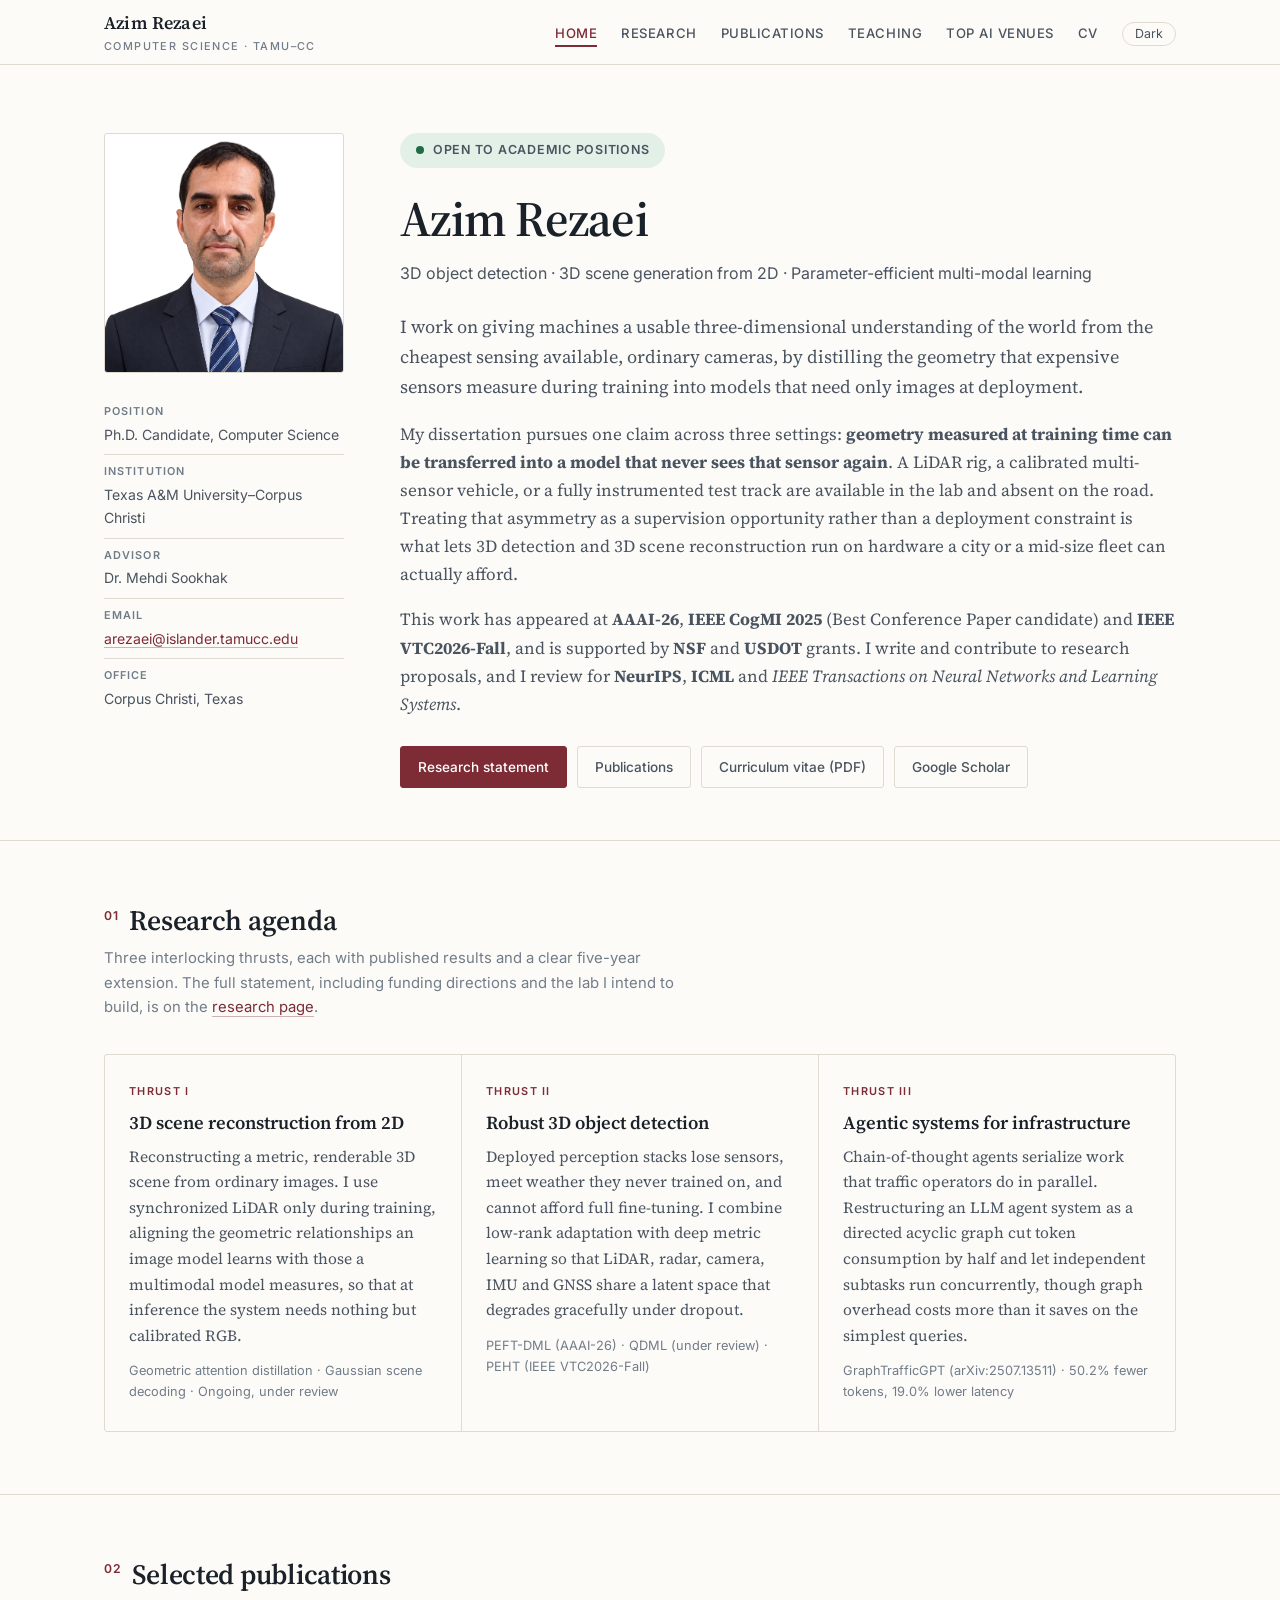
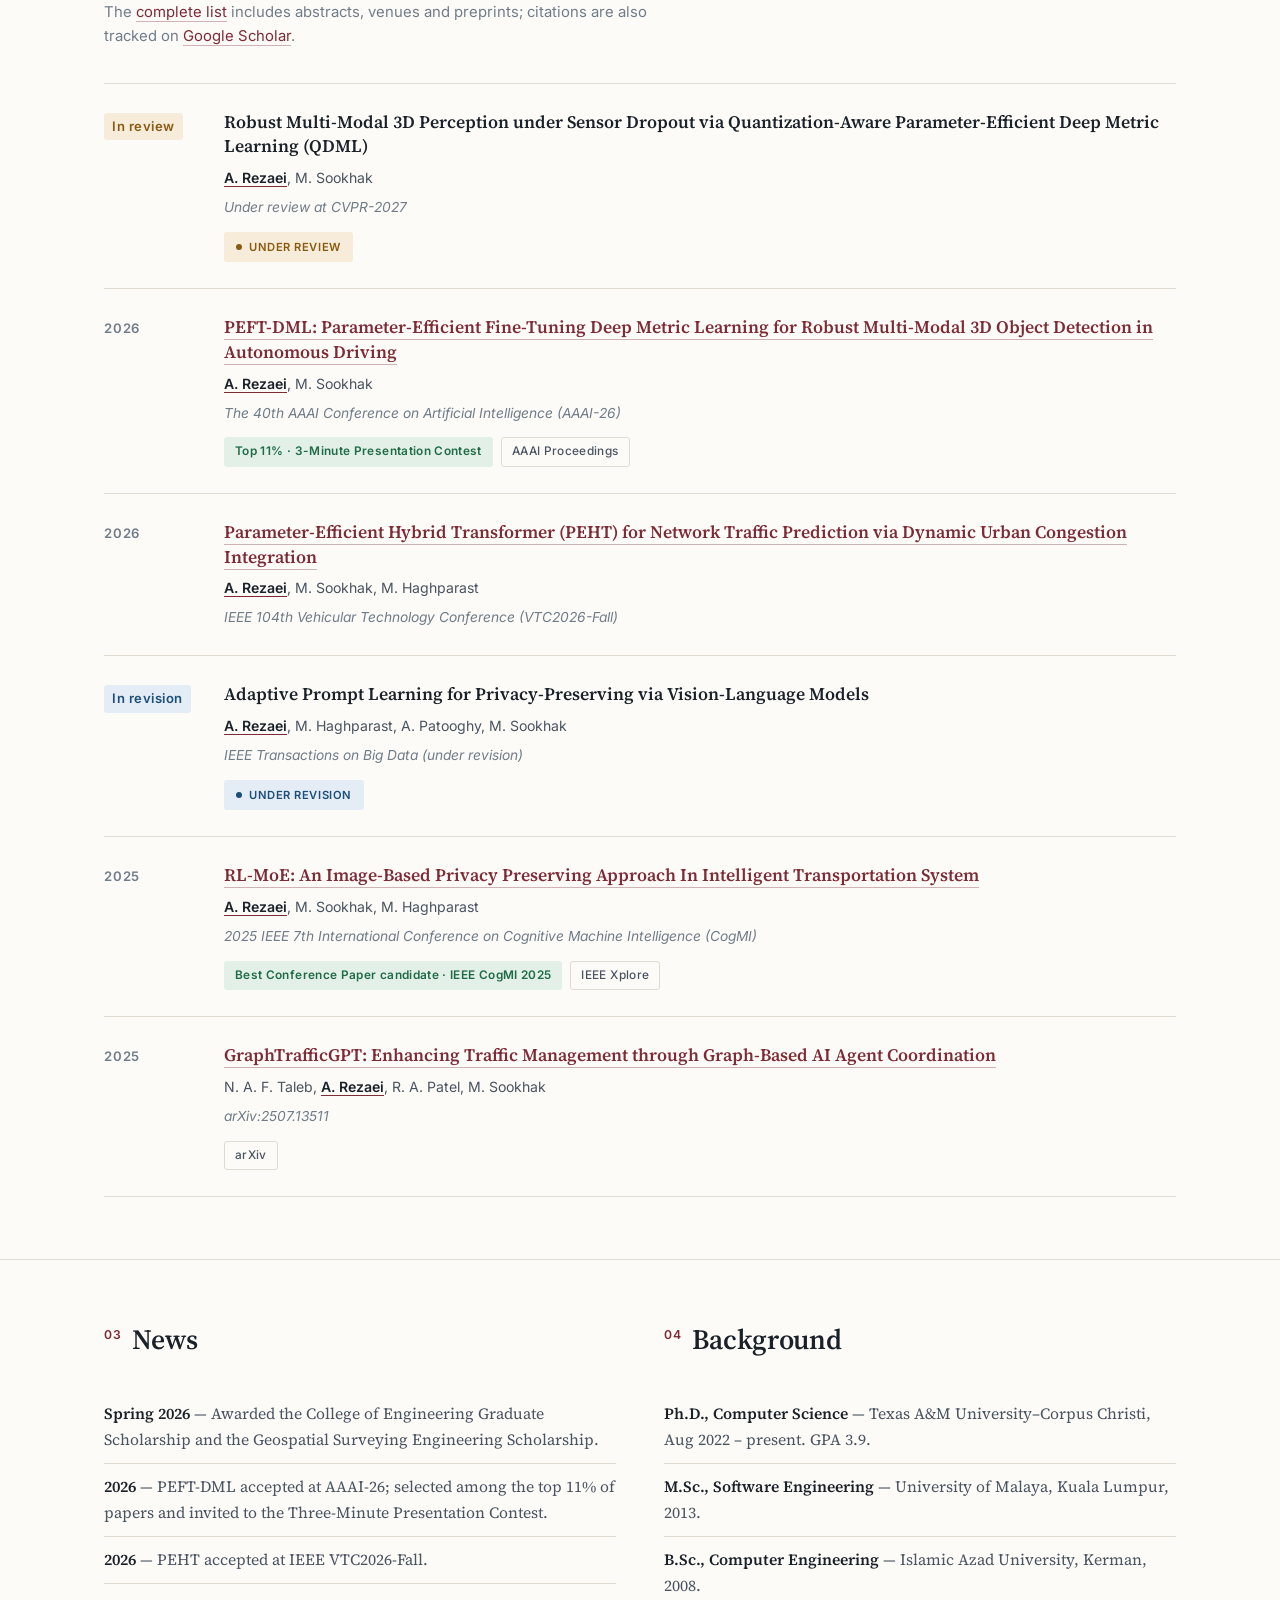
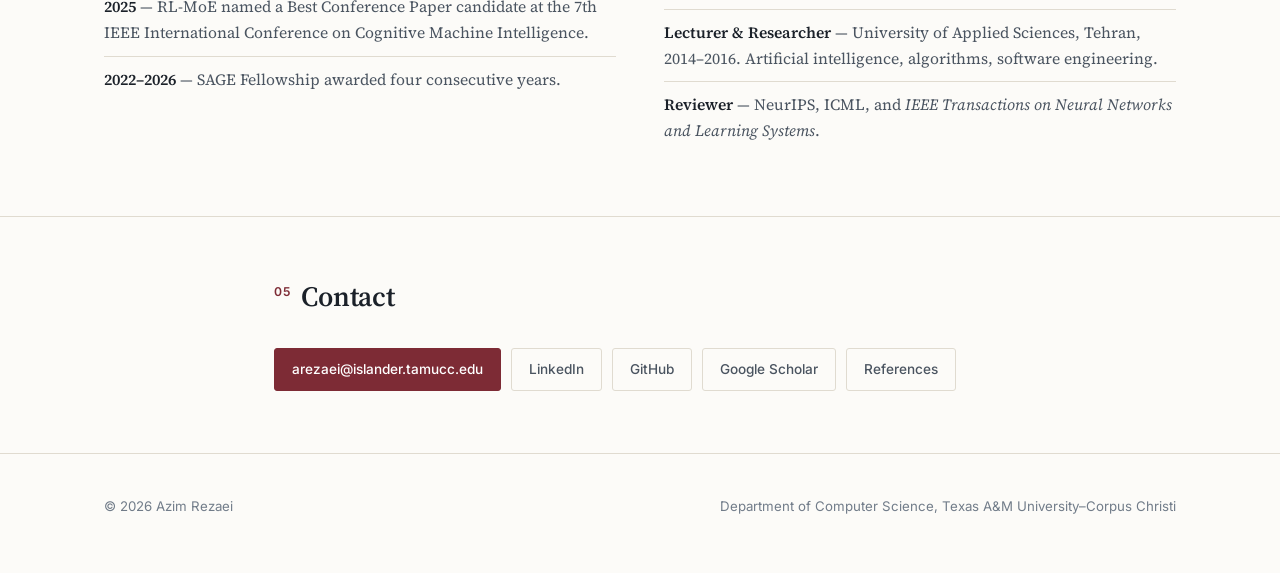
<file: index.html>
<!doctype html>
<html lang="en">
<head>
<meta charset="utf-8">
<meta name="viewport" content="width=device-width,initial-scale=1">
<title>Azim Rezaei — 3D Scene Understanding and Efficient Multi-Modal Learning</title>
<meta name="description" content="Azim (Abdolazim) Rezaei is a Ph.D. candidate in Computer Science at Texas A&amp;M University–Corpus Christi working on 3D object detection, 3D scene reconstruction from 2D images, and parameter-efficient multi-modal learning. Open to academic positions.">
<link rel="preconnect" href="https://fonts.googleapis.com">
<link rel="preconnect" href="https://fonts.gstatic.com" crossorigin>
<link rel="stylesheet" href="https://fonts.googleapis.com/css2?family=Inter:wght@400;500;600&family=Source+Serif+4:ital,opsz,wght@0,8..60,400;0,8..60,600;1,8..60,400&display=swap">
<link rel="stylesheet" href="style.css">
<script>(function(){try{var t=localStorage.getItem('theme');if(t)document.documentElement.setAttribute('data-theme',t);}catch(e){}})();</script>
</head>
<body>

<header class="masthead">
  <div class="wrap">
    <a class="wordmark" href="index.html">Azim Rezaei<span>Computer Science · TAMU–CC</span></a>
    <nav>
      <ul>
        <li><a href="index.html" aria-current="page">Home</a></li>
        <li><a href="research.html">Research</a></li>
        <li><a href="publications.html">Publications</a></li>
        <li><a href="teaching.html">Teaching</a></li>
        <li><a href="conferences.html">Top AI Venues</a></li>
        <li><a href="cv.html">CV</a></li>
        <li><button class="theme-btn" id="themeBtn" type="button">Dark</button></li>
      </ul>
    </nav>
  </div>
</header>

<div class="hero">
  <div class="wrap hero-grid">
    <div>
      <img class="portrait" src="images/azim-rezaei.webp" alt="Portrait of Azim Rezaei">
      <div class="sidecard">
        <div><b>Position</b>Ph.D. Candidate, Computer Science</div>
        <div><b>Institution</b>Texas A&amp;M University–Corpus Christi</div>
        <div><b>Advisor</b>Dr. Mehdi Sookhak</div>
        <div><b>Email</b><a href="mailto:arezaei@islander.tamucc.edu">arezaei@islander.tamucc.edu</a></div>
        <div><b>Office</b>Corpus Christi, Texas</div>
      </div>
    </div>

    <div>
      <p class="availability">Open to academic positions</p>
      <h1>Azim Rezaei</h1>
      <p class="title-line">3D object detection · 3D scene generation from 2D · Parameter-efficient multi-modal learning</p>

      <p class="lede">I work on giving machines a usable three-dimensional understanding of the world from the cheapest sensing available, ordinary cameras, by distilling the geometry that expensive sensors measure during training into models that need only images at deployment.</p>

      <p>My dissertation pursues one claim across three settings: <strong>geometry measured at training time can be transferred into a model that never sees that sensor again</strong>. A LiDAR rig, a calibrated multi-sensor vehicle, or a fully instrumented test track are available in the lab and absent on the road. Treating that asymmetry as a supervision opportunity rather than a deployment constraint is what lets 3D detection and 3D scene reconstruction run on hardware a city or a mid-size fleet can actually afford.</p>

      <p>This work has appeared at <strong>AAAI-26</strong>, <strong>IEEE CogMI 2025</strong> (Best Conference Paper candidate) and <strong>IEEE VTC2026-Fall</strong>, and is supported by <strong>NSF</strong> and <strong>USDOT</strong> grants. I write and contribute to research proposals, and I review for <strong>NeurIPS</strong>, <strong>ICML</strong> and <em>IEEE Transactions on Neural Networks and Learning Systems</em>.</p>

      <div class="btns">
        <a class="btn primary" href="research.html">Research statement</a>
        <a class="btn" href="publications.html">Publications</a>
        <a class="btn" href="files/Azim_Rezaei_CV.pdf">Curriculum vitae (PDF)</a>
        <a class="btn" href="https://scholar.google.com/citations?user=DW1fpjkAAAAJ&amp;hl=en" target="_blank" rel="noopener noreferrer">Google Scholar</a>
      </div>
    </div>
  </div>
</div>

<section id="agenda">
  <div class="wrap">
    <div class="section-head">
      <h2><span class="num">01</span>Research agenda</h2>
      <p>Three interlocking thrusts, each with published results and a clear five-year extension. The full statement, including funding directions and the lab I intend to build, is on the <a href="research.html">research page</a>.</p>
    </div>

    <div class="thrusts">
      <article class="thrust">
        <span class="tag">Thrust I</span>
        <h3>3D scene reconstruction from 2D</h3>
        <p>Reconstructing a metric, renderable 3D scene from ordinary images. I use synchronized LiDAR only during training, aligning the geometric relationships an image model learns with those a multimodal model measures, so that at inference the system needs nothing but calibrated RGB.</p>
        <p class="evidence">Geometric attention distillation · Gaussian scene decoding · Ongoing, under review</p>
      </article>

      <article class="thrust">
        <span class="tag">Thrust II</span>
        <h3>Robust 3D object detection</h3>
        <p>Deployed perception stacks lose sensors, meet weather they never trained on, and cannot afford full fine-tuning. I combine low-rank adaptation with deep metric learning so that LiDAR, radar, camera, IMU and GNSS share a latent space that degrades gracefully under dropout.</p>
        <p class="evidence">PEFT-DML (AAAI-26) · QDML (under review) · PEHT (IEEE VTC2026-Fall)</p>
      </article>

      <article class="thrust">
        <span class="tag">Thrust III</span>
        <h3>Agentic systems for infrastructure</h3>
        <p>Chain-of-thought agents serialize work that traffic operators do in parallel. Restructuring an LLM agent system as a directed acyclic graph cut token consumption by half and let independent subtasks run concurrently, though graph overhead costs more than it saves on the simplest queries.</p>
        <p class="evidence">GraphTrafficGPT (arXiv:2507.13511) · 50.2% fewer tokens, 19.0% lower latency</p>
      </article>
    </div>
  </div>
</section>

<section id="selected">
  <div class="wrap">
    <div class="section-head">
      <h2><span class="num">02</span>Selected publications</h2>
      <p>The <a href="publications.html">complete list</a> includes abstracts, venues and preprints; citations are also tracked on <a href="https://scholar.google.com/citations?user=DW1fpjkAAAAJ&amp;hl=en" target="_blank" rel="noopener noreferrer">Google Scholar</a>.</p>
    </div>

    <ul class="pub-list">
      <li class="pub">
        <div class="pub-year"><span class="status-year">In review</span></div>
        <div class="pub-body">
          <h3>Robust Multi-Modal 3D Perception under Sensor Dropout via Quantization-Aware Parameter-Efficient Deep Metric Learning (QDML)</h3>
          <p class="authors"><span class="me">A. Rezaei</span>, M. Sookhak</p>
          <p class="venue">Under review at CVPR-2027</p>
          <div class="pub-links">
            <span class="chip status">Under review</span>
          </div>
        </div>
      </li>

      <li class="pub">
        <div class="pub-year">2026</div>
        <div class="pub-body">
          <h3><a href="https://ojs.aaai.org/index.php/AAAI/article/view/42270" target="_blank" rel="noopener noreferrer">PEFT-DML: Parameter-Efficient Fine-Tuning Deep Metric Learning for Robust Multi-Modal 3D Object Detection in Autonomous Driving</a></h3>
          <p class="authors"><span class="me">A. Rezaei</span>, M. Sookhak</p>
          <p class="venue">The 40th AAAI Conference on Artificial Intelligence (AAAI-26)</p>
          <div class="pub-links">
            <span class="chip badge">Top 11% · 3-Minute Presentation Contest</span>
            <a class="chip" href="https://ojs.aaai.org/index.php/AAAI/article/view/42270" target="_blank" rel="noopener noreferrer">AAAI Proceedings</a>
          </div>
        </div>
      </li>

      <li class="pub">
        <div class="pub-year">2026</div>
        <div class="pub-body">
          <h3><a href="https://arxiv.org/abs/2606.28274" target="_blank" rel="noopener noreferrer">Parameter-Efficient Hybrid Transformer (PEHT) for Network Traffic Prediction via Dynamic Urban Congestion Integration</a></h3>
          <p class="authors"><span class="me">A. Rezaei</span>, M. Sookhak, M. Haghparast</p>
          <p class="venue">IEEE 104th Vehicular Technology Conference (VTC2026-Fall)</p>
        </div>
      </li>

      <li class="pub">
        <div class="pub-year"><span class="status-year revision">In revision</span></div>
        <div class="pub-body">
          <h3>Adaptive Prompt Learning for Privacy-Preserving via Vision-Language Models</h3>
          <p class="authors"><span class="me">A. Rezaei</span>, M. Haghparast, A. Patooghy, M. Sookhak</p>
          <p class="venue">IEEE Transactions on Big Data (under revision)</p>
          <div class="pub-links">
            <span class="chip status revision">Under revision</span>
          </div>
        </div>
      </li>

      <li class="pub">
        <div class="pub-year">2025</div>
        <div class="pub-body">
          <h3><a href="https://ieeexplore.ieee.org/abstract/document/11417039" target="_blank" rel="noopener noreferrer">RL-MoE: An Image-Based Privacy Preserving Approach In Intelligent Transportation System</a></h3>
          <p class="authors"><span class="me">A. Rezaei</span>, M. Sookhak, M. Haghparast</p>
          <p class="venue">2025 IEEE 7th International Conference on Cognitive Machine Intelligence (CogMI)</p>
          <div class="pub-links">
            <span class="chip badge">Best Conference Paper candidate · IEEE CogMI 2025</span>
            <a class="chip" href="https://ieeexplore.ieee.org/abstract/document/11417039" target="_blank" rel="noopener noreferrer">IEEE Xplore</a>
          </div>
        </div>
      </li>

      <li class="pub">
        <div class="pub-year">2025</div>
        <div class="pub-body">
          <h3><a href="https://arxiv.org/abs/2507.13511" target="_blank" rel="noopener noreferrer">GraphTrafficGPT: Enhancing Traffic Management through Graph-Based AI Agent Coordination</a></h3>
          <p class="authors">N. A. F. Taleb, <span class="me">A. Rezaei</span>, R. A. Patel, M. Sookhak</p>
          <p class="venue">arXiv:2507.13511</p>
          <div class="pub-links">
            <a class="chip" href="https://arxiv.org/abs/2507.13511" target="_blank" rel="noopener noreferrer">arXiv</a>
          </div>
        </div>
      </li>

    </ul>
  </div>
</section>

<section id="news">
  <div class="wrap cols">
    <div>
      <div class="section-head">
        <h2><span class="num">03</span>News</h2>
      </div>
      <ul class="plain">
        <li><b>Spring 2026</b> — Awarded the College of Engineering Graduate Scholarship and the Geospatial Surveying Engineering Scholarship.</li>
        <li><b>2026</b> — PEFT-DML accepted at AAAI-26; selected among the top 11% of papers and invited to the Three-Minute Presentation Contest.</li>
        <li><b>2026</b> — PEHT accepted at IEEE VTC2026-Fall.</li>
        <li><b>2025</b> — RL-MoE named a Best Conference Paper candidate at the 7th IEEE International Conference on Cognitive Machine Intelligence.</li>
        <li><b>2022–2026</b> — SAGE Fellowship awarded four consecutive years.</li>
      </ul>
    </div>

    <div>
      <div class="section-head">
        <h2><span class="num">04</span>Background</h2>
      </div>
      <ul class="plain">
        <li><b>Ph.D., Computer Science</b> — Texas A&amp;M University–Corpus Christi, Aug 2022 – present. GPA 3.9.</li>
        <li><b>M.Sc., Software Engineering</b> — University of Malaya, Kuala Lumpur, 2013.</li>
        <li><b>B.Sc., Computer Engineering</b> — Islamic Azad University, Kerman, 2008.</li>
        <li><b>Lecturer &amp; Researcher</b> — University of Applied Sciences, Tehran, 2014–2016. Artificial intelligence, algorithms, software engineering.</li>
        <li><b>Reviewer</b> — NeurIPS, ICML, and <em>IEEE Transactions on Neural Networks and Learning Systems</em>.</li>
      </ul>
    </div>
  </div>
</section>

<section id="contact">
  <div class="wrap narrow">
    <div class="section-head">
      <h2><span class="num">05</span>Contact</h2>
    </div>
    <div class="btns" style="margin-top:0">
      <a class="btn primary" href="mailto:arezaei@islander.tamucc.edu">arezaei@islander.tamucc.edu</a>
      <a class="btn" href="https://www.linkedin.com/in/azimrez/" target="_blank" rel="noopener noreferrer">LinkedIn</a>
      <a class="btn" href="https://github.com/azim015" target="_blank" rel="noopener noreferrer">GitHub</a>
      <a class="btn" href="https://scholar.google.com/citations?user=DW1fpjkAAAAJ&amp;hl=en" target="_blank" rel="noopener noreferrer">Google Scholar</a>
      <a class="btn" href="cv.html#references">References</a>
    </div>
  </div>
</section>

<footer>
  <div class="wrap">
    <span>© <span id="y"></span> Azim Rezaei</span>
    <span>Department of Computer Science, Texas A&amp;M University–Corpus Christi</span>
  </div>
</footer>

<script src="site.js"></script>
</body>
</html>
</file>
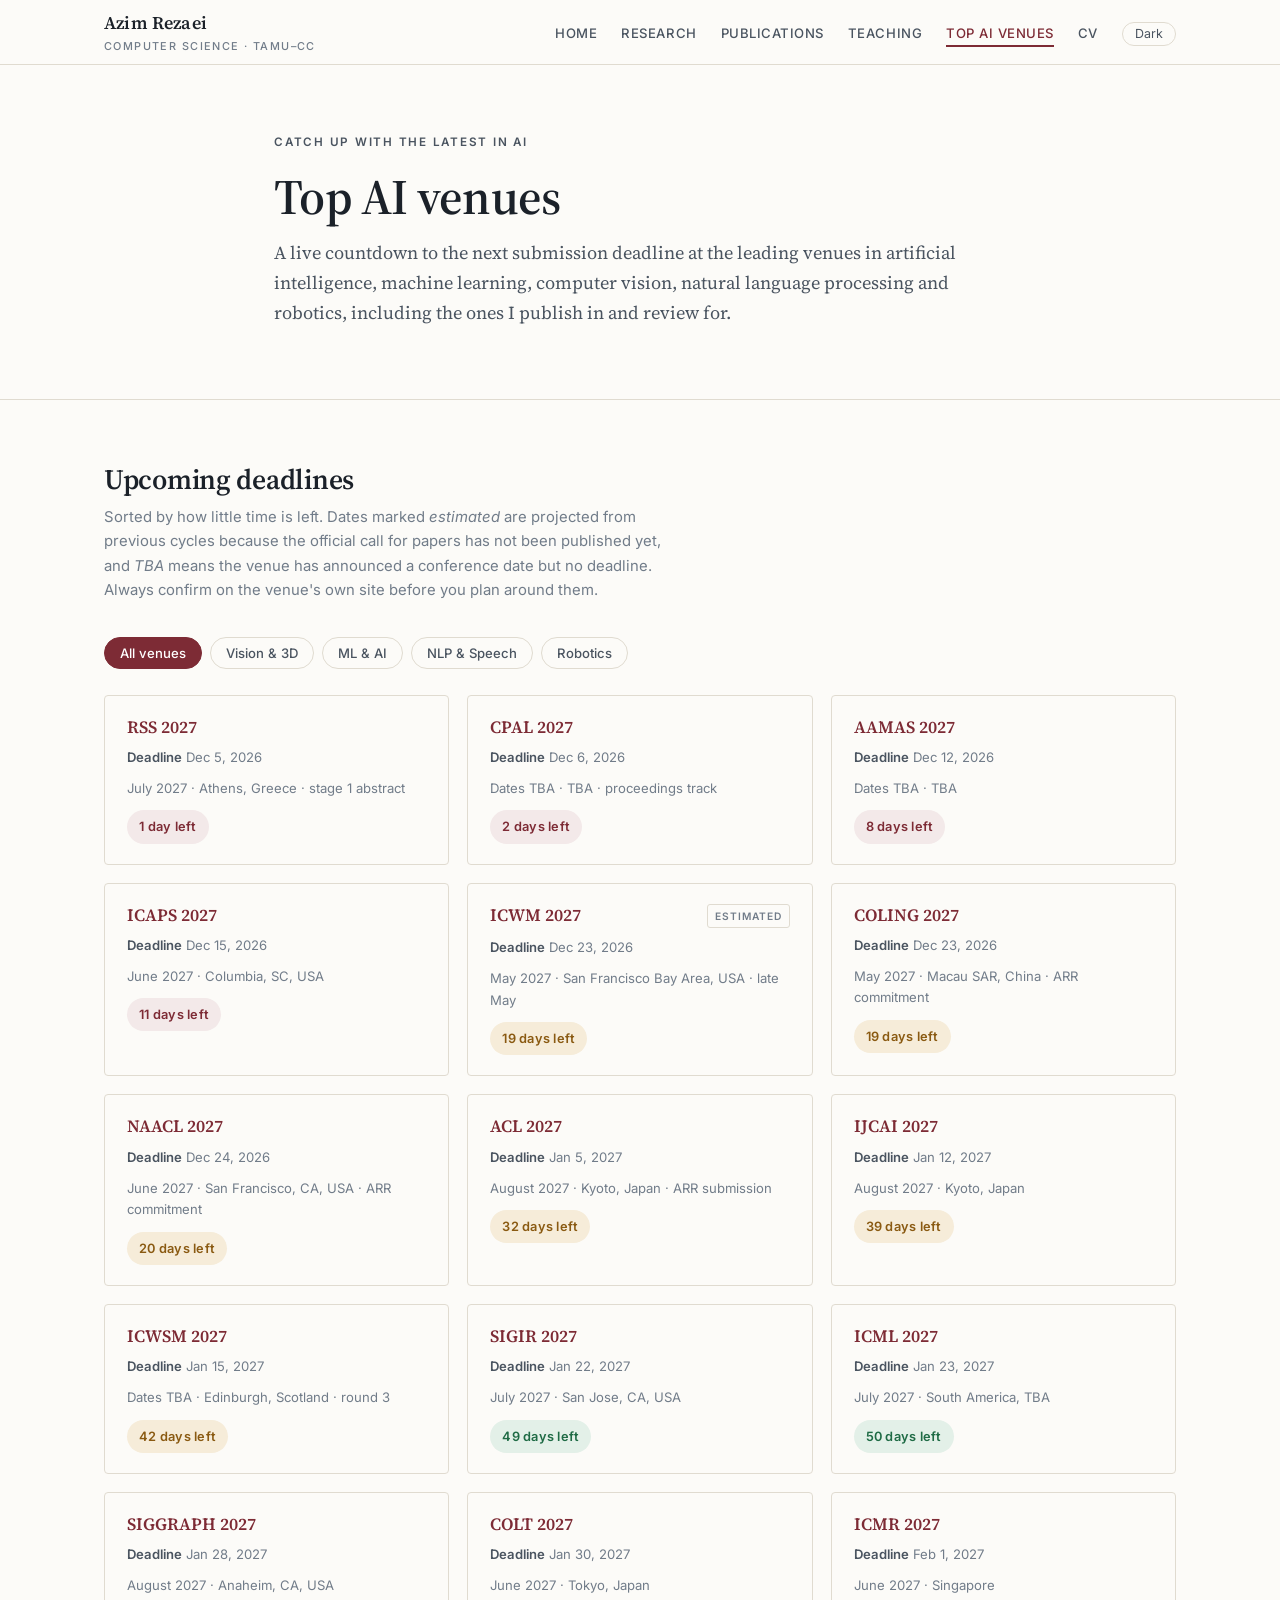
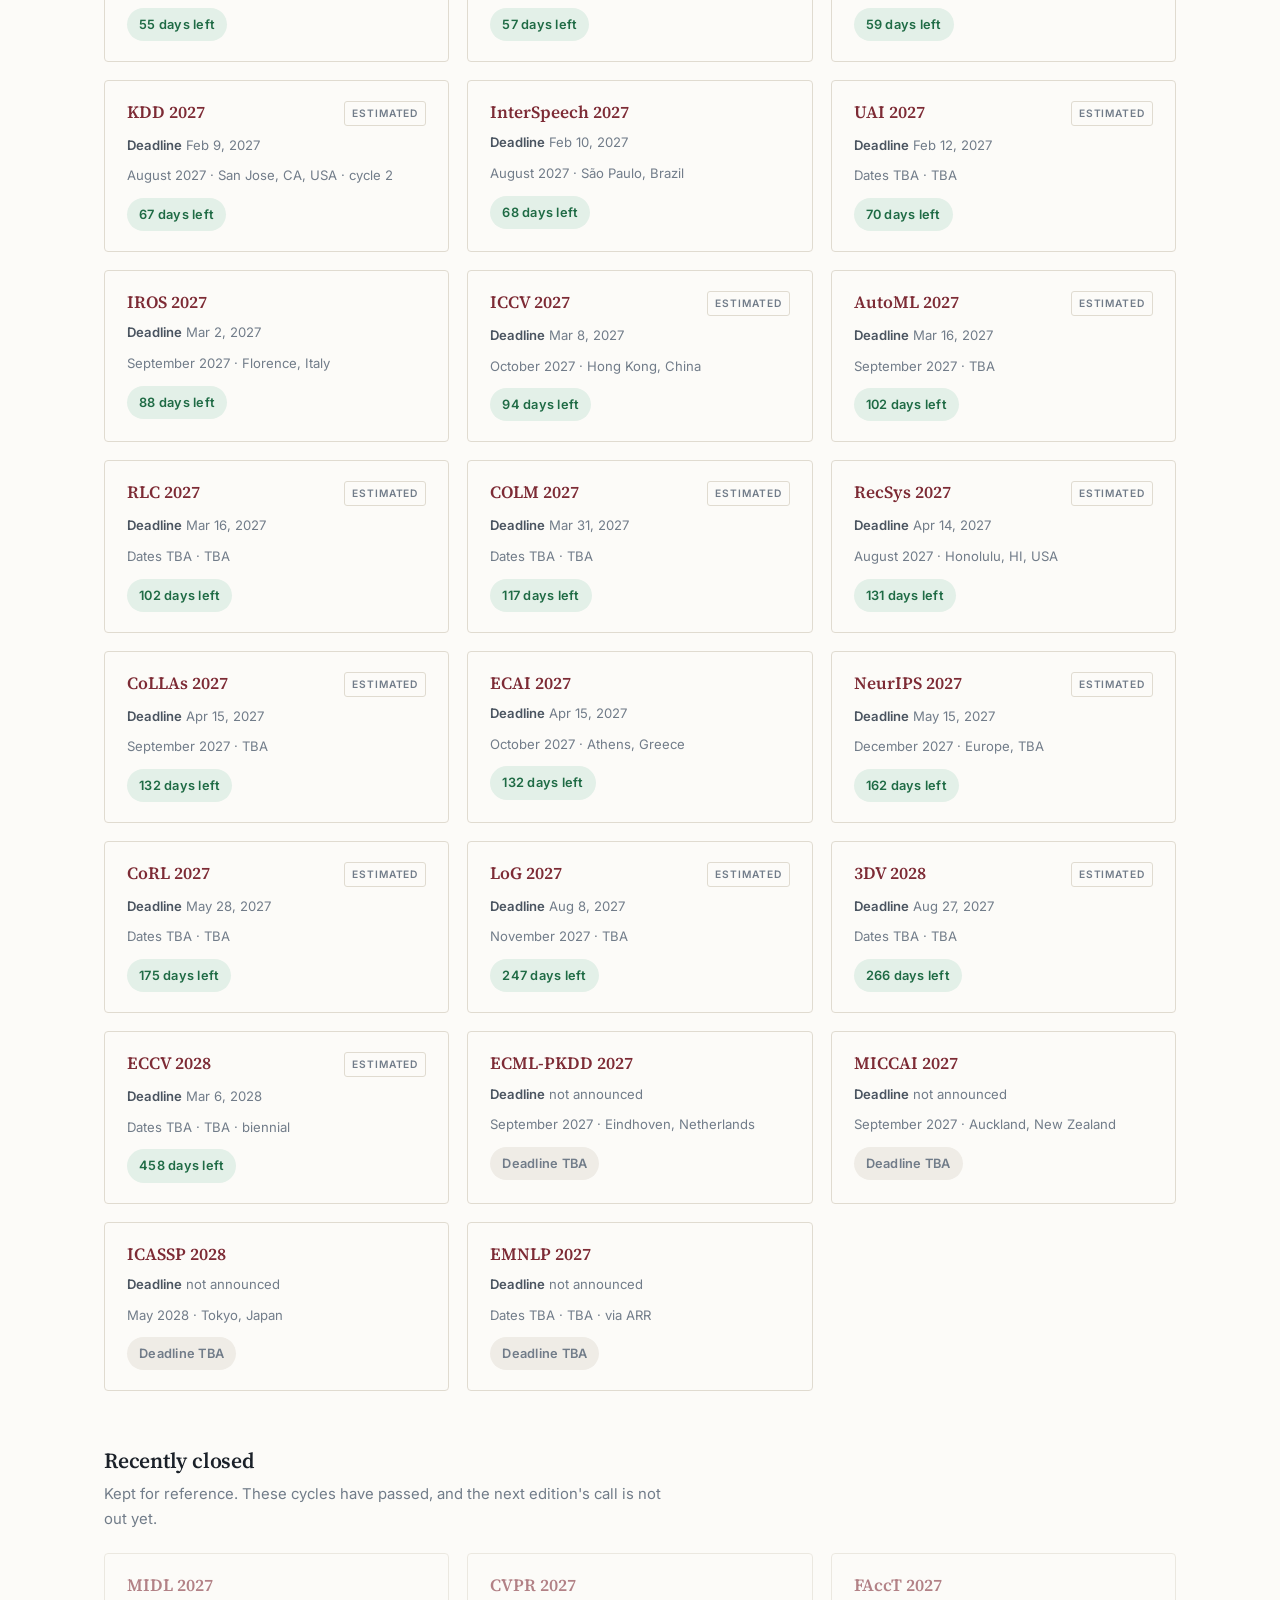
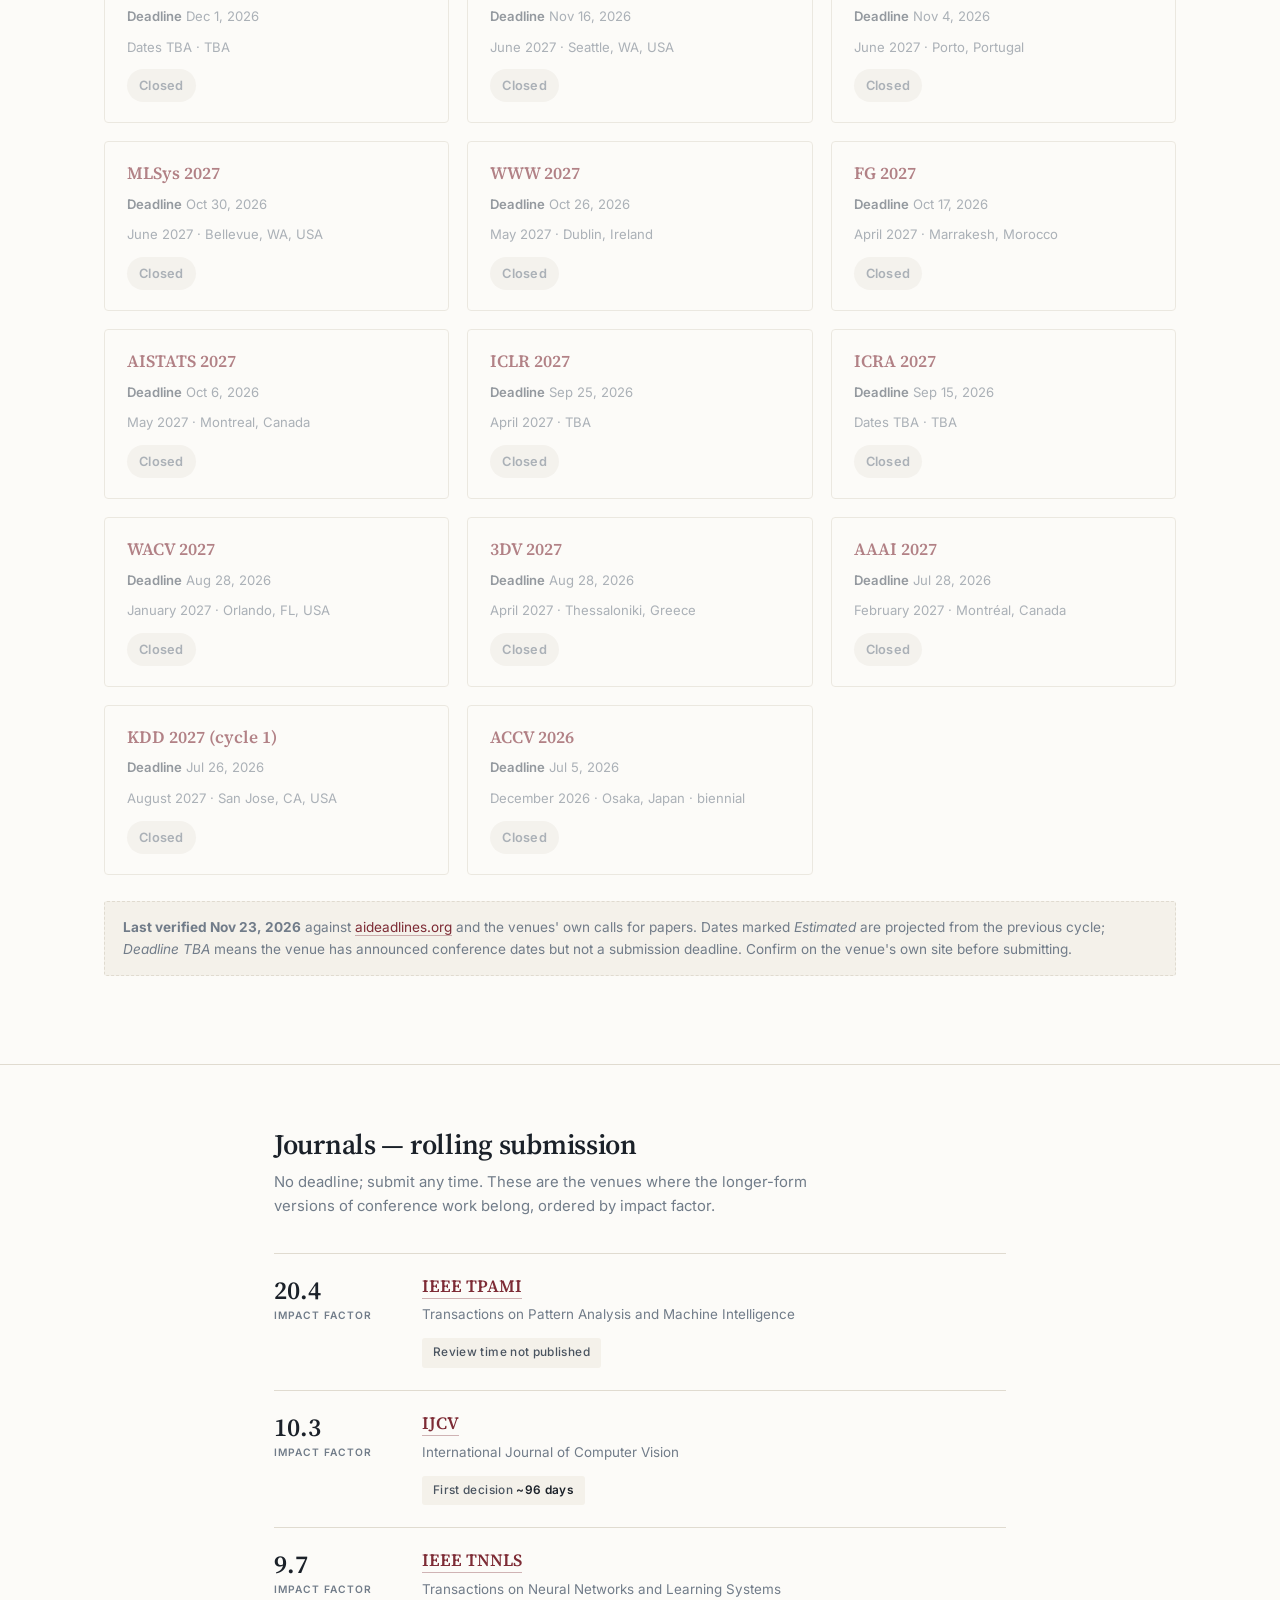
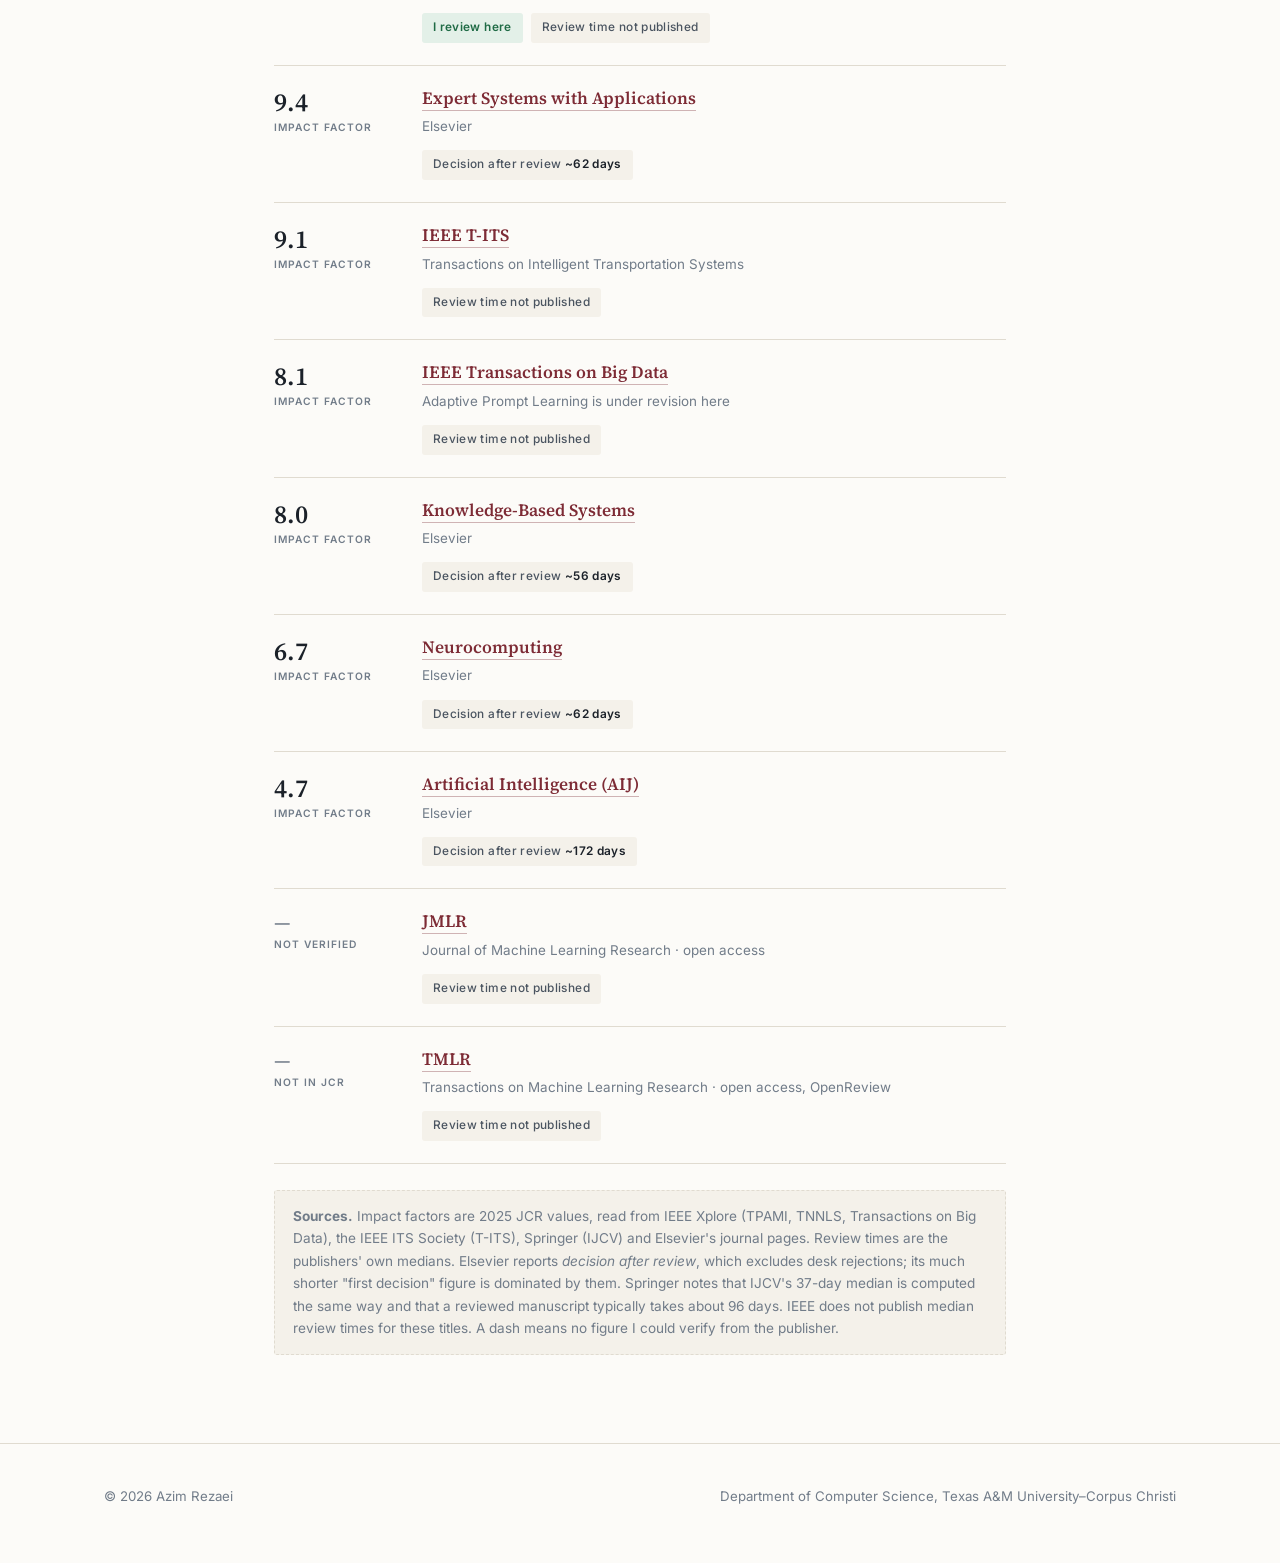
<file: conferences.html>
<!doctype html>
<html lang="en">
<head>
<meta charset="utf-8">
<meta name="viewport" content="width=device-width,initial-scale=1">
<title>Top AI Venues — Azim Rezaei</title>
<meta name="description" content="A live countdown to submission deadlines at the leading AI, machine learning, computer vision, NLP and robotics conferences, plus rolling-submission journals.">
<link rel="preconnect" href="https://fonts.googleapis.com">
<link rel="preconnect" href="https://fonts.gstatic.com" crossorigin>
<link rel="stylesheet" href="https://fonts.googleapis.com/css2?family=Inter:wght@400;500;600&family=Source+Serif+4:ital,opsz,wght@0,8..60,400;0,8..60,600;1,8..60,400&display=swap">
<link rel="stylesheet" href="style.css">
<script>(function(){try{var t=localStorage.getItem('theme');if(t)document.documentElement.setAttribute('data-theme',t);}catch(e){}})();</script>
</head>
<body>

<header class="masthead">
  <div class="wrap">
    <a class="wordmark" href="index.html">Azim Rezaei<span>Computer Science · TAMU–CC</span></a>
    <nav>
      <ul>
        <li><a href="index.html">Home</a></li>
        <li><a href="research.html">Research</a></li>
        <li><a href="publications.html">Publications</a></li>
        <li><a href="teaching.html">Teaching</a></li>
        <li><a href="conferences.html" aria-current="page">Top AI Venues</a></li>
        <li><a href="cv.html">CV</a></li>
        <li><button class="theme-btn" id="themeBtn" type="button">Dark</button></li>
      </ul>
    </nav>
  </div>
</header>

<div class="hero">
  <div class="wrap narrow">
    <p class="eyebrow">Catch up with the latest in AI</p>
    <h1>Top AI venues</h1>
    <p class="lede">A live countdown to the next submission deadline at the leading venues in artificial intelligence, machine learning, computer vision, natural language processing and robotics, including the ones I publish in and review for.</p>
  </div>
</div>

<section>
  <div class="wrap">
    <div class="section-head">
      <h2>Upcoming deadlines</h2>
      <p>Sorted by how little time is left. Dates marked <em>estimated</em> are projected from previous cycles because the official call for papers has not been published yet, and <em>TBA</em> means the venue has announced a conference date but no deadline. Always confirm on the venue's own site before you plan around them.</p>
    </div>

    <div class="conf-filters" id="filters"></div>
    <div class="deadline-grid" id="upcoming"></div>

    <div class="section-head" style="margin:56px 0 22px">
      <h2 style="font-size:1.35rem">Recently closed</h2>
      <p>Kept for reference. These cycles have passed, and the next edition's call is not out yet.</p>
    </div>
    <div class="deadline-grid" id="closed"></div>

    <div class="note" id="verified"></div>
  </div>
</section>

<section>
  <div class="wrap narrow">
    <div class="section-head">
      <h2>Journals — rolling submission</h2>
      <p>No deadline; submit any time. These are the venues where the longer-form versions of conference work belong, ordered by impact factor.</p>
    </div>

    <ul class="entries journals">
      <li class="entry">
        <div class="entry-meta jmetric"><span class="if">20.4</span><span class="lab">Impact factor</span></div>
        <div>
          <h3><a href="https://ieeexplore.ieee.org/xpl/RecentIssue.jsp?punumber=34" target="_blank" rel="noopener noreferrer">IEEE TPAMI</a></h3>
          <p class="full">Transactions on Pattern Analysis and Machine Intelligence</p>
          <div class="pub-links"><span class="chip metric">Review time not published</span></div>
        </div>
      </li>

      <li class="entry">
        <div class="entry-meta jmetric"><span class="if">10.3</span><span class="lab">Impact factor</span></div>
        <div>
          <h3><a href="https://link.springer.com/journal/11263" target="_blank" rel="noopener noreferrer">IJCV</a></h3>
          <p class="full">International Journal of Computer Vision</p>
          <div class="pub-links"><span class="chip metric">First decision <b>~96 days</b></span></div>
        </div>
      </li>

      <li class="entry">
        <div class="entry-meta jmetric"><span class="if">9.7</span><span class="lab">Impact factor</span></div>
        <div>
          <h3><a href="https://ieeexplore.ieee.org/xpl/RecentIssue.jsp?punumber=5962385" target="_blank" rel="noopener noreferrer">IEEE TNNLS</a></h3>
          <p class="full">Transactions on Neural Networks and Learning Systems</p>
          <div class="pub-links">
            <span class="chip badge">I review here</span>
            <span class="chip metric">Review time not published</span>
          </div>
        </div>
      </li>

      <li class="entry">
        <div class="entry-meta jmetric"><span class="if">9.4</span><span class="lab">Impact factor</span></div>
        <div>
          <h3><a href="https://www.sciencedirect.com/journal/expert-systems-with-applications" target="_blank" rel="noopener noreferrer">Expert Systems with Applications</a></h3>
          <p class="full">Elsevier</p>
          <div class="pub-links"><span class="chip metric">Decision after review <b>~62 days</b></span></div>
        </div>
      </li>

      <li class="entry">
        <div class="entry-meta jmetric"><span class="if">9.1</span><span class="lab">Impact factor</span></div>
        <div>
          <h3><a href="https://ieee-itss.org/pub/t-its/" target="_blank" rel="noopener noreferrer">IEEE T-ITS</a></h3>
          <p class="full">Transactions on Intelligent Transportation Systems</p>
          <div class="pub-links"><span class="chip metric">Review time not published</span></div>
        </div>
      </li>

      <li class="entry">
        <div class="entry-meta jmetric"><span class="if">8.1</span><span class="lab">Impact factor</span></div>
        <div>
          <h3><a href="https://ieeexplore.ieee.org/xpl/RecentIssue.jsp?punumber=6687317" target="_blank" rel="noopener noreferrer">IEEE Transactions on Big Data</a></h3>
          <p class="full">Adaptive Prompt Learning is under revision here</p>
          <div class="pub-links"><span class="chip metric">Review time not published</span></div>
        </div>
      </li>

      <li class="entry">
        <div class="entry-meta jmetric"><span class="if">8.0</span><span class="lab">Impact factor</span></div>
        <div>
          <h3><a href="https://www.sciencedirect.com/journal/knowledge-based-systems" target="_blank" rel="noopener noreferrer">Knowledge-Based Systems</a></h3>
          <p class="full">Elsevier</p>
          <div class="pub-links"><span class="chip metric">Decision after review <b>~56 days</b></span></div>
        </div>
      </li>

      <li class="entry">
        <div class="entry-meta jmetric"><span class="if">6.7</span><span class="lab">Impact factor</span></div>
        <div>
          <h3><a href="https://www.sciencedirect.com/journal/neurocomputing" target="_blank" rel="noopener noreferrer">Neurocomputing</a></h3>
          <p class="full">Elsevier</p>
          <div class="pub-links"><span class="chip metric">Decision after review <b>~62 days</b></span></div>
        </div>
      </li>

      <li class="entry">
        <div class="entry-meta jmetric"><span class="if">4.7</span><span class="lab">Impact factor</span></div>
        <div>
          <h3><a href="https://www.sciencedirect.com/journal/artificial-intelligence" target="_blank" rel="noopener noreferrer">Artificial Intelligence (AIJ)</a></h3>
          <p class="full">Elsevier</p>
          <div class="pub-links"><span class="chip metric">Decision after review <b>~172 days</b></span></div>
        </div>
      </li>

      <li class="entry">
        <div class="entry-meta jmetric"><span class="if none">—</span><span class="lab">Not verified</span></div>
        <div>
          <h3><a href="https://www.jmlr.org/" target="_blank" rel="noopener noreferrer">JMLR</a></h3>
          <p class="full">Journal of Machine Learning Research · open access</p>
          <div class="pub-links"><span class="chip metric">Review time not published</span></div>
        </div>
      </li>

      <li class="entry">
        <div class="entry-meta jmetric"><span class="if none">—</span><span class="lab">Not in JCR</span></div>
        <div>
          <h3><a href="https://jmlr.org/tmlr/" target="_blank" rel="noopener noreferrer">TMLR</a></h3>
          <p class="full">Transactions on Machine Learning Research · open access, OpenReview</p>
          <div class="pub-links"><span class="chip metric">Review time not published</span></div>
        </div>
      </li>
    </ul>

    <div class="note">
      <strong>Sources.</strong> Impact factors are 2025 JCR values, read from IEEE Xplore
      (TPAMI, TNNLS, Transactions on Big Data), the IEEE ITS Society (T-ITS), Springer
      (IJCV) and Elsevier's journal pages. Review times are the publishers' own medians.
      Elsevier reports <em>decision after review</em>, which excludes desk rejections; its
      much shorter "first decision" figure is dominated by them. Springer notes that IJCV's
      37-day median is computed the same way and that a reviewed manuscript typically takes
      about 96 days. IEEE does not publish median review times for these titles. A dash
      means no figure I could verify from the publisher.
    </div>
  </div>
</section>

<footer>
  <div class="wrap">
    <span>© <span id="y"></span> Azim Rezaei</span>
    <span>Department of Computer Science, Texas A&amp;M University–Corpus Christi</span>
  </div>
</footer>

<script>
// Deadlines last verified 2026-10-15 against aideadlines.org and the venues' own sites.
//   confirmed: true  -> date taken from a published call for papers
//   confirmed: false -> projected from the previous cycle
//   due: null        -> venue announced conference dates but no deadline yet
var VERIFIED = "2026-11-23";

var VENUES = [
  // ---------- confirmed ----------
  // ---------- added 2026-11-23 from the OpenReview venue audit ----------
  { name: "MIDL 2027", cat: "vision", due: "2026-12-01", conf: null,
    where: "TBA", confirmed: true, url: "https://www.midl.io/" },
  { name: "CPAL 2027", cat: "ml", due: "2026-12-06", conf: null,
    where: "TBA · proceedings track", confirmed: true, url: "https://cpal.cc/" },
  { name: "AAMAS 2027", cat: "ml", due: "2026-12-12", conf: null,
    where: "TBA", confirmed: true, url: "https://www.ifaamas.org/" },
  { name: "UAI 2027", cat: "ml", due: "2027-02-12", conf: null,
    where: "TBA", confirmed: false, url: "https://www.auai.org/" },
  { name: "AutoML 2027", cat: "ml", due: "2027-03-16", conf: "2027-09-01",
    where: "TBA", confirmed: false, url: "https://automl.cc/" },
  { name: "RLC 2027", cat: "ml", due: "2027-03-16", conf: null,
    where: "TBA", confirmed: false, url: "https://rl-conference.cc/" },
  { name: "COLM 2027", cat: "nlp", due: "2027-03-31", conf: null,
    where: "TBA", confirmed: false, url: "https://colmweb.org/" },
  { name: "CoLLAs 2027", cat: "ml", due: "2027-04-15", conf: "2027-09-14",
    where: "TBA", confirmed: false, url: "https://lifelong-ml.cc/" },
  { name: "LoG 2027", cat: "ml", due: "2027-08-08", conf: "2027-11-20",
    where: "TBA", confirmed: false, url: "https://logconference.org/" },
  { name: "EMNLP 2027", cat: "nlp", due: null, conf: null,
    where: "TBA · via ARR", confirmed: true, url: "https://aclanthology.org/venues/emnlp/" },

  { name: "FG 2027", cat: "vision", due: "2026-10-17", conf: "2027-04-26",
    where: "Marrakesh, Morocco", confirmed: true, url: "https://fg2027.ieee-biometrics.org/" },
  { name: "WWW 2027", cat: "ml", due: "2026-10-26", conf: "2027-05-10",
    where: "Dublin, Ireland", confirmed: true, url: "https://www2027.thewebconf.org/" },
  { name: "MLSys 2027", cat: "ml", due: "2026-10-30", conf: "2027-06-21",
    where: "Bellevue, WA, USA", confirmed: true, url: "https://mlsys.org/" },
  { name: "FAccT 2027", cat: "ml", due: "2026-11-04", conf: "2027-06-21",
    where: "Porto, Portugal", confirmed: true, url: "https://facctconference.org/" },
  { name: "CVPR 2027", cat: "vision", due: "2026-11-16", conf: "2027-06-20",
    where: "Seattle, WA, USA", confirmed: true,
    url: "https://cvpr.thecvf.com/Conferences/2027/CallForPapers" },
  { name: "ICWM 2027", cat: "vision", due: "2026-12-23", conf: "2027-05-01",
    where: "San Francisco Bay Area, USA · late May", confirmed: false,
    url: "https://icwm.cc/" },
  { name: "RSS 2027", cat: "robotics", due: "2026-12-05", conf: "2027-07-06",
    where: "Athens, Greece · stage 1 abstract", confirmed: true,
    url: "https://roboticsconference.org/" },
  { name: "ICAPS 2027", cat: "ml", due: "2026-12-15", conf: "2027-06-27",
    where: "Columbia, SC, USA", confirmed: true, url: "https://www.icaps-conference.org/" },
  { name: "NAACL 2027", cat: "nlp", due: "2026-12-24", conf: "2027-06-01",
    where: "San Francisco, CA, USA · ARR commitment", confirmed: true, url: "https://naacl.org/" },
  { name: "COLING 2027", cat: "nlp", due: "2026-12-23", conf: "2027-05-09",
    where: "Macau SAR, China · ARR commitment", confirmed: true,
    url: "https://2027.coling-iccl.org/" },
  { name: "ACL 2027", cat: "nlp", due: "2027-01-05", conf: "2027-08-17",
    where: "Kyoto, Japan · ARR submission", confirmed: true, url: "https://www.aclweb.org/" },
  { name: "ICWSM 2027", cat: "ml", due: "2027-01-15", conf: null,
    where: "Edinburgh, Scotland · round 3", confirmed: true,
    url: "https://www.icwsm.org/2027/" },
  { name: "SIGIR 2027", cat: "ml", due: "2027-01-22", conf: "2027-07-18",
    where: "San Jose, CA, USA", confirmed: true, url: "https://sigir.org/" },
  { name: "ICMR 2027", cat: "vision", due: "2027-02-01", conf: "2027-06-07",
    where: "Singapore", confirmed: true, url: "https://sigmm.org/" },
  { name: "InterSpeech 2027", cat: "nlp", due: "2027-02-10", conf: "2027-08-29",
    where: "São Paulo, Brazil", confirmed: true, url: "https://www.isca-speech.org/" },
  { name: "IROS 2027", cat: "robotics", due: "2027-03-02", conf: "2027-09-26",
    where: "Florence, Italy", confirmed: true,
    url: "https://www.ieee-ras.org/conferences-workshops/financially-co-sponsored/iros" },
  { name: "ECAI 2027", cat: "ml", due: "2027-04-15", conf: "2027-10-02",
    where: "Athens, Greece", confirmed: true, url: "https://www.eurai.org/activities/ECAI_conferences" },

  // ---------- projected from previous cycles ----------
  { name: "IJCAI 2027", cat: "ml", due: "2027-01-12", conf: "2027-08-07",
    where: "Kyoto, Japan", confirmed: true, url: "https://www.ijcai.org/" },
  { name: "SIGGRAPH 2027", cat: "vision", due: "2027-01-28", conf: "2027-08-08",
    where: "Anaheim, CA, USA", confirmed: true, url: "https://www.siggraph.org/" },
  { name: "ICML 2027", cat: "ml", due: "2027-01-23", conf: "2027-07-04",
    where: "South America, TBA", confirmed: true, url: "https://icml.cc/" },
  { name: "COLT 2027", cat: "ml", due: "2027-01-30", conf: "2027-06-28",
    where: "Tokyo, Japan", confirmed: true, url: "https://learningtheory.org/" },
  { name: "KDD 2027", cat: "ml", due: "2027-02-09", conf: "2027-08-09",
    where: "San Jose, CA, USA · cycle 2", confirmed: false, url: "https://kdd.org/" },
  { name: "ICCV 2027", cat: "vision", due: "2027-03-08", conf: "2027-10-02",
    where: "Hong Kong, China", confirmed: false, url: "https://iccv.thecvf.com/" },
  { name: "RecSys 2027", cat: "ml", due: "2027-04-14", conf: "2027-08-23",
    where: "Honolulu, HI, USA", confirmed: false, url: "https://recsys.acm.org/" },
  { name: "NeurIPS 2027", cat: "ml", due: "2027-05-15", conf: "2027-12-01",
    where: "Europe, TBA", confirmed: false, url: "https://neurips.cc/" },
  { name: "CoRL 2027", cat: "robotics", due: "2027-05-28", conf: null,
    where: "TBA", confirmed: false, url: "https://www.corl.org/" },
  { name: "3DV 2028", cat: "vision", due: "2027-08-27", conf: null,
    where: "TBA", confirmed: false, url: "https://3dvconf.github.io/" },
  { name: "ECCV 2028", cat: "vision", due: "2028-03-06", conf: null,
    where: "TBA · biennial", confirmed: false, url: "https://eccv.ecva.net/" },

  // ---------- conference announced, deadline not yet set ----------
  { name: "ECML-PKDD 2027", cat: "ml", due: null, conf: "2027-09-20",
    where: "Eindhoven, Netherlands", confirmed: true, url: "https://ecmlpkdd.org/" },
  { name: "MICCAI 2027", cat: "vision", due: null, conf: "2027-09-26",
    where: "Auckland, New Zealand", confirmed: true, url: "http://www.miccai.org/" },
  { name: "ICASSP 2028", cat: "nlp", due: null, conf: "2028-05-28",
    where: "Tokyo, Japan", confirmed: true, url: "https://signalprocessingsociety.org/" },

  // ---------- closed cycles, kept for reference ----------
  { name: "AISTATS 2027", cat: "ml", due: "2026-10-06", conf: "2027-05-03",
    where: "Montreal, Canada", confirmed: true, url: "https://aistats.org/" },
  { name: "ACCV 2026", cat: "vision", due: "2026-07-05", conf: "2026-12-14",
    where: "Osaka, Japan · biennial", confirmed: true, url: "https://accv2026.org/" },
  { name: "KDD 2027 (cycle 1)", cat: "ml", due: "2026-07-26", conf: "2027-08-09",
    where: "San Jose, CA, USA", confirmed: true, url: "https://kdd.org/" },
  { name: "AAAI 2027", cat: "ml", due: "2026-07-28", conf: "2027-02-01",
    where: "Montréal, Canada", confirmed: true, url: "https://aaai.org/conference/aaai/" },
  { name: "WACV 2027", cat: "vision", due: "2026-08-28", conf: "2027-01-04",
    where: "Orlando, FL, USA", confirmed: true,
    url: "https://wacv.thecvf.com/Conferences/2027/Dates" },
  { name: "3DV 2027", cat: "vision", due: "2026-08-28", conf: "2027-04-06",
    where: "Thessaloniki, Greece", confirmed: true, url: "https://3dvconf.github.io/2027/" },
  { name: "ICRA 2027", cat: "robotics", due: "2026-09-15", conf: null,
    where: "TBA", confirmed: true,
    url: "https://www.ieee-ras.org/conferences-workshops/fully-sponsored/icra" },
  { name: "ICLR 2027", cat: "ml", due: "2026-09-25", conf: "2027-04-26",
    where: "TBA", confirmed: true, url: "https://iclr.cc/" }
];

var FILTERS = [
  { id: "all",      label: "All venues" },
  { id: "vision",   label: "Vision & 3D" },
  { id: "ml",       label: "ML & AI" },
  { id: "nlp",      label: "NLP & Speech" },
  { id: "robotics", label: "Robotics" }
];

var active = "all";

function parseDay(s) {
  var p = s.split("-");
  return new Date(Date.UTC(+p[0], +p[1] - 1, +p[2]));
}

function daysUntil(s) {
  var now = new Date();
  var today = Date.UTC(now.getUTCFullYear(), now.getUTCMonth(), now.getUTCDate());
  return Math.round((parseDay(s).getTime() - today) / 86400000);
}

function fmt(s) {
  return parseDay(s).toLocaleDateString("en-US",
    { year: "numeric", month: "short", day: "numeric", timeZone: "UTC" });
}

function fmtMonth(s) {
  return parseDay(s).toLocaleDateString("en-US",
    { year: "numeric", month: "long", timeZone: "UTC" });
}

function countdown(days) {
  if (days === null) return { cls: "past", text: "Deadline TBA" };
  if (days < 0)      return { cls: "past", text: "Closed" };
  if (days === 0)    return { cls: "soon", text: "Due today" };
  if (days === 1)    return { cls: "soon", text: "1 day left" };
  if (days <= 14)    return { cls: "soon", text: days + " days left" };
  if (days <= 45)    return { cls: "near", text: days + " days left" };
  return { cls: "open", text: days + " days left" };
}

function card(v) {
  var days = v.due === null ? null : daysUntil(v.due);
  var c = countdown(days);
  var flag = v.confirmed ? "" : '<span class="conf-flag">Estimated</span>';
  return '<article class="conf-card' + (days !== null && days < 0 ? ' closed' : '') + '">' +
    '<div class="conf-top">' +
      '<h3><a href="' + v.url + '" target="_blank" rel="noopener noreferrer">' + v.name + '</a></h3>' +
      flag +
    '</div>' +
    '<p class="conf-dates"><b>Deadline</b> ' + (v.due === null ? "not announced" : fmt(v.due)) + '</p>' +
    '<p class="conf-dates">' + (v.conf === null ? "Dates TBA" : fmtMonth(v.conf)) + ' · ' + v.where + '</p>' +
    '<span class="countdown ' + c.cls + '">' + c.text + '</span>' +
    '</article>';
}

function render() {
  var pool = VENUES.filter(function (v) { return active === "all" || v.cat === active; });

  var dated = pool.filter(function (v) { return v.due !== null && daysUntil(v.due) >= 0; })
                  .sort(function (a, b) { return parseDay(a.due) - parseDay(b.due); });
  var tba   = pool.filter(function (v) { return v.due === null; })
                  .sort(function (a, b) {
                    if (a.conf === null) return 1;
                    if (b.conf === null) return -1;
                    return parseDay(a.conf) - parseDay(b.conf);
                  });
  var closed = pool.filter(function (v) { return v.due !== null && daysUntil(v.due) < 0; })
                   .sort(function (a, b) { return parseDay(b.due) - parseDay(a.due); });

  var upcoming = dated.concat(tba);

  document.getElementById("upcoming").innerHTML =
    upcoming.length ? upcoming.map(card).join("")
                    : '<p class="conf-dates">No open deadlines in this category.</p>';
  document.getElementById("closed").innerHTML =
    closed.length ? closed.map(card).join("")
                  : '<p class="conf-dates">Nothing closed in this category.</p>';
}

function renderFilters() {
  document.getElementById("filters").innerHTML = FILTERS.map(function (f) {
    return '<button class="filter-btn" type="button" data-id="' + f.id + '" aria-pressed="' +
      (f.id === active) + '">' + f.label + '</button>';
  }).join("");
}

document.getElementById("filters").addEventListener("click", function (e) {
  var btn = e.target.closest("button[data-id]");
  if (!btn) return;
  active = btn.getAttribute("data-id");
  renderFilters();
  render();
});

document.getElementById("verified").innerHTML =
  "<strong>Last verified " + fmt(VERIFIED) + "</strong> against " +
  '<a href="https://aideadlines.org/" target="_blank" rel="noopener noreferrer">aideadlines.org</a>' +
  " and the venues' own calls for papers. Dates marked <em>Estimated</em> are projected from " +
  "the previous cycle; <em>Deadline TBA</em> means the venue has announced conference dates " +
  "but not a submission deadline. Confirm on the venue's own site before submitting.";

renderFilters();
render();
setInterval(render, 60 * 60 * 1000);
</script>
<script src="site.js"></script>
</body>
</html>
</file>
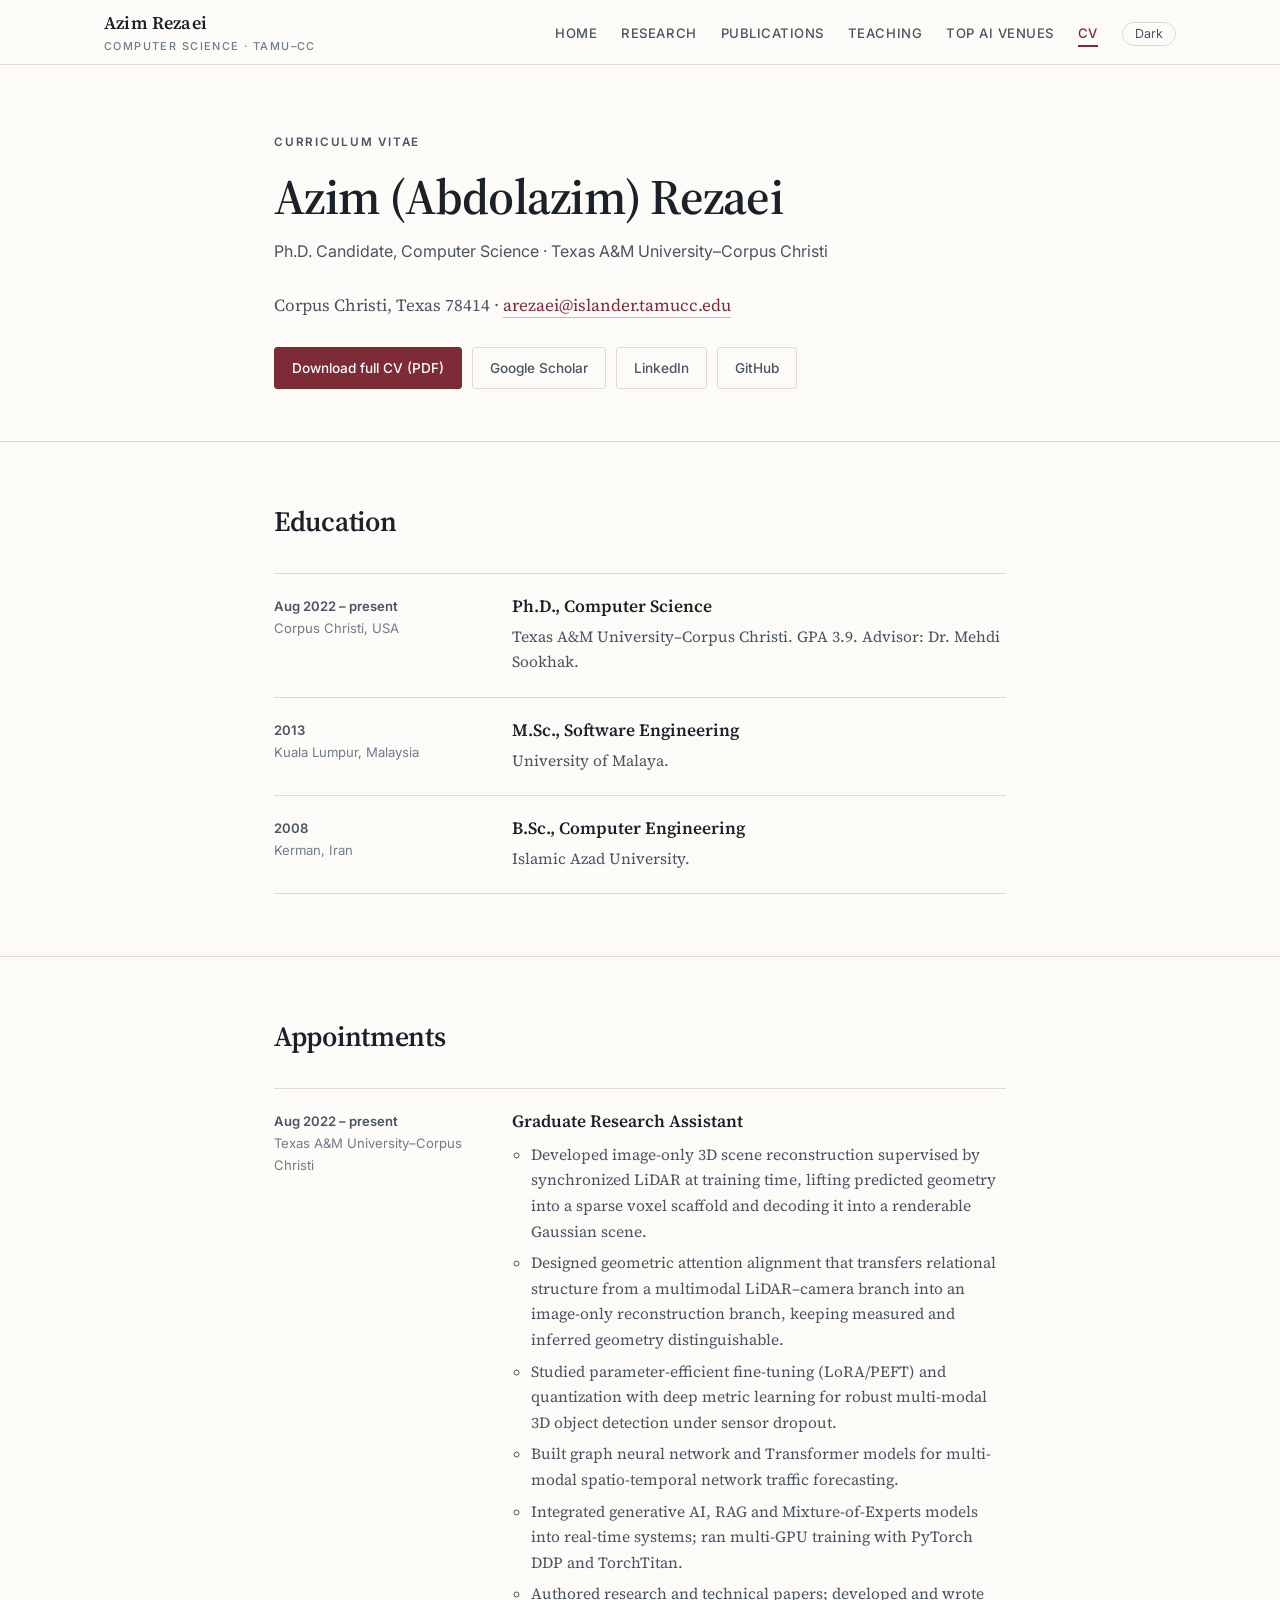
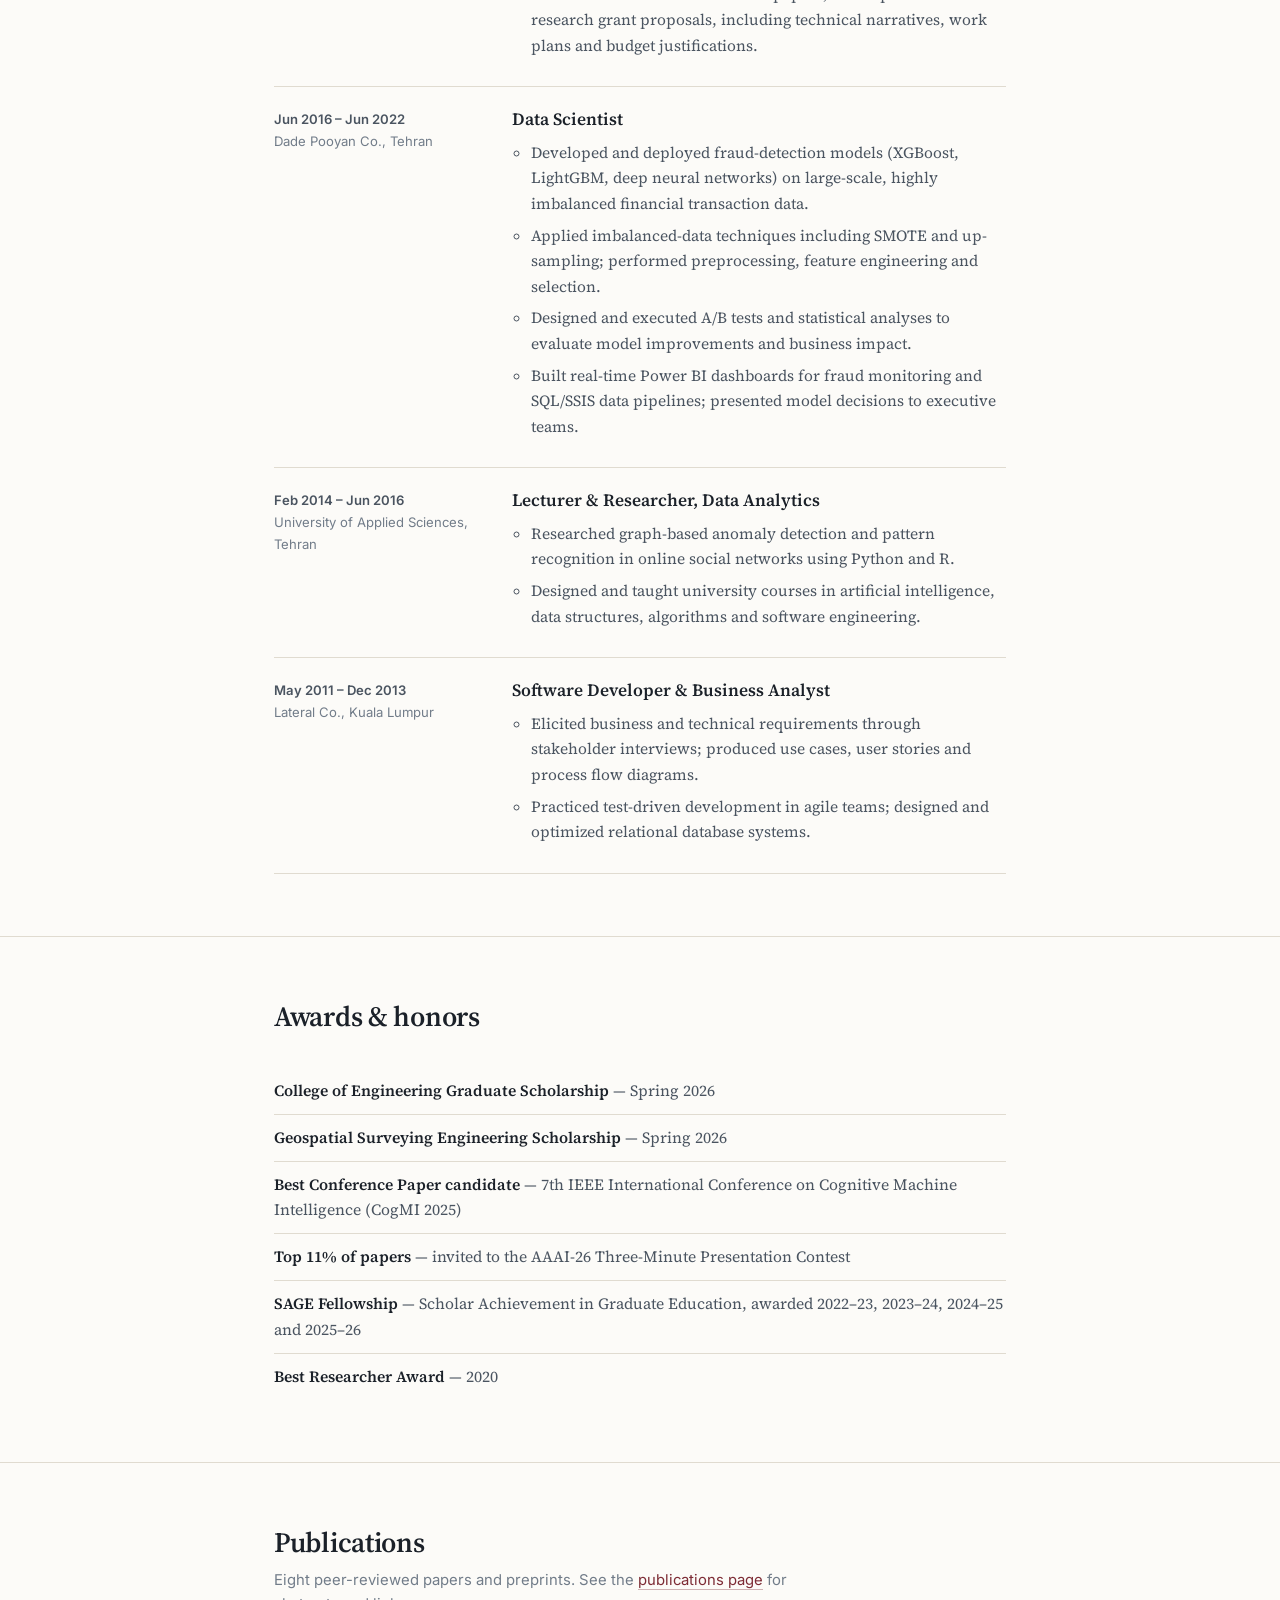
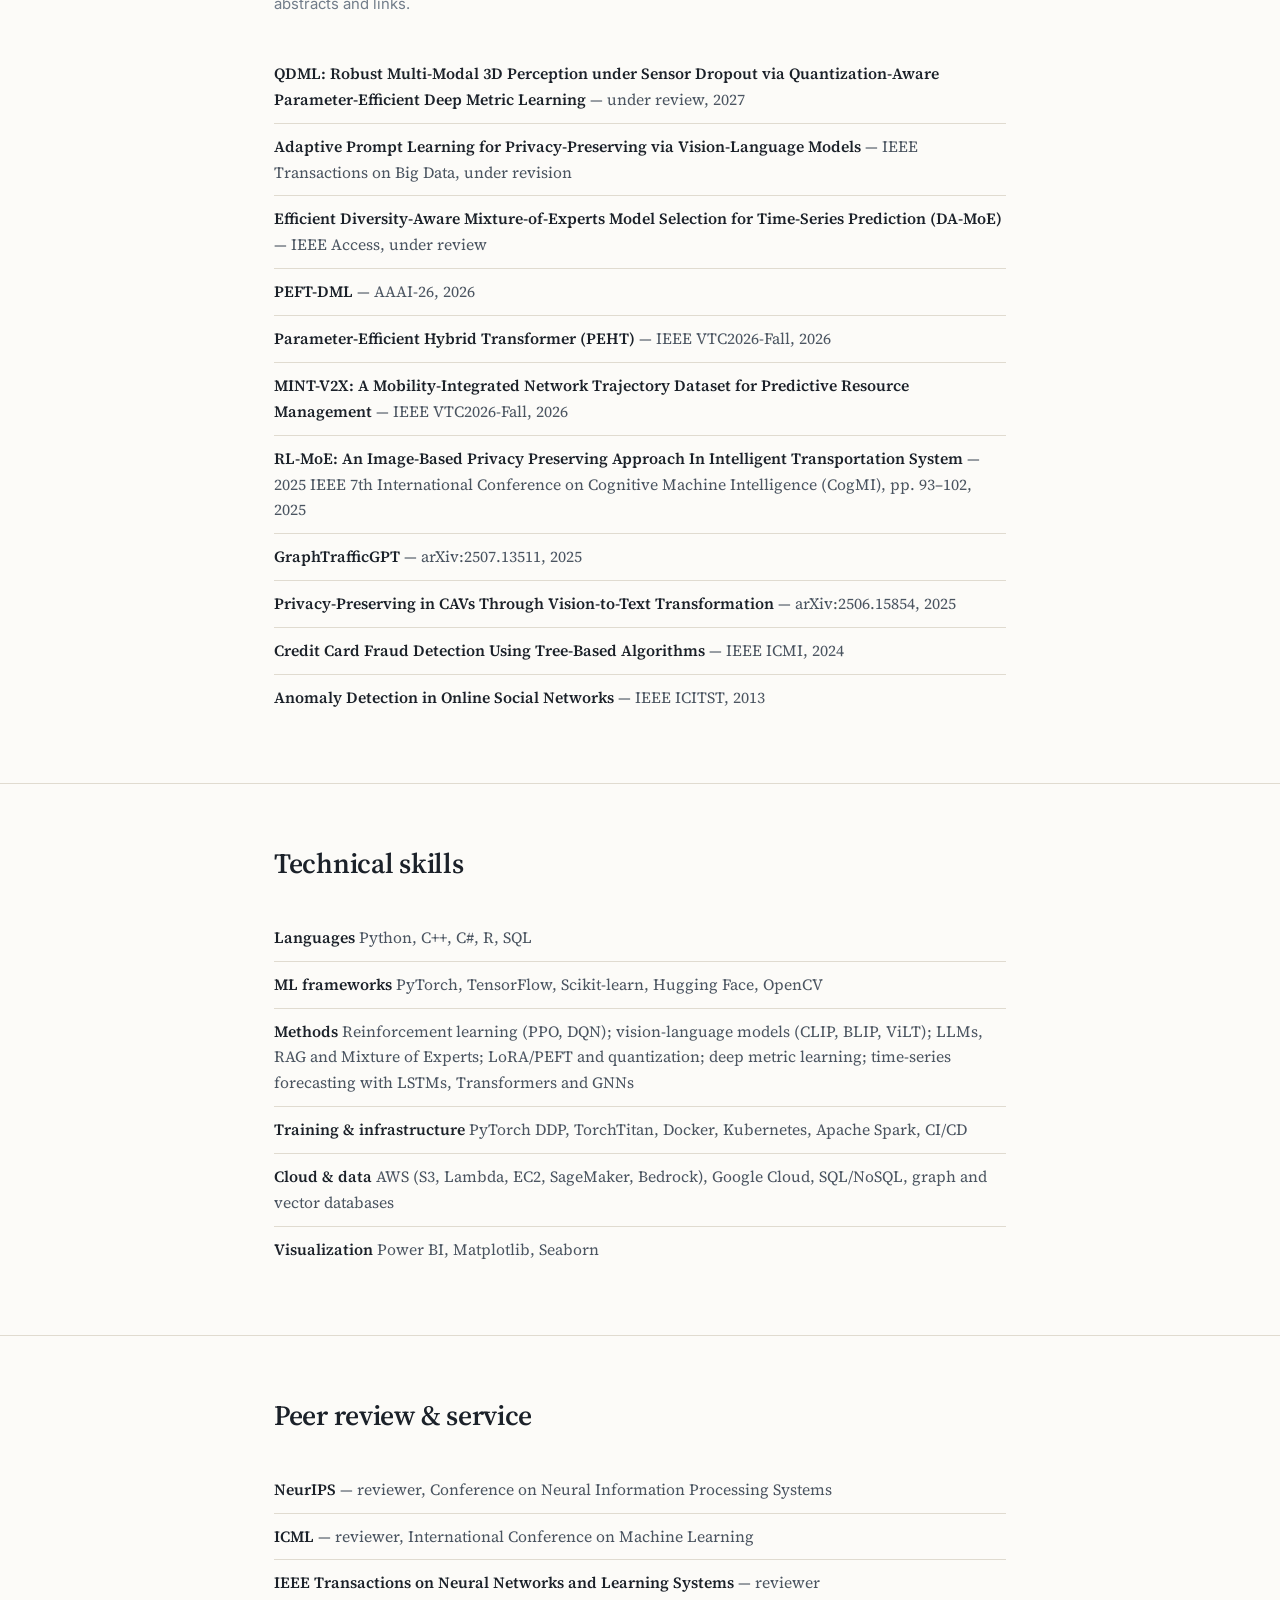
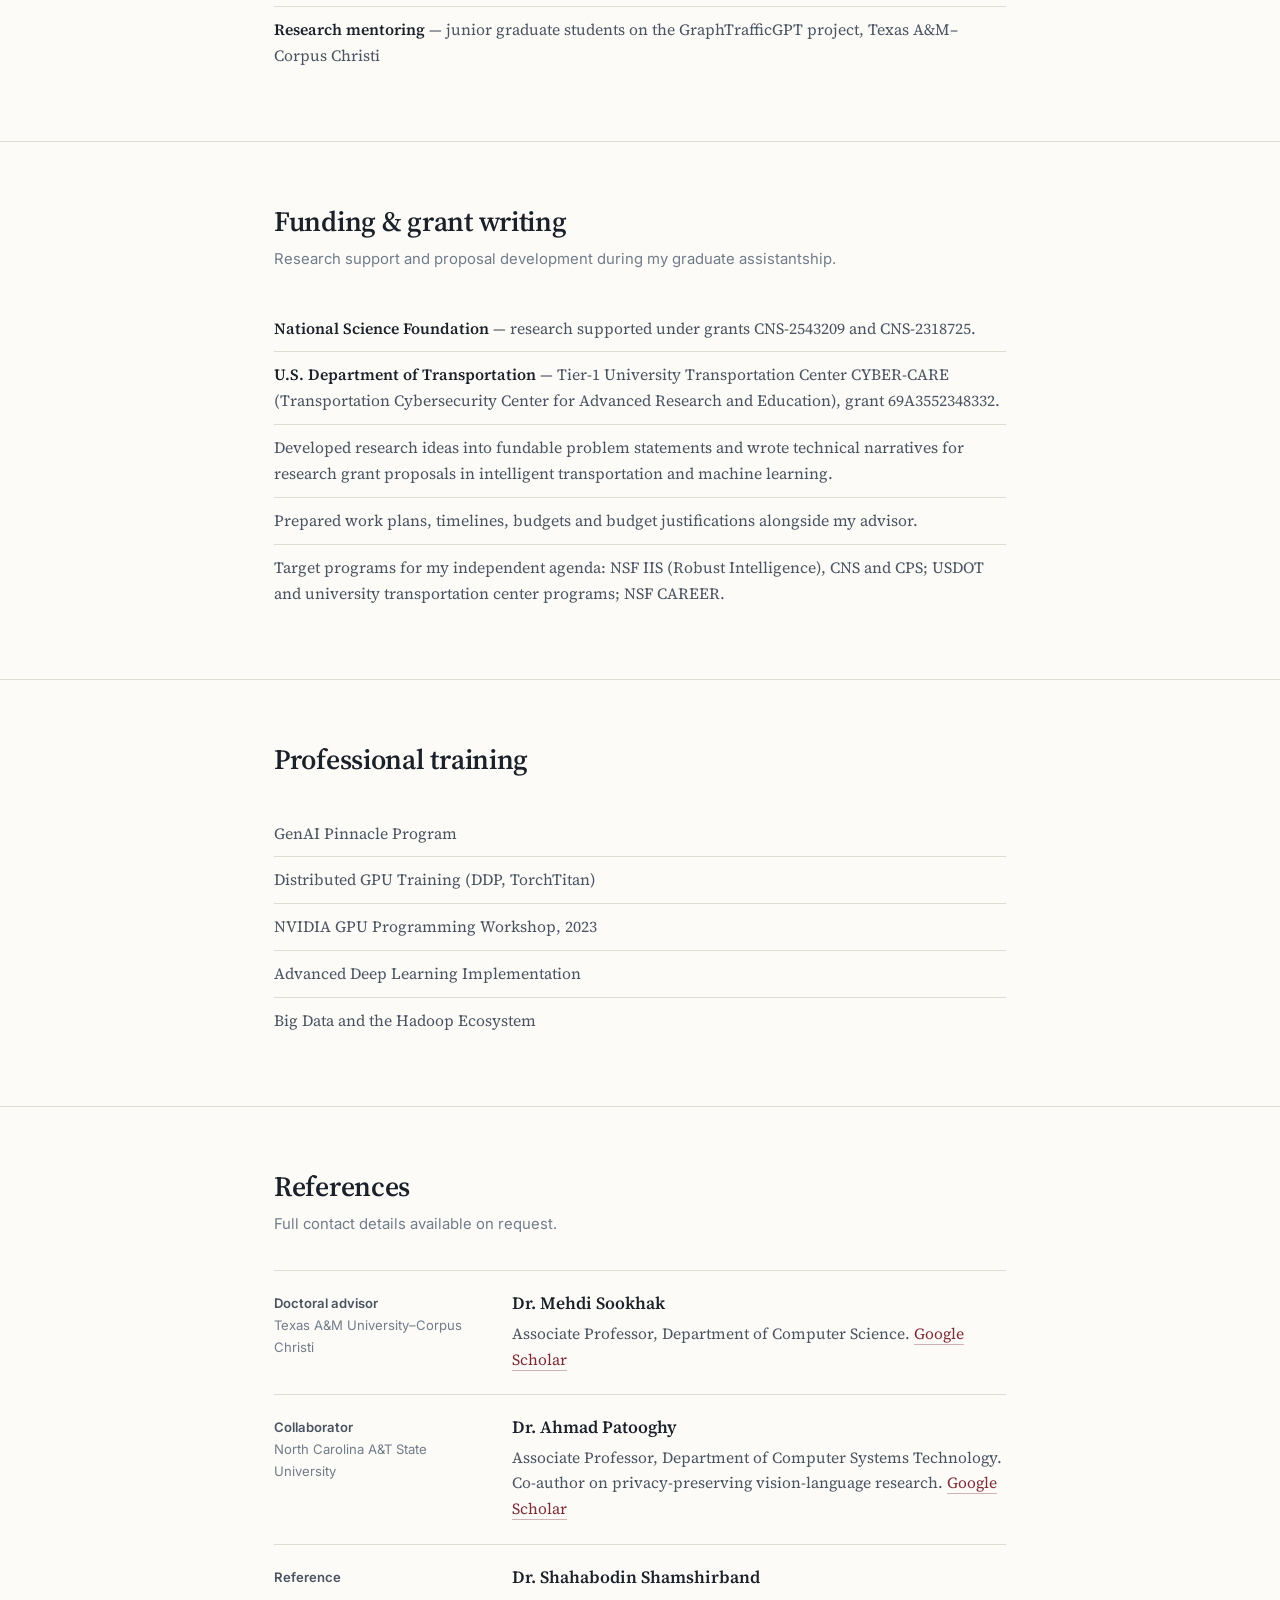
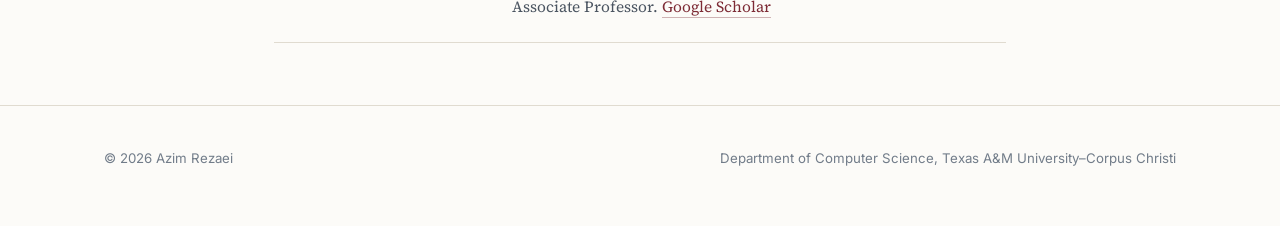
<file: cv.html>
<!doctype html>
<html lang="en">
<head>
<meta charset="utf-8">
<meta name="viewport" content="width=device-width,initial-scale=1">
<title>Curriculum Vitae — Azim Rezaei</title>
<meta name="description" content="Curriculum vitae of Azim (Abdolazim) Rezaei: education, appointments, awards, publications and technical skills.">
<link rel="preconnect" href="https://fonts.googleapis.com">
<link rel="preconnect" href="https://fonts.gstatic.com" crossorigin>
<link rel="stylesheet" href="https://fonts.googleapis.com/css2?family=Inter:wght@400;500;600&family=Source+Serif+4:ital,opsz,wght@0,8..60,400;0,8..60,600;1,8..60,400&display=swap">
<link rel="stylesheet" href="style.css">
<script>(function(){try{var t=localStorage.getItem('theme');if(t)document.documentElement.setAttribute('data-theme',t);}catch(e){}})();</script>
</head>
<body>

<header class="masthead">
  <div class="wrap">
    <a class="wordmark" href="index.html">Azim Rezaei<span>Computer Science · TAMU–CC</span></a>
    <nav>
      <ul>
        <li><a href="index.html">Home</a></li>
        <li><a href="research.html">Research</a></li>
        <li><a href="publications.html">Publications</a></li>
        <li><a href="teaching.html">Teaching</a></li>
        <li><a href="conferences.html">Top AI Venues</a></li>
        <li><a href="cv.html" aria-current="page">CV</a></li>
        <li><button class="theme-btn" id="themeBtn" type="button">Dark</button></li>
      </ul>
    </nav>
  </div>
</header>

<div class="hero">
  <div class="wrap narrow">
    <p class="eyebrow">Curriculum vitae</p>
    <h1>Azim (Abdolazim) Rezaei</h1>
    <p class="title-line">Ph.D. Candidate, Computer Science · Texas A&amp;M University–Corpus Christi</p>
    <p>Corpus Christi, Texas 78414 · <a href="mailto:arezaei@islander.tamucc.edu">arezaei@islander.tamucc.edu</a></p>
    <div class="btns">
      <a class="btn primary" href="files/Azim_Rezaei_CV.pdf">Download full CV (PDF)</a>
      <a class="btn" href="https://scholar.google.com/citations?user=DW1fpjkAAAAJ&amp;hl=en" target="_blank" rel="noopener noreferrer">Google Scholar</a>
      <a class="btn" href="https://www.linkedin.com/in/azimrez/" target="_blank" rel="noopener noreferrer">LinkedIn</a>
      <a class="btn" href="https://github.com/azim015" target="_blank" rel="noopener noreferrer">GitHub</a>
    </div>
  </div>
</div>

<section>
  <div class="wrap narrow">
    <div class="section-head"><h2>Education</h2></div>
    <ul class="entries">
      <li class="entry">
        <div class="entry-meta"><b>Aug 2022 – present</b>Corpus Christi, USA</div>
        <div>
          <h3>Ph.D., Computer Science</h3>
          <p>Texas A&amp;M University–Corpus Christi. GPA 3.9. Advisor: Dr. Mehdi Sookhak.</p>
        </div>
      </li>
      <li class="entry">
        <div class="entry-meta"><b>2013</b>Kuala Lumpur, Malaysia</div>
        <div>
          <h3>M.Sc., Software Engineering</h3>
          <p>University of Malaya.</p>
        </div>
      </li>
      <li class="entry">
        <div class="entry-meta"><b>2008</b>Kerman, Iran</div>
        <div>
          <h3>B.Sc., Computer Engineering</h3>
          <p>Islamic Azad University.</p>
        </div>
      </li>
    </ul>
  </div>
</section>

<section>
  <div class="wrap narrow">
    <div class="section-head"><h2>Appointments</h2></div>
    <ul class="entries">
      <li class="entry">
        <div class="entry-meta"><b>Aug 2022 – present</b>Texas A&amp;M University–Corpus Christi</div>
        <div>
          <h3>Graduate Research Assistant</h3>
          <ul>
            <li>Developed image-only 3D scene reconstruction supervised by synchronized LiDAR at training time, lifting predicted geometry into a sparse voxel scaffold and decoding it into a renderable Gaussian scene.</li>
            <li>Designed geometric attention alignment that transfers relational structure from a multimodal LiDAR–camera branch into an image-only reconstruction branch, keeping measured and inferred geometry distinguishable.</li>
            <li>Studied parameter-efficient fine-tuning (LoRA/PEFT) and quantization with deep metric learning for robust multi-modal 3D object detection under sensor dropout.</li>
            <li>Built graph neural network and Transformer models for multi-modal spatio-temporal network traffic forecasting.</li>
            <li>Integrated generative AI, RAG and Mixture-of-Experts models into real-time systems; ran multi-GPU training with PyTorch DDP and TorchTitan.</li>
            <li>Authored research and technical papers; developed and wrote research grant proposals, including technical narratives, work plans and budget justifications.</li>
          </ul>
        </div>
      </li>
      <li class="entry">
        <div class="entry-meta"><b>Jun 2016 – Jun 2022</b>Dade Pooyan Co., Tehran</div>
        <div>
          <h3>Data Scientist</h3>
          <ul>
            <li>Developed and deployed fraud-detection models (XGBoost, LightGBM, deep neural networks) on large-scale, highly imbalanced financial transaction data.</li>
            <li>Applied imbalanced-data techniques including SMOTE and up-sampling; performed preprocessing, feature engineering and selection.</li>
            <li>Designed and executed A/B tests and statistical analyses to evaluate model improvements and business impact.</li>
            <li>Built real-time Power BI dashboards for fraud monitoring and SQL/SSIS data pipelines; presented model decisions to executive teams.</li>
          </ul>
        </div>
      </li>
      <li class="entry">
        <div class="entry-meta"><b>Feb 2014 – Jun 2016</b>University of Applied Sciences, Tehran</div>
        <div>
          <h3>Lecturer &amp; Researcher, Data Analytics</h3>
          <ul>
            <li>Researched graph-based anomaly detection and pattern recognition in online social networks using Python and R.</li>
            <li>Designed and taught university courses in artificial intelligence, data structures, algorithms and software engineering.</li>
          </ul>
        </div>
      </li>
      <li class="entry">
        <div class="entry-meta"><b>May 2011 – Dec 2013</b>Lateral Co., Kuala Lumpur</div>
        <div>
          <h3>Software Developer &amp; Business Analyst</h3>
          <ul>
            <li>Elicited business and technical requirements through stakeholder interviews; produced use cases, user stories and process flow diagrams.</li>
            <li>Practiced test-driven development in agile teams; designed and optimized relational database systems.</li>
          </ul>
        </div>
      </li>
    </ul>
  </div>
</section>

<section>
  <div class="wrap narrow">
    <div class="section-head"><h2>Awards &amp; honors</h2></div>
    <ul class="plain">
      <li><b>College of Engineering Graduate Scholarship</b> — Spring 2026</li>
      <li><b>Geospatial Surveying Engineering Scholarship</b> — Spring 2026</li>
      <li><b>Best Conference Paper candidate</b> — 7th IEEE International Conference on Cognitive Machine Intelligence (CogMI 2025)</li>
      <li><b>Top 11% of papers</b> — invited to the AAAI-26 Three-Minute Presentation Contest</li>
      <li><b>SAGE Fellowship</b> — Scholar Achievement in Graduate Education, awarded 2022–23, 2023–24, 2024–25 and 2025–26</li>
      <li><b>Best Researcher Award</b> — 2020</li>
    </ul>
  </div>
</section>

<section>
  <div class="wrap narrow">
    <div class="section-head">
      <h2>Publications</h2>
      <p>Eight peer-reviewed papers and preprints. See the <a href="publications.html">publications page</a> for abstracts and links.</p>
    </div>
    <ul class="plain">
      <li><b>QDML: Robust Multi-Modal 3D Perception under Sensor Dropout via Quantization-Aware Parameter-Efficient Deep Metric Learning</b> — under review, 2027</li>
      <li><b>Adaptive Prompt Learning for Privacy-Preserving via Vision-Language Models</b> — IEEE Transactions on Big Data, under revision</li>
      <li><b>Efficient Diversity-Aware Mixture-of-Experts Model Selection for Time-Series Prediction (DA-MoE)</b> — IEEE Access, under review</li>
      <li><b>PEFT-DML</b> — AAAI-26, 2026</li>
      <li><b>Parameter-Efficient Hybrid Transformer (PEHT)</b> — IEEE VTC2026-Fall, 2026</li>
      <li><b>MINT-V2X: A Mobility-Integrated Network Trajectory Dataset for Predictive Resource Management</b> — IEEE VTC2026-Fall, 2026</li>
      <li><b>RL-MoE: An Image-Based Privacy Preserving Approach In Intelligent Transportation System</b> — 2025 IEEE 7th International Conference on Cognitive Machine Intelligence (CogMI), pp. 93–102, 2025</li>
      <li><b>GraphTrafficGPT</b> — arXiv:2507.13511, 2025</li>
      <li><b>Privacy-Preserving in CAVs Through Vision-to-Text Transformation</b> — arXiv:2506.15854, 2025</li>
      <li><b>Credit Card Fraud Detection Using Tree-Based Algorithms</b> — IEEE ICMI, 2024</li>
      <li><b>Anomaly Detection in Online Social Networks</b> — IEEE ICITST, 2013</li>
    </ul>
  </div>
</section>

<section>
  <div class="wrap narrow">
    <div class="section-head"><h2>Technical skills</h2></div>
    <ul class="plain">
      <li><b>Languages</b> Python, C++, C#, R, SQL</li>
      <li><b>ML frameworks</b> PyTorch, TensorFlow, Scikit-learn, Hugging Face, OpenCV</li>
      <li><b>Methods</b> Reinforcement learning (PPO, DQN); vision-language models (CLIP, BLIP, ViLT); LLMs, RAG and Mixture of Experts; LoRA/PEFT and quantization; deep metric learning; time-series forecasting with LSTMs, Transformers and GNNs</li>
      <li><b>Training &amp; infrastructure</b> PyTorch DDP, TorchTitan, Docker, Kubernetes, Apache Spark, CI/CD</li>
      <li><b>Cloud &amp; data</b> AWS (S3, Lambda, EC2, SageMaker, Bedrock), Google Cloud, SQL/NoSQL, graph and vector databases</li>
      <li><b>Visualization</b> Power BI, Matplotlib, Seaborn</li>
    </ul>
  </div>
</section>

<section>
  <div class="wrap narrow">
    <div class="section-head"><h2>Peer review &amp; service</h2></div>
    <ul class="plain">
      <li><b>NeurIPS</b> — reviewer, Conference on Neural Information Processing Systems</li>
      <li><b>ICML</b> — reviewer, International Conference on Machine Learning</li>
      <li><b>IEEE Transactions on Neural Networks and Learning Systems</b> — reviewer</li>
      <li><b>Research mentoring</b> — junior graduate students on the GraphTrafficGPT project, Texas A&amp;M–Corpus Christi</li>
    </ul>
  </div>
</section>

<section>
  <div class="wrap narrow">
    <div class="section-head">
      <h2>Funding &amp; grant writing</h2>
      <p>Research support and proposal development during my graduate assistantship.</p>
    </div>
    <ul class="plain">
      <li><b>National Science Foundation</b> — research supported under grants CNS-2543209 and CNS-2318725.</li>
      <li><b>U.S. Department of Transportation</b> — Tier-1 University Transportation Center CYBER-CARE (Transportation Cybersecurity Center for Advanced Research and Education), grant 69A3552348332.</li>
      <li>Developed research ideas into fundable problem statements and wrote technical narratives for research grant proposals in intelligent transportation and machine learning.</li>
      <li>Prepared work plans, timelines, budgets and budget justifications alongside my advisor.</li>
      <li>Target programs for my independent agenda: NSF IIS (Robust Intelligence), CNS and CPS; USDOT and university transportation center programs; NSF CAREER.</li>
    </ul>
  </div>
</section>

<section>
  <div class="wrap narrow">
    <div class="section-head"><h2>Professional training</h2></div>
    <ul class="plain">
      <li>GenAI Pinnacle Program</li>
      <li>Distributed GPU Training (DDP, TorchTitan)</li>
      <li>NVIDIA GPU Programming Workshop, 2023</li>
      <li>Advanced Deep Learning Implementation</li>
      <li>Big Data and the Hadoop Ecosystem</li>
    </ul>
  </div>
</section>

<section id="references">
  <div class="wrap narrow">
    <div class="section-head">
      <h2>References</h2>
      <p>Full contact details available on request.</p>
    </div>
    <ul class="entries">
      <li class="entry">
        <div class="entry-meta"><b>Doctoral advisor</b>Texas A&amp;M University–Corpus Christi</div>
        <div>
          <h3>Dr. Mehdi Sookhak</h3>
          <p>Associate Professor, Department of Computer Science.
            <a href="https://scholar.google.com.my/citations?user=tPq6PNYAAAAJ&amp;hl=en" target="_blank" rel="noopener noreferrer">Google Scholar</a></p>
        </div>
      </li>
      <li class="entry">
        <div class="entry-meta"><b>Collaborator</b>North Carolina A&amp;T State University</div>
        <div>
          <h3>Dr. Ahmad Patooghy</h3>
          <p>Associate Professor, Department of Computer Systems Technology. Co-author on privacy-preserving vision-language research.
            <a href="https://scholar.google.com/citations?user=OEDaCIIAAAAJ&amp;hl=en" target="_blank" rel="noopener noreferrer">Google Scholar</a></p>
        </div>
      </li>
      <li class="entry">
        <div class="entry-meta"><b>Reference</b></div>
        <div>
          <h3>Dr. Shahabodin Shamshirband</h3>
          <p>Associate Professor.
            <a href="https://scholar.google.com/citations?user=yPnZw3cAAAAJ&amp;hl=en" target="_blank" rel="noopener noreferrer">Google Scholar</a></p>
        </div>
      </li>
    </ul>
  </div>
</section>

<footer>
  <div class="wrap">
    <span>© <span id="y"></span> Azim Rezaei</span>
    <span>Department of Computer Science, Texas A&amp;M University–Corpus Christi</span>
  </div>
</footer>

<script src="site.js"></script>
</body>
</html>
</file>
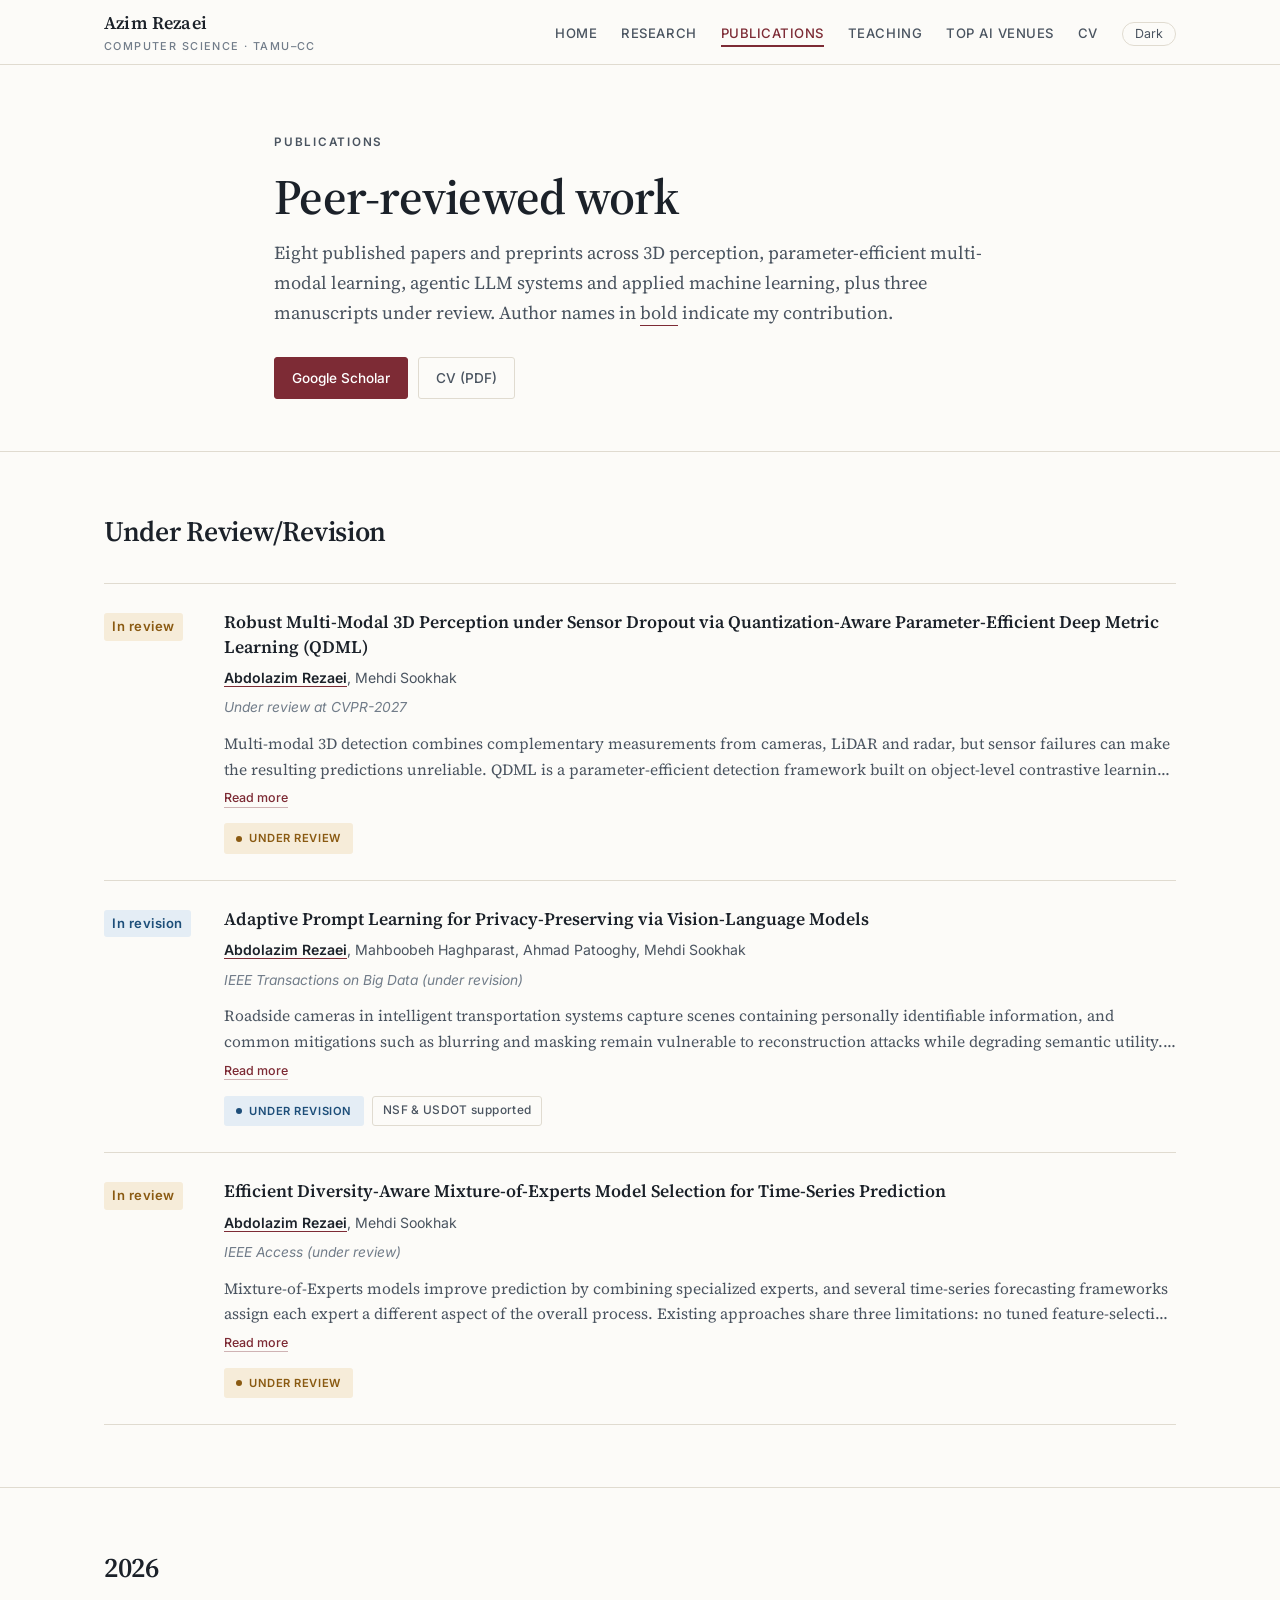
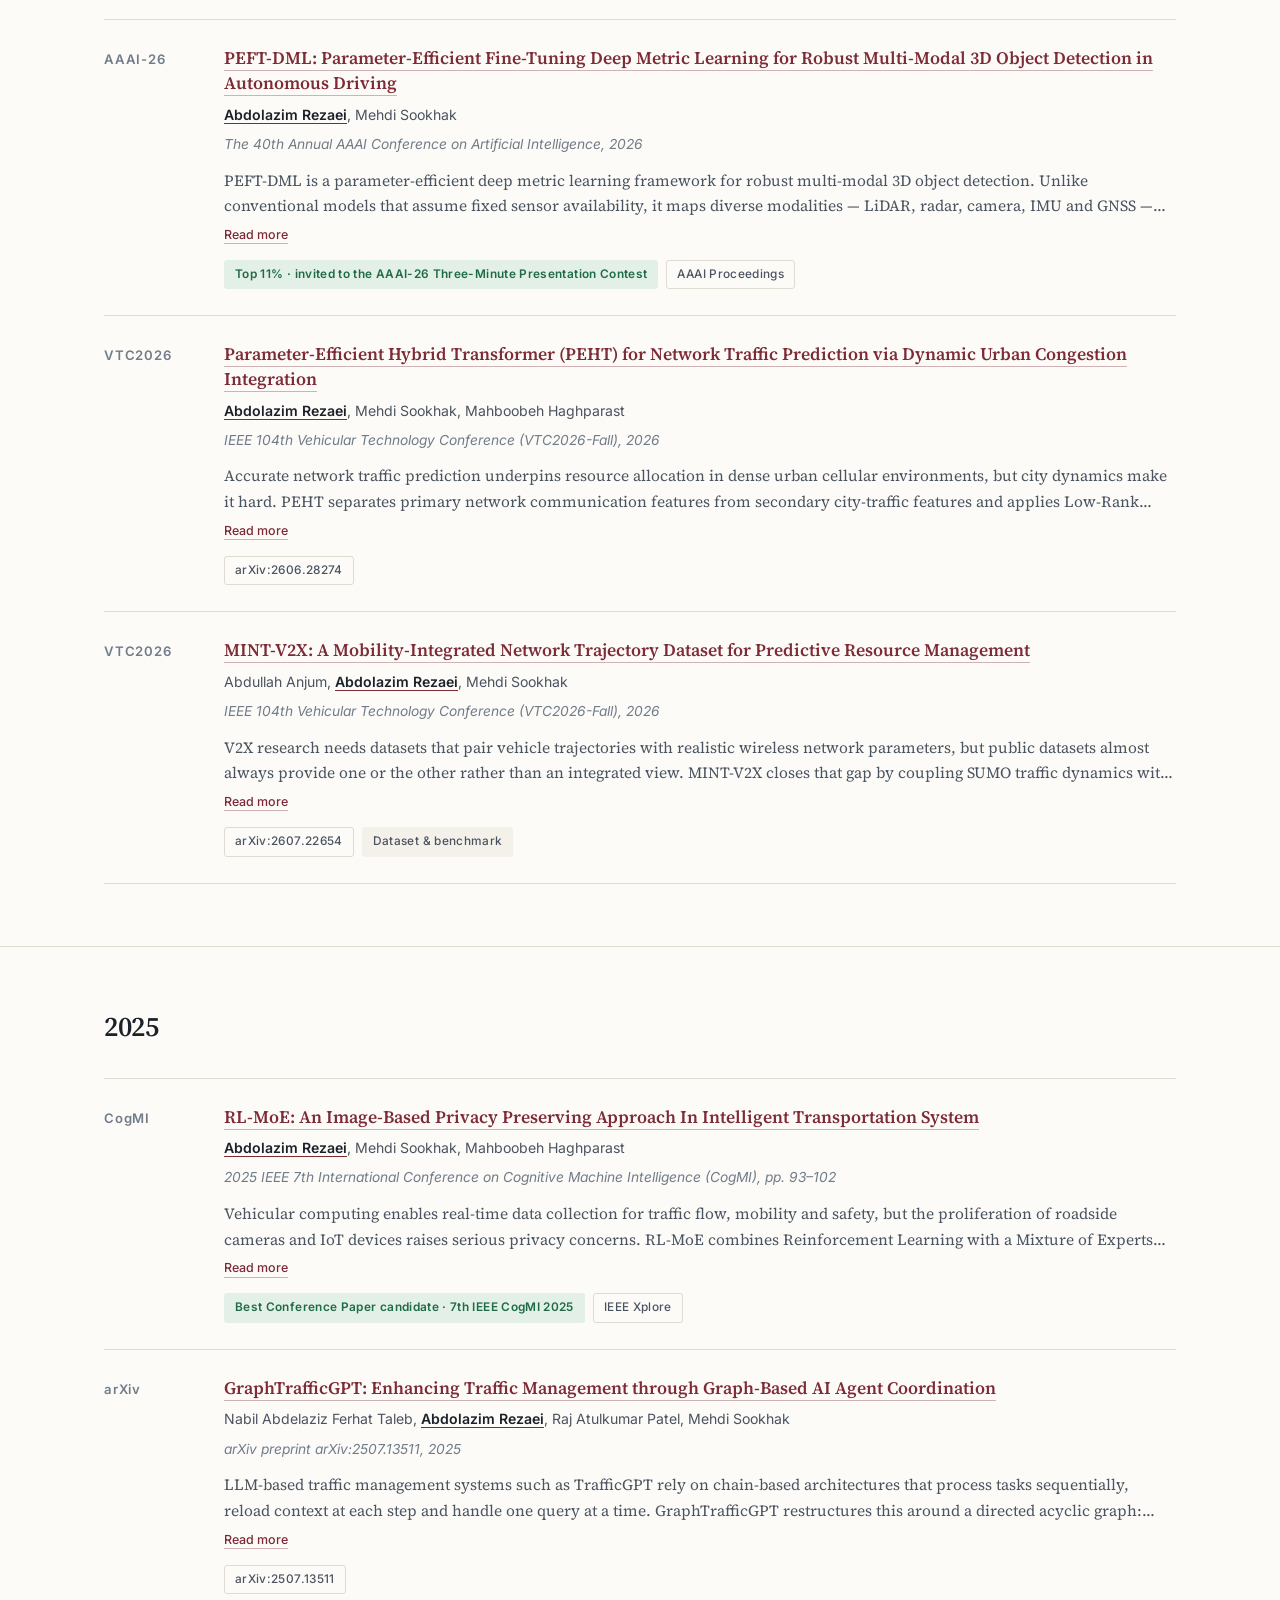
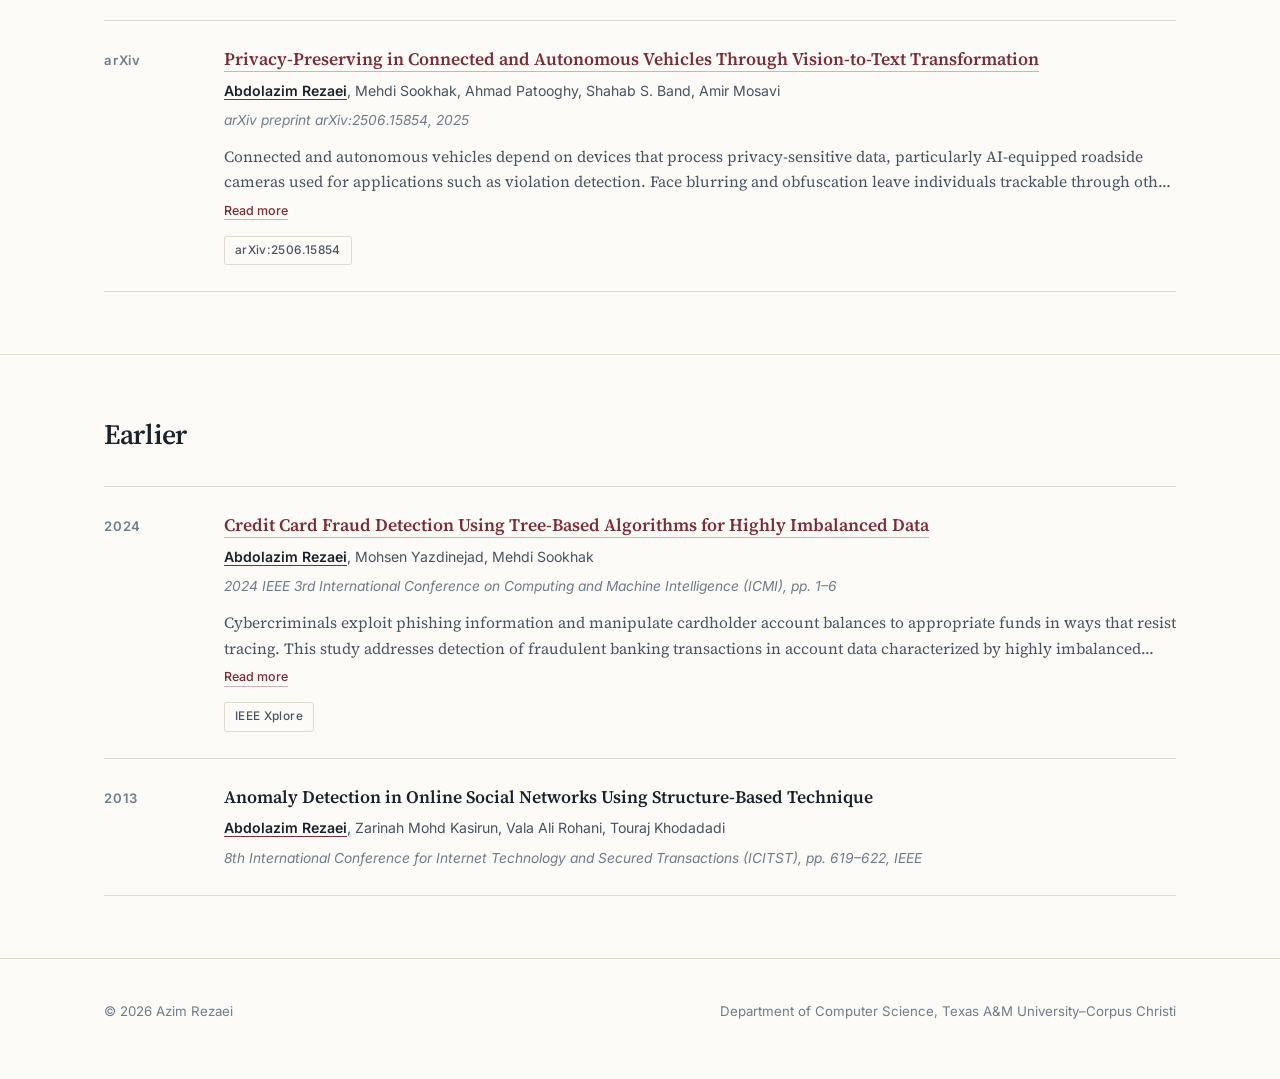
<file: publications.html>
<!doctype html>
<html lang="en">
<head>
<meta charset="utf-8">
<meta name="viewport" content="width=device-width,initial-scale=1">
<title>Publications — Azim Rezaei</title>
<meta name="description" content="Complete publication record of Azim Rezaei: AAAI-26, IEEE CogMI, IEEE VTC2026-Fall, IEEE ICMI, ICITST, and manuscripts under review at IEEE Transactions on Big Data.">
<link rel="preconnect" href="https://fonts.googleapis.com">
<link rel="preconnect" href="https://fonts.gstatic.com" crossorigin>
<link rel="stylesheet" href="https://fonts.googleapis.com/css2?family=Inter:wght@400;500;600&family=Source+Serif+4:ital,opsz,wght@0,8..60,400;0,8..60,600;1,8..60,400&display=swap">
<link rel="stylesheet" href="style.css">
<script>(function(){try{var t=localStorage.getItem('theme');if(t)document.documentElement.setAttribute('data-theme',t);}catch(e){}})();</script>
</head>
<body>

<header class="masthead">
  <div class="wrap">
    <a class="wordmark" href="index.html">Azim Rezaei<span>Computer Science · TAMU–CC</span></a>
    <nav>
      <ul>
        <li><a href="index.html">Home</a></li>
        <li><a href="research.html">Research</a></li>
        <li><a href="publications.html" aria-current="page">Publications</a></li>
        <li><a href="teaching.html">Teaching</a></li>
        <li><a href="conferences.html">Top AI Venues</a></li>
        <li><a href="cv.html">CV</a></li>
        <li><button class="theme-btn" id="themeBtn" type="button">Dark</button></li>
      </ul>
    </nav>
  </div>
</header>

<div class="hero">
  <div class="wrap narrow">
    <p class="eyebrow">Publications</p>
    <h1>Peer-reviewed work</h1>
    <p class="lede">Eight published papers and preprints across 3D perception, parameter-efficient multi-modal learning, agentic LLM systems and applied machine learning, plus three manuscripts under review. Author names in <span style="border-bottom:1.5px solid var(--accent)">bold</span> indicate my contribution.</p>
    <div class="btns">
      <a class="btn primary" href="https://scholar.google.com/citations?user=DW1fpjkAAAAJ&amp;hl=en" target="_blank" rel="noopener noreferrer">Google Scholar</a>
      <a class="btn" href="files/Azim_Rezaei_CV.pdf">CV (PDF)</a>
    </div>
  </div>
</div>

<section>
  <div class="wrap">
    <div class="section-head">
      <h2>Under Review/Revision</h2>
    </div>

    <ul class="pub-list">
      <li class="pub">
        <div class="pub-year"><span class="status-year">In review</span></div>
        <div class="pub-body">
          <h3>Robust Multi-Modal 3D Perception under Sensor Dropout via Quantization-Aware Parameter-Efficient Deep Metric Learning (QDML)</h3>
          <p class="authors"><span class="me">Abdolazim Rezaei</span>, Mehdi Sookhak</p>
          <p class="venue">Under review at CVPR-2027</p>
          <p class="abstract">Multi-modal 3D detection combines complementary measurements from cameras, LiDAR and radar, but sensor failures can make the resulting predictions unreliable. QDML is a parameter-efficient detection framework built on object-level contrastive learning and availability-masked multi-modal fusion: the fusion module masks absent sensors in cross-attention and renormalizes gate weights over the remaining ones, while frozen detection backbones are adapted through LoRA and bottleneck adapters. The quantized variant adds simulated INT8 quantization together with a relational geometry penalty that compares the normalized neighbour distributions of FP32 and fake-quantized embeddings. Adaptation cost, dropout robustness and quantization are evaluated primarily on nuScenes, with additional camera–LiDAR results on KITTI reported in the appendix; the comparisons suggest a useful accuracy–efficiency trade-off across the evaluated sensor subsets.</p>
          <div class="pub-links">
            <span class="chip status">Under review</span>
          </div>
        </div>
      </li>

      <li class="pub">
        <div class="pub-year"><span class="status-year revision">In revision</span></div>
        <div class="pub-body">
          <h3>Adaptive Prompt Learning for Privacy-Preserving via Vision-Language Models</h3>
          <p class="authors"><span class="me">Abdolazim Rezaei</span>, Mahboobeh Haghparast, Ahmad Patooghy, Mehdi Sookhak</p>
          <p class="venue">IEEE Transactions on Big Data (under revision)</p>
          <p class="abstract">Roadside cameras in intelligent transportation systems capture scenes containing personally identifiable information, and common mitigations such as blurring and masking remain vulnerable to reconstruction attacks while degrading semantic utility. Existing image-to-text frameworks address this trade-off only partially, since they depend on fixed expert modules and static, manually curated prompt sets that do not generalize across real-world traffic scenes. This paper proposes Adaptive Prompt Learning (APL), which generates textual descriptions of traffic scenes through three complementary feature branches: global-invariant features, instance-dependent features, and fine-grained evidence features for spatially precise evidentiary extraction. Descriptions are iteratively refined against a DMV-aligned scenario bank through a rule-based engine, enabling interpretable and legally transparent violation detection without exposing raw visual data. Code, scenario definitions and experimental configurations are publicly released.</p>
          <div class="pub-links">
            <span class="chip status revision">Under revision</span>
            <span class="chip">NSF &amp; USDOT supported</span>
          </div>
        </div>
      </li>

      <li class="pub">
        <div class="pub-year"><span class="status-year">In review</span></div>
        <div class="pub-body">
          <h3>Efficient Diversity-Aware Mixture-of-Experts Model Selection for Time-Series Prediction</h3>
          <p class="authors"><span class="me">Abdolazim Rezaei</span>, Mehdi Sookhak</p>
          <p class="venue">IEEE Access (under review)</p>
          <p class="abstract">Mixture-of-Experts models improve prediction by combining specialized experts, and several time-series forecasting frameworks assign each expert a different aspect of the overall process. Existing approaches share three limitations: no tuned feature-selection mechanism, expert pools that are redundant and ignore predictive uncertainty, and no feedback mechanism to evaluate expert performance after prediction. DA-MoE is a diversity-aware framework for adaptive model selection, fusion and forecasting. Its model pool is built by selecting experts with low error correlation and by including both regime-specialized and generalist models; a hybrid multi-scale meta-feature extractor captures temporal patterns and dynamics through a structured analysis process; and a fusor trained with stability and calibration regularization adapts to temporal drift. Experiments show DA-MoE selecting task-dependent subsets of features and experts, improving robustness and interpretability relative to existing methods.</p>
          <div class="pub-links">
            <span class="chip status">Under review</span>
          </div>
        </div>
      </li>
    </ul>
  </div>
</section>

<section>
  <div class="wrap">
    <div class="section-head">
      <h2>2026</h2>
    </div>

    <ul class="pub-list">
      <li class="pub">
        <div class="pub-year">AAAI-26</div>
        <div class="pub-body">
          <h3><a href="https://ojs.aaai.org/index.php/AAAI/article/view/42270" target="_blank" rel="noopener noreferrer">PEFT-DML: Parameter-Efficient Fine-Tuning Deep Metric Learning for Robust Multi-Modal 3D Object Detection in Autonomous Driving</a></h3>
          <p class="authors"><span class="me">Abdolazim Rezaei</span>, Mehdi Sookhak</p>
          <p class="venue">The 40th Annual AAAI Conference on Artificial Intelligence, 2026</p>
          <p class="abstract">PEFT-DML is a parameter-efficient deep metric learning framework for robust multi-modal 3D object detection. Unlike conventional models that assume fixed sensor availability, it maps diverse modalities — LiDAR, radar, camera, IMU and GNSS — into a shared latent space, enabling reliable detection under sensor dropout and for unseen modality–class combinations. Integrating Low-Rank Adaptation (LoRA) and adapter layers delivers substantial training efficiency while improving robustness to fast motion, weather variability and domain shift. Experiments on nuScenes demonstrate superior accuracy.</p>
          <div class="pub-links">
            <span class="chip badge">Top 11% · invited to the AAAI-26 Three-Minute Presentation Contest</span>
            <a class="chip" href="https://ojs.aaai.org/index.php/AAAI/article/view/42270" target="_blank" rel="noopener noreferrer">AAAI Proceedings</a>
          </div>
        </div>
      </li>

      <li class="pub">
        <div class="pub-year">VTC2026</div>
        <div class="pub-body">
          <h3><a href="https://arxiv.org/abs/2606.28274" target="_blank" rel="noopener noreferrer">Parameter-Efficient Hybrid Transformer (PEHT) for Network Traffic Prediction via Dynamic Urban Congestion Integration</a></h3>
          <p class="authors"><span class="me">Abdolazim Rezaei</span>, Mehdi Sookhak, Mahboobeh Haghparast</p>
          <p class="venue">IEEE 104th Vehicular Technology Conference (VTC2026-Fall), 2026</p>
          <p class="abstract">Accurate network traffic prediction underpins resource allocation in dense urban cellular environments, but city dynamics make it hard. PEHT separates primary network communication features from secondary city-traffic features and applies Low-Rank Adaptation within the Transformer encoder, sharply reducing trainable parameters while maintaining predictive accuracy. A multi-modal fusion strategy injects external traffic features at the decoder. Experiments on the Telecom Italia Milan dataset and multiple synthetic congestion scenarios show PEHT outperforming state-of-the-art models on RMSE, MAE and R².</p>
          <div class="pub-links">
            <a class="chip" href="https://arxiv.org/abs/2606.28274" target="_blank" rel="noopener noreferrer">arXiv:2606.28274</a>
          </div>
        </div>
      </li>

      <li class="pub">
        <div class="pub-year">VTC2026</div>
        <div class="pub-body">
          <h3><a href="https://arxiv.org/abs/2607.22654" target="_blank" rel="noopener noreferrer">MINT-V2X: A Mobility-Integrated Network Trajectory Dataset for Predictive Resource Management</a></h3>
          <p class="authors">Abdullah Anjum, <span class="me">Abdolazim Rezaei</span>, Mehdi Sookhak</p>
          <p class="venue">IEEE 104th Vehicular Technology Conference (VTC2026-Fall), 2026</p>
          <p class="abstract">V2X research needs datasets that pair vehicle trajectories with realistic wireless network parameters, but public datasets almost always provide one or the other rather than an integrated view. MINT-V2X closes that gap by coupling SUMO traffic dynamics with OMNeT++/Simu5G network simulation, validated through 14 standardized tests drawn from 3GPP Release 14 (C-V2X), ETSI standards and Shannon capacity theory. The release contains 9.87 million synchronized data points from 1,386 vehicles and 15 roadside units across three hours of urban traffic simulation, with strong network-metric correlations (CQI–SINR 0.993, SINR–PDR 0.946). An RSU load-prediction case study shows that trajectory data yields better predictive performance than network-history-only baselines. The dataset, experiments and full SUMO configurations are released publicly.</p>
          <div class="pub-links">
            <a class="chip" href="https://arxiv.org/abs/2607.22654" target="_blank" rel="noopener noreferrer">arXiv:2607.22654</a>
            <span class="chip metric">Dataset &amp; benchmark</span>
          </div>
        </div>
      </li>
    </ul>
  </div>
</section>

<section>
  <div class="wrap">
    <div class="section-head">
      <h2>2025</h2>
    </div>

    <ul class="pub-list">
      <li class="pub">
        <div class="pub-year">CogMI</div>
        <div class="pub-body">
          <h3><a href="https://ieeexplore.ieee.org/abstract/document/11417039" target="_blank" rel="noopener noreferrer">RL-MoE: An Image-Based Privacy Preserving Approach In Intelligent Transportation System</a></h3>
          <p class="authors"><span class="me">Abdolazim Rezaei</span>, Mehdi Sookhak, Mahboobeh Haghparast</p>
          <p class="venue">2025 IEEE 7th International Conference on Cognitive Machine Intelligence (CogMI), pp. 93–102</p>
          <p class="abstract">Vehicular computing enables real-time data collection for traffic flow, mobility and safety, but the proliferation of roadside cameras and IoT devices raises serious privacy concerns. RL-MoE combines Reinforcement Learning with a Mixture of Experts model: instead of transmitting raw images, it extracts textual descriptions from camera feeds. The MoE component uses specialized experts to generate summaries from structured prompts while the RL module optimizes those descriptions for accuracy and relevance, with explainability methods included for transparency. Results show effective privacy protection, improved transmission efficiency and support for compliance with privacy standards.</p>
          <div class="pub-links">
            <span class="chip badge">Best Conference Paper candidate · 7th IEEE CogMI 2025</span>
            <a class="chip" href="https://ieeexplore.ieee.org/abstract/document/11417039" target="_blank" rel="noopener noreferrer">IEEE Xplore</a>
          </div>
        </div>
      </li>

      <li class="pub">
        <div class="pub-year">arXiv</div>
        <div class="pub-body">
          <h3><a href="https://arxiv.org/abs/2507.13511" target="_blank" rel="noopener noreferrer">GraphTrafficGPT: Enhancing Traffic Management through Graph-Based AI Agent Coordination</a></h3>
          <p class="authors">Nabil Abdelaziz Ferhat Taleb, <span class="me">Abdolazim Rezaei</span>, Raj Atulkumar Patel, Mehdi Sookhak</p>
          <p class="venue">arXiv preprint arXiv:2507.13511, 2025</p>
          <p class="abstract">LLM-based traffic management systems such as TrafficGPT rely on chain-based architectures that process tasks sequentially, reload context at each step and handle one query at a time. GraphTrafficGPT restructures this around a directed acyclic graph: tasks become nodes, dependencies become edges, and independent tasks execute in parallel. A centralized Brain Agent handles query decomposition, dependency analysis and agent coordination, dispatching to six specialized agents covering data retrieval, traffic analysis, visualization, SUMO-based simulation, workflow optimization and general queries. Against the original TrafficGPT, the architecture reduced token consumption by 50.2%, improved average response latency by 19.0%, and supported simultaneous multi-query execution with efficiency gains up to 23.0%, though simple visualization tasks, where graph-construction overhead exceeds the parallelization benefit, saw latency increases of 36–40%.</p>
          <div class="pub-links">
            <a class="chip" href="https://arxiv.org/abs/2507.13511" target="_blank" rel="noopener noreferrer">arXiv:2507.13511</a>
          </div>
        </div>
      </li>

      <li class="pub">
        <div class="pub-year">arXiv</div>
        <div class="pub-body">
          <h3><a href="https://arxiv.org/abs/2506.15854" target="_blank" rel="noopener noreferrer">Privacy-Preserving in Connected and Autonomous Vehicles Through Vision-to-Text Transformation</a></h3>
          <p class="authors"><span class="me">Abdolazim Rezaei</span>, Mehdi Sookhak, Ahmad Patooghy, Shahab S. Band, Amir Mosavi</p>
          <p class="venue">arXiv preprint arXiv:2506.15854, 2025</p>
          <p class="abstract">Connected and autonomous vehicles depend on devices that process privacy-sensitive data, particularly AI-equipped roadside cameras used for applications such as violation detection. Face blurring and obfuscation leave individuals trackable through other features such as clothing. This paper introduces a privacy-preserving framework using feedback-based reinforcement learning and vision-language models to convert images into semantically equivalent textual descriptions, retaining scene-relevant information while preserving visual privacy. A hierarchical RL strategy iteratively refines the generated text for semantic accuracy and privacy. Evaluation shows Unique Word Count increasing by approximately 77% and Detail Density by around 50% relative to existing approaches.</p>
          <div class="pub-links">
            <a class="chip" href="https://arxiv.org/abs/2506.15854" target="_blank" rel="noopener noreferrer">arXiv:2506.15854</a>
          </div>
        </div>
      </li>
    </ul>
  </div>
</section>

<section>
  <div class="wrap">
    <div class="section-head">
      <h2>Earlier</h2>
    </div>

    <ul class="pub-list">
      <li class="pub">
        <div class="pub-year">2024</div>
        <div class="pub-body">
          <h3><a href="https://ieeexplore.ieee.org/abstract/document/10586088" target="_blank" rel="noopener noreferrer">Credit Card Fraud Detection Using Tree-Based Algorithms for Highly Imbalanced Data</a></h3>
          <p class="authors"><span class="me">Abdolazim Rezaei</span>, Mohsen Yazdinejad, Mehdi Sookhak</p>
          <p class="venue">2024 IEEE 3rd International Conference on Computing and Machine Intelligence (ICMI), pp. 1–6</p>
          <p class="abstract">Cybercriminals exploit phishing information and manipulate cardholder account balances to appropriate funds in ways that resist tracing. This study addresses detection of fraudulent banking transactions in account data characterized by highly imbalanced fraud records. Across a range of machine learning algorithms with a focus on tree-based approaches, LightGBM and XGBoost show superior performance, with LightGBM notably dominant, reaching an AUC of 0.94649.</p>
          <div class="pub-links">
            <a class="chip" href="https://ieeexplore.ieee.org/abstract/document/10586088" target="_blank" rel="noopener noreferrer">IEEE Xplore</a>
          </div>
        </div>
      </li>

      <li class="pub">
        <div class="pub-year">2013</div>
        <div class="pub-body">
          <h3>Anomaly Detection in Online Social Networks Using Structure-Based Technique</h3>
          <p class="authors"><span class="me">Abdolazim Rezaei</span>, Zarinah Mohd Kasirun, Vala Ali Rohani, Touraj Khodadadi</p>
          <p class="venue">8th International Conference for Internet Technology and Secured Transactions (ICITST), pp. 619–622, IEEE</p>
        </div>
      </li>
    </ul>
  </div>
</section>

<footer>
  <div class="wrap">
    <span>© <span id="y"></span> Azim Rezaei</span>
    <span>Department of Computer Science, Texas A&amp;M University–Corpus Christi</span>
  </div>
</footer>

<script src="site.js"></script>
</body>
</html>
</file>
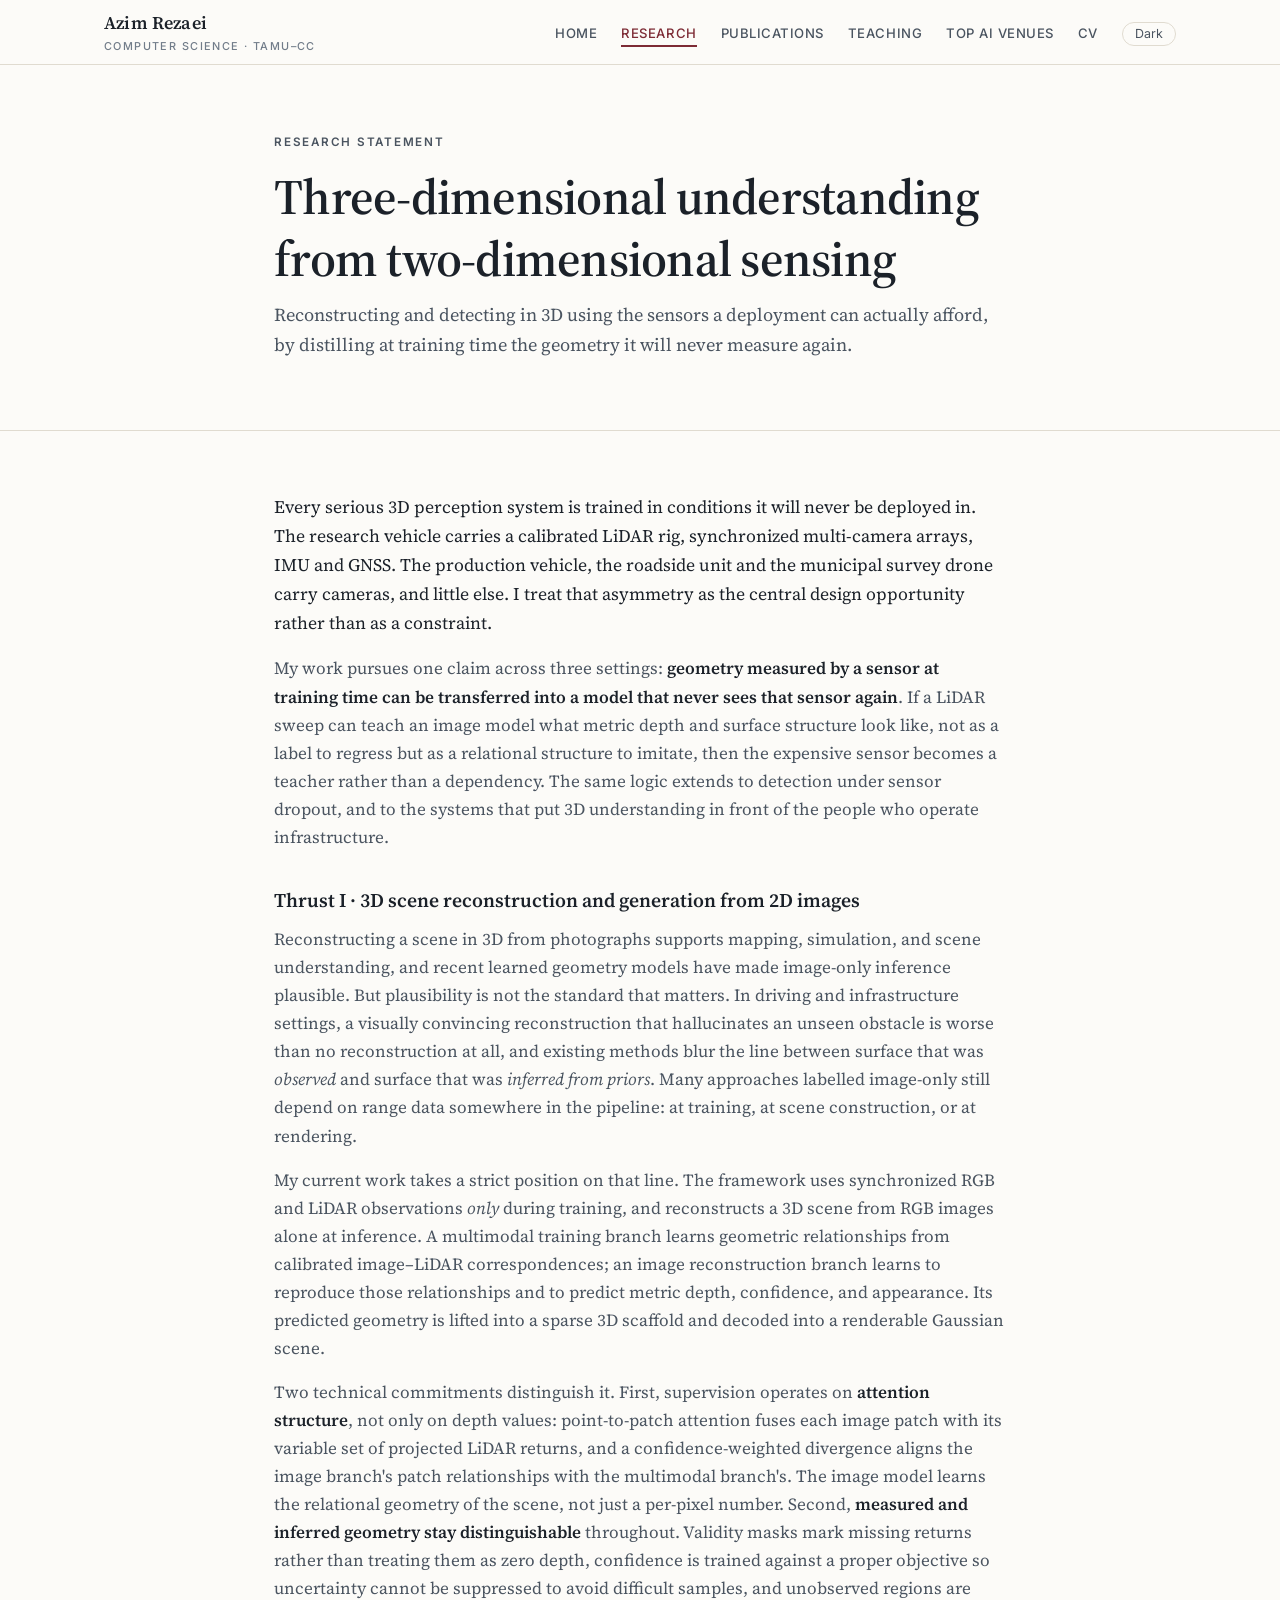
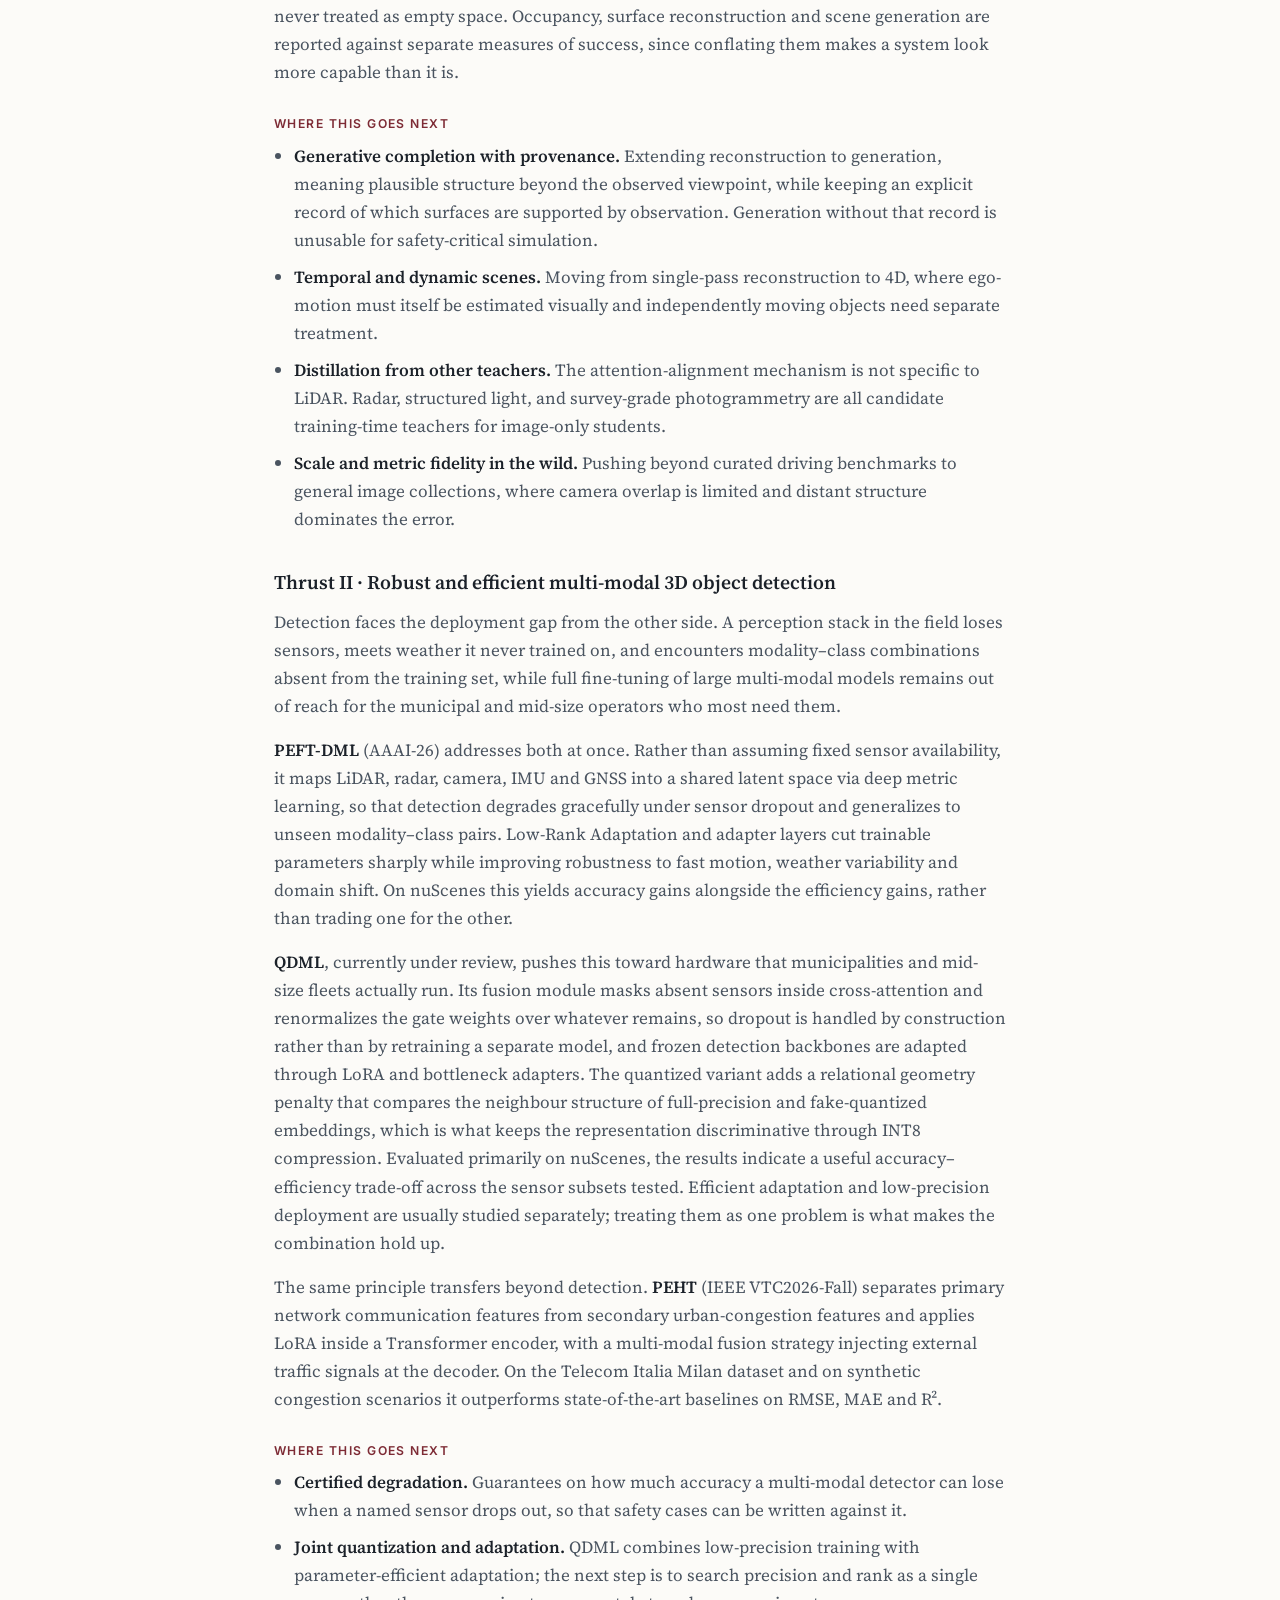
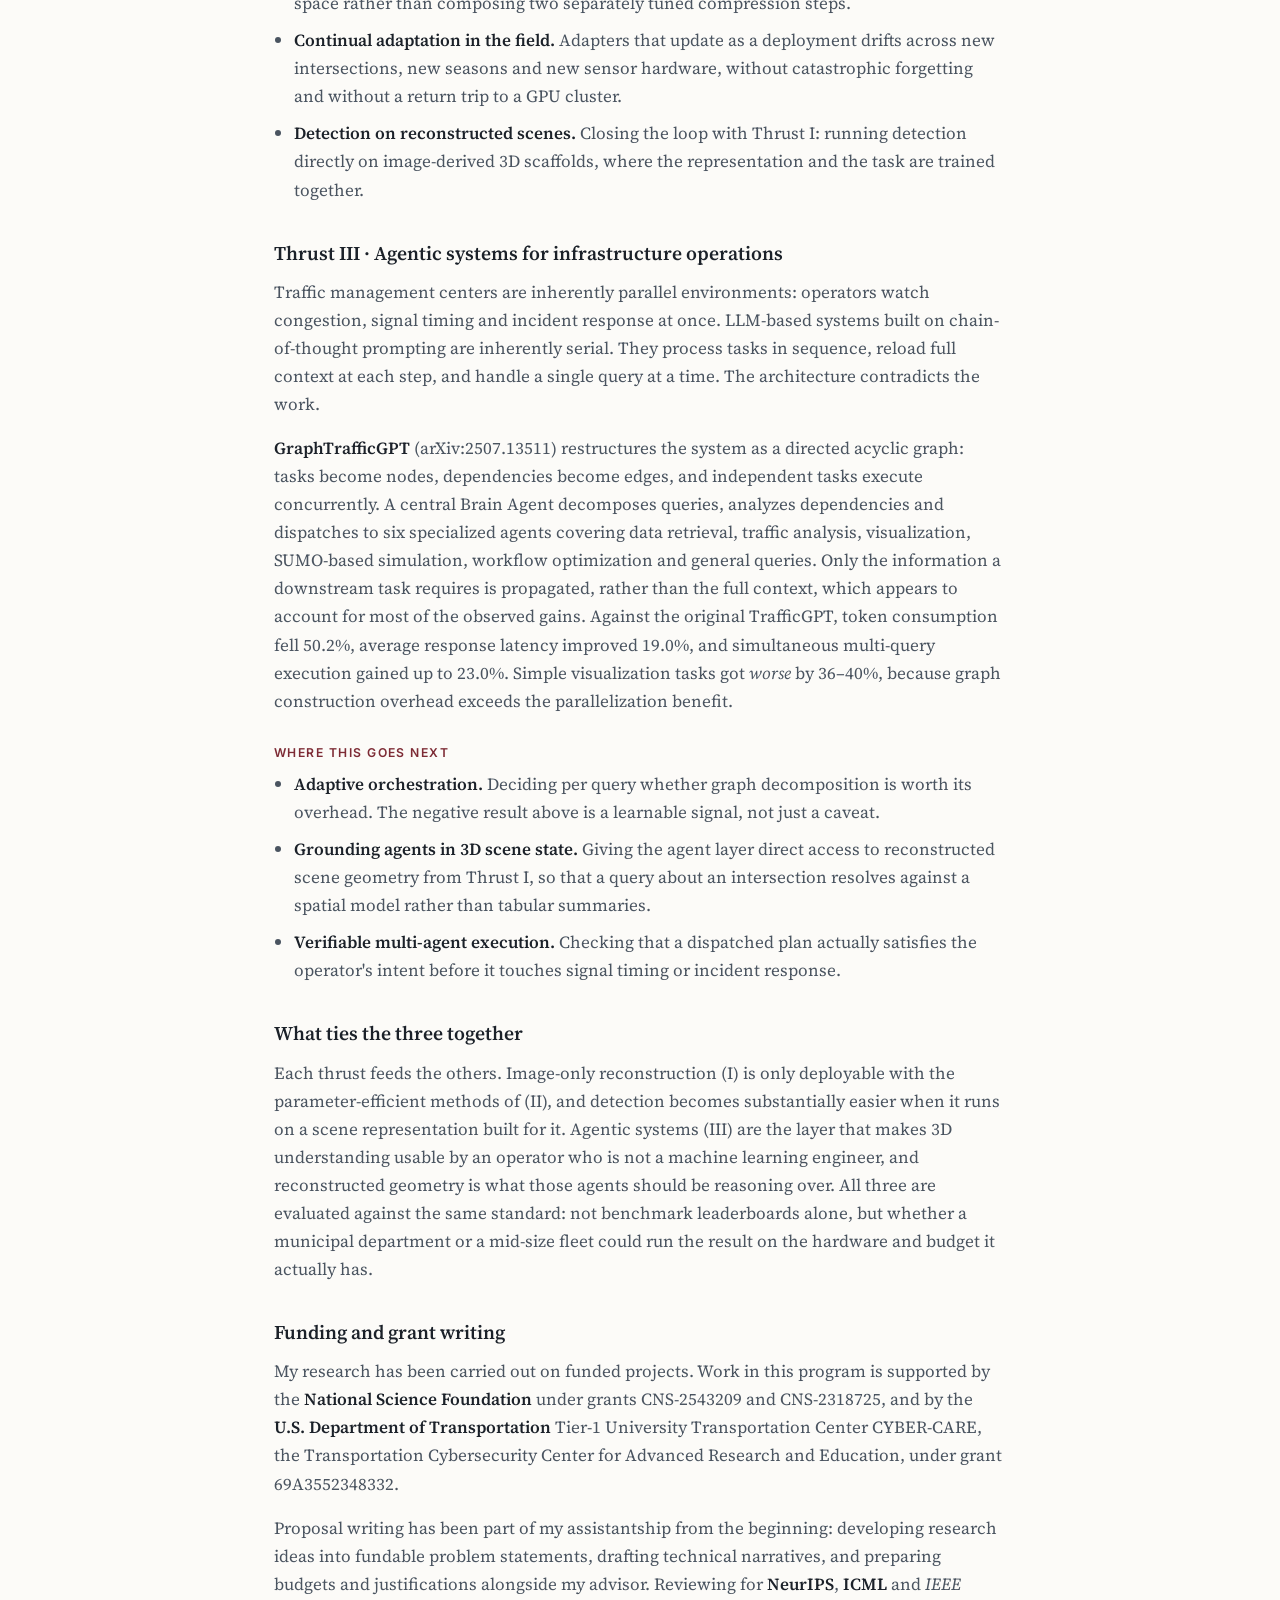
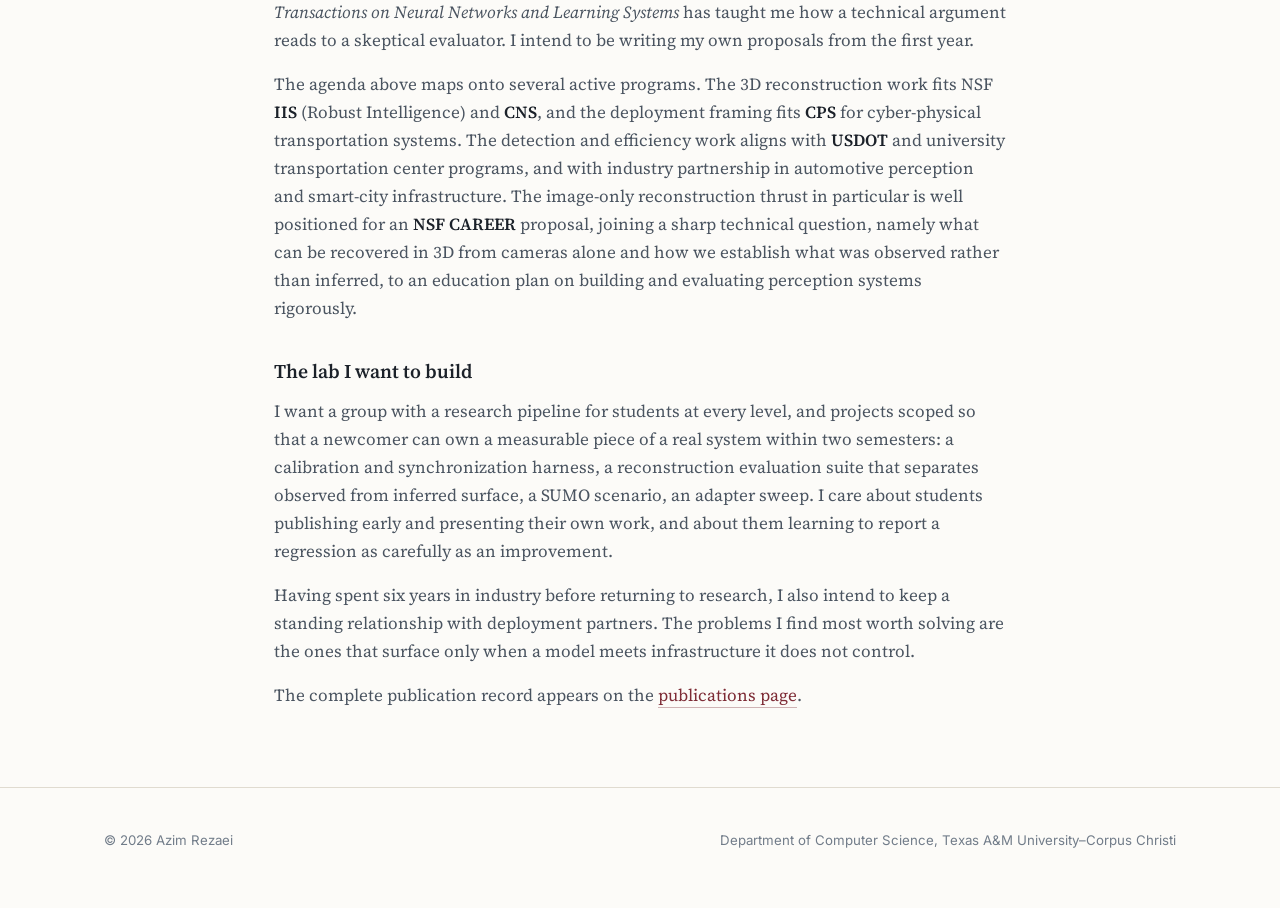
<file: research.html>
<!doctype html>
<html lang="en">
<head>
<meta charset="utf-8">
<meta name="viewport" content="width=device-width,initial-scale=1">
<title>Research — Azim Rezaei</title>
<meta name="description" content="Research statement and five-year agenda: 3D scene reconstruction from 2D images, robust multi-modal 3D object detection, and agentic LLM systems for infrastructure.">
<link rel="preconnect" href="https://fonts.googleapis.com">
<link rel="preconnect" href="https://fonts.gstatic.com" crossorigin>
<link rel="stylesheet" href="https://fonts.googleapis.com/css2?family=Inter:wght@400;500;600&family=Source+Serif+4:ital,opsz,wght@0,8..60,400;0,8..60,600;1,8..60,400&display=swap">
<link rel="stylesheet" href="style.css">
<script>(function(){try{var t=localStorage.getItem('theme');if(t)document.documentElement.setAttribute('data-theme',t);}catch(e){}})();</script>
</head>
<body>

<header class="masthead">
  <div class="wrap">
    <a class="wordmark" href="index.html">Azim Rezaei<span>Computer Science · TAMU–CC</span></a>
    <nav>
      <ul>
        <li><a href="index.html">Home</a></li>
        <li><a href="research.html" aria-current="page">Research</a></li>
        <li><a href="publications.html">Publications</a></li>
        <li><a href="teaching.html">Teaching</a></li>
        <li><a href="conferences.html">Top AI Venues</a></li>
        <li><a href="cv.html">CV</a></li>
        <li><button class="theme-btn" id="themeBtn" type="button">Dark</button></li>
      </ul>
    </nav>
  </div>
</header>

<div class="hero">
  <div class="wrap narrow">
    <p class="eyebrow">Research statement</p>
    <h1>Three-dimensional understanding from two-dimensional sensing</h1>
    <p class="lede">Reconstructing and detecting in 3D using the sensors a deployment can actually afford, by distilling at training time the geometry it will never measure again.</p>
  </div>
</div>

<section>
  <div class="wrap narrow prose">
    <p class="first">Every serious 3D perception system is trained in conditions it will never be deployed in. The research vehicle carries a calibrated LiDAR rig, synchronized multi-camera arrays, IMU and GNSS. The production vehicle, the roadside unit and the municipal survey drone carry cameras, and little else. I treat that asymmetry as the central design opportunity rather than as a constraint.</p>

    <p>My work pursues one claim across three settings: <strong>geometry measured by a sensor at training time can be transferred into a model that never sees that sensor again</strong>. If a LiDAR sweep can teach an image model what metric depth and surface structure look like, not as a label to regress but as a relational structure to imitate, then the expensive sensor becomes a teacher rather than a dependency. The same logic extends to detection under sensor dropout, and to the systems that put 3D understanding in front of the people who operate infrastructure.</p>

    <h3>Thrust I · 3D scene reconstruction and generation from 2D images</h3>

    <p>Reconstructing a scene in 3D from photographs supports mapping, simulation, and scene understanding, and recent learned geometry models have made image-only inference plausible. But plausibility is not the standard that matters. In driving and infrastructure settings, a visually convincing reconstruction that hallucinates an unseen obstacle is worse than no reconstruction at all, and existing methods blur the line between surface that was <em>observed</em> and surface that was <em>inferred from priors</em>. Many approaches labelled image-only still depend on range data somewhere in the pipeline: at training, at scene construction, or at rendering.</p>

    <p>My current work takes a strict position on that line. The framework uses synchronized RGB and LiDAR observations <em>only</em> during training, and reconstructs a 3D scene from RGB images alone at inference. A multimodal training branch learns geometric relationships from calibrated image–LiDAR correspondences; an image reconstruction branch learns to reproduce those relationships and to predict metric depth, confidence, and appearance. Its predicted geometry is lifted into a sparse 3D scaffold and decoded into a renderable Gaussian scene.</p>

    <p>Two technical commitments distinguish it. First, supervision operates on <strong>attention structure</strong>, not only on depth values: point-to-patch attention fuses each image patch with its variable set of projected LiDAR returns, and a confidence-weighted divergence aligns the image branch's patch relationships with the multimodal branch's. The image model learns the relational geometry of the scene, not just a per-pixel number. Second, <strong>measured and inferred geometry stay distinguishable</strong> throughout. Validity masks mark missing returns rather than treating them as zero depth, confidence is trained against a proper objective so uncertainty cannot be suppressed to avoid difficult samples, and unobserved regions are never treated as empty space. Occupancy, surface reconstruction and scene generation are reported against separate measures of success, since conflating them makes a system look more capable than it is.</p>

    <h4>Where this goes next</h4>
    <ul>
      <li><strong>Generative completion with provenance.</strong> Extending reconstruction to generation, meaning plausible structure beyond the observed viewpoint, while keeping an explicit record of which surfaces are supported by observation. Generation without that record is unusable for safety-critical simulation.</li>
      <li><strong>Temporal and dynamic scenes.</strong> Moving from single-pass reconstruction to 4D, where ego-motion must itself be estimated visually and independently moving objects need separate treatment.</li>
      <li><strong>Distillation from other teachers.</strong> The attention-alignment mechanism is not specific to LiDAR. Radar, structured light, and survey-grade photogrammetry are all candidate training-time teachers for image-only students.</li>
      <li><strong>Scale and metric fidelity in the wild.</strong> Pushing beyond curated driving benchmarks to general image collections, where camera overlap is limited and distant structure dominates the error.</li>
    </ul>

    <h3>Thrust II · Robust and efficient multi-modal 3D object detection</h3>

    <p>Detection faces the deployment gap from the other side. A perception stack in the field loses sensors, meets weather it never trained on, and encounters modality–class combinations absent from the training set, while full fine-tuning of large multi-modal models remains out of reach for the municipal and mid-size operators who most need them.</p>

    <p><strong>PEFT-DML</strong> (AAAI-26) addresses both at once. Rather than assuming fixed sensor availability, it maps LiDAR, radar, camera, IMU and GNSS into a shared latent space via deep metric learning, so that detection degrades gracefully under sensor dropout and generalizes to unseen modality–class pairs. Low-Rank Adaptation and adapter layers cut trainable parameters sharply while improving robustness to fast motion, weather variability and domain shift. On nuScenes this yields accuracy gains alongside the efficiency gains, rather than trading one for the other.</p>

    <p><strong>QDML</strong>, currently under review, pushes this toward hardware that municipalities and mid-size fleets actually run. Its fusion module masks absent sensors inside cross-attention and renormalizes the gate weights over whatever remains, so dropout is handled by construction rather than by retraining a separate model, and frozen detection backbones are adapted through LoRA and bottleneck adapters. The quantized variant adds a relational geometry penalty that compares the neighbour structure of full-precision and fake-quantized embeddings, which is what keeps the representation discriminative through INT8 compression. Evaluated primarily on nuScenes, the results indicate a useful accuracy–efficiency trade-off across the sensor subsets tested. Efficient adaptation and low-precision deployment are usually studied separately; treating them as one problem is what makes the combination hold up.</p>

    <p>The same principle transfers beyond detection. <strong>PEHT</strong> (IEEE VTC2026-Fall) separates primary network communication features from secondary urban-congestion features and applies LoRA inside a Transformer encoder, with a multi-modal fusion strategy injecting external traffic signals at the decoder. On the Telecom Italia Milan dataset and on synthetic congestion scenarios it outperforms state-of-the-art baselines on RMSE, MAE and R².</p>

    <h4>Where this goes next</h4>
    <ul>
      <li><strong>Certified degradation.</strong> Guarantees on how much accuracy a multi-modal detector can lose when a named sensor drops out, so that safety cases can be written against it.</li>
      <li><strong>Joint quantization and adaptation.</strong> QDML combines low-precision training with parameter-efficient adaptation; the next step is to search precision and rank as a single space rather than composing two separately tuned compression steps.</li>
      <li><strong>Continual adaptation in the field.</strong> Adapters that update as a deployment drifts across new intersections, new seasons and new sensor hardware, without catastrophic forgetting and without a return trip to a GPU cluster.</li>
      <li><strong>Detection on reconstructed scenes.</strong> Closing the loop with Thrust I: running detection directly on image-derived 3D scaffolds, where the representation and the task are trained together.</li>
    </ul>

    <h3>Thrust III · Agentic systems for infrastructure operations</h3>

    <p>Traffic management centers are inherently parallel environments: operators watch congestion, signal timing and incident response at once. LLM-based systems built on chain-of-thought prompting are inherently serial. They process tasks in sequence, reload full context at each step, and handle a single query at a time. The architecture contradicts the work.</p>

    <p><strong>GraphTrafficGPT</strong> (arXiv:2507.13511) restructures the system as a directed acyclic graph: tasks become nodes, dependencies become edges, and independent tasks execute concurrently. A central Brain Agent decomposes queries, analyzes dependencies and dispatches to six specialized agents covering data retrieval, traffic analysis, visualization, SUMO-based simulation, workflow optimization and general queries. Only the information a downstream task requires is propagated, rather than the full context, which appears to account for most of the observed gains. Against the original TrafficGPT, token consumption fell 50.2%, average response latency improved 19.0%, and simultaneous multi-query execution gained up to 23.0%. Simple visualization tasks got <em>worse</em> by 36–40%, because graph construction overhead exceeds the parallelization benefit.</p>

    <h4>Where this goes next</h4>
    <ul>
      <li><strong>Adaptive orchestration.</strong> Deciding per query whether graph decomposition is worth its overhead. The negative result above is a learnable signal, not just a caveat.</li>
      <li><strong>Grounding agents in 3D scene state.</strong> Giving the agent layer direct access to reconstructed scene geometry from Thrust I, so that a query about an intersection resolves against a spatial model rather than tabular summaries.</li>
      <li><strong>Verifiable multi-agent execution.</strong> Checking that a dispatched plan actually satisfies the operator's intent before it touches signal timing or incident response.</li>
    </ul>

    <h3>What ties the three together</h3>

    <p>Each thrust feeds the others. Image-only reconstruction (I) is only deployable with the parameter-efficient methods of (II), and detection becomes substantially easier when it runs on a scene representation built for it. Agentic systems (III) are the layer that makes 3D understanding usable by an operator who is not a machine learning engineer, and reconstructed geometry is what those agents should be reasoning over. All three are evaluated against the same standard: not benchmark leaderboards alone, but whether a municipal department or a mid-size fleet could run the result on the hardware and budget it actually has.</p>

    <h3>Funding and grant writing</h3>

    <p>My research has been carried out on funded projects. Work in this program is supported by the <strong>National Science Foundation</strong> under grants CNS-2543209 and CNS-2318725, and by the <strong>U.S. Department of Transportation</strong> Tier-1 University Transportation Center CYBER-CARE, the Transportation Cybersecurity Center for Advanced Research and Education, under grant 69A3552348332.</p>

    <p>Proposal writing has been part of my assistantship from the beginning: developing research ideas into fundable problem statements, drafting technical narratives, and preparing budgets and justifications alongside my advisor. Reviewing for <strong>NeurIPS</strong>, <strong>ICML</strong> and <em>IEEE Transactions on Neural Networks and Learning Systems</em> has taught me how a technical argument reads to a skeptical evaluator. I intend to be writing my own proposals from the first year.</p>

    <p>The agenda above maps onto several active programs. The 3D reconstruction work fits NSF <strong>IIS</strong> (Robust Intelligence) and <strong>CNS</strong>, and the deployment framing fits <strong>CPS</strong> for cyber-physical transportation systems. The detection and efficiency work aligns with <strong>USDOT</strong> and university transportation center programs, and with industry partnership in automotive perception and smart-city infrastructure. The image-only reconstruction thrust in particular is well positioned for an <strong>NSF CAREER</strong> proposal, joining a sharp technical question, namely what can be recovered in 3D from cameras alone and how we establish what was observed rather than inferred, to an education plan on building and evaluating perception systems rigorously.</p>

    <h3>The lab I want to build</h3>

    <p>I want a group with a research pipeline for students at every level, and projects scoped so that a newcomer can own a measurable piece of a real system within two semesters: a calibration and synchronization harness, a reconstruction evaluation suite that separates observed from inferred surface, a SUMO scenario, an adapter sweep. I care about students publishing early and presenting their own work, and about them learning to report a regression as carefully as an improvement.</p>

    <p>Having spent six years in industry before returning to research, I also intend to keep a standing relationship with deployment partners. The problems I find most worth solving are the ones that surface only when a model meets infrastructure it does not control.</p>

    <p>The complete publication record appears on the <a href="publications.html">publications page</a>.</p>
  </div>
</section>

<footer>
  <div class="wrap">
    <span>© <span id="y"></span> Azim Rezaei</span>
    <span>Department of Computer Science, Texas A&amp;M University–Corpus Christi</span>
  </div>
</footer>

<script src="site.js"></script>
</body>
</html>
</file>
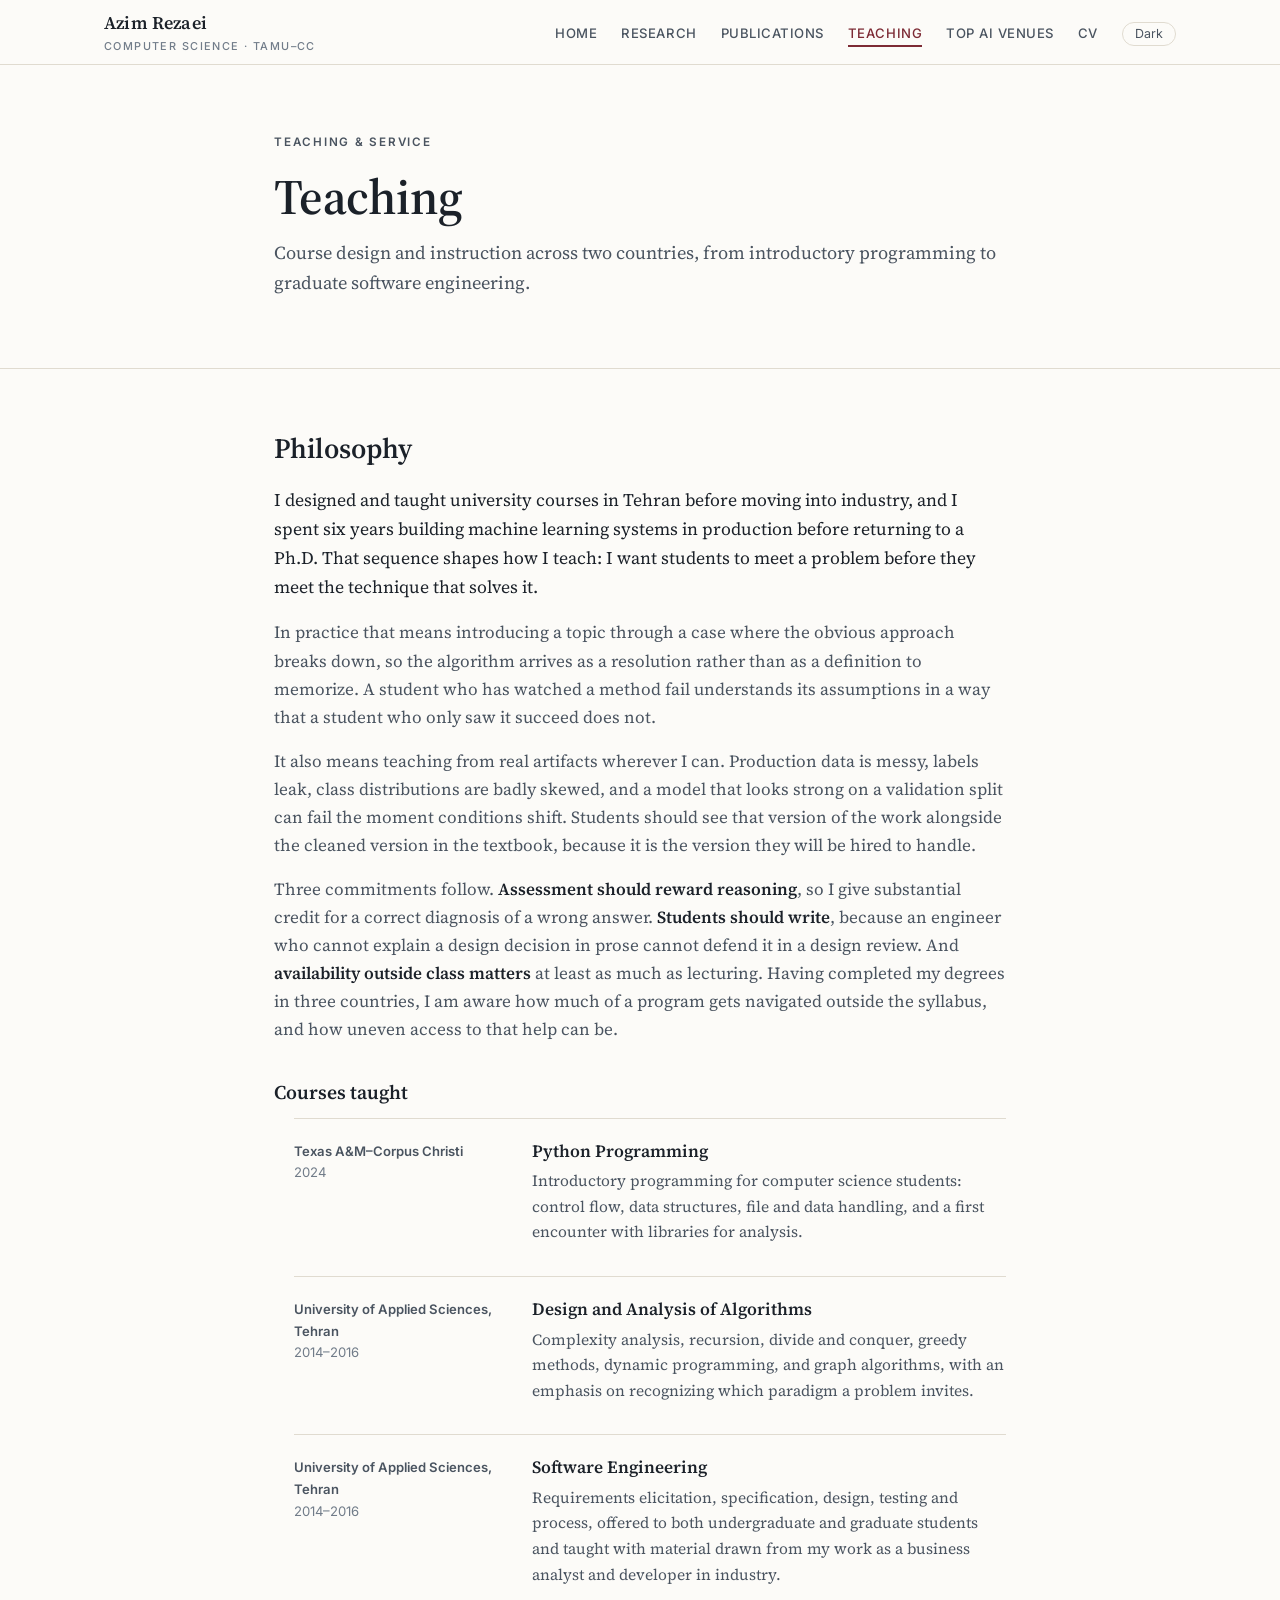
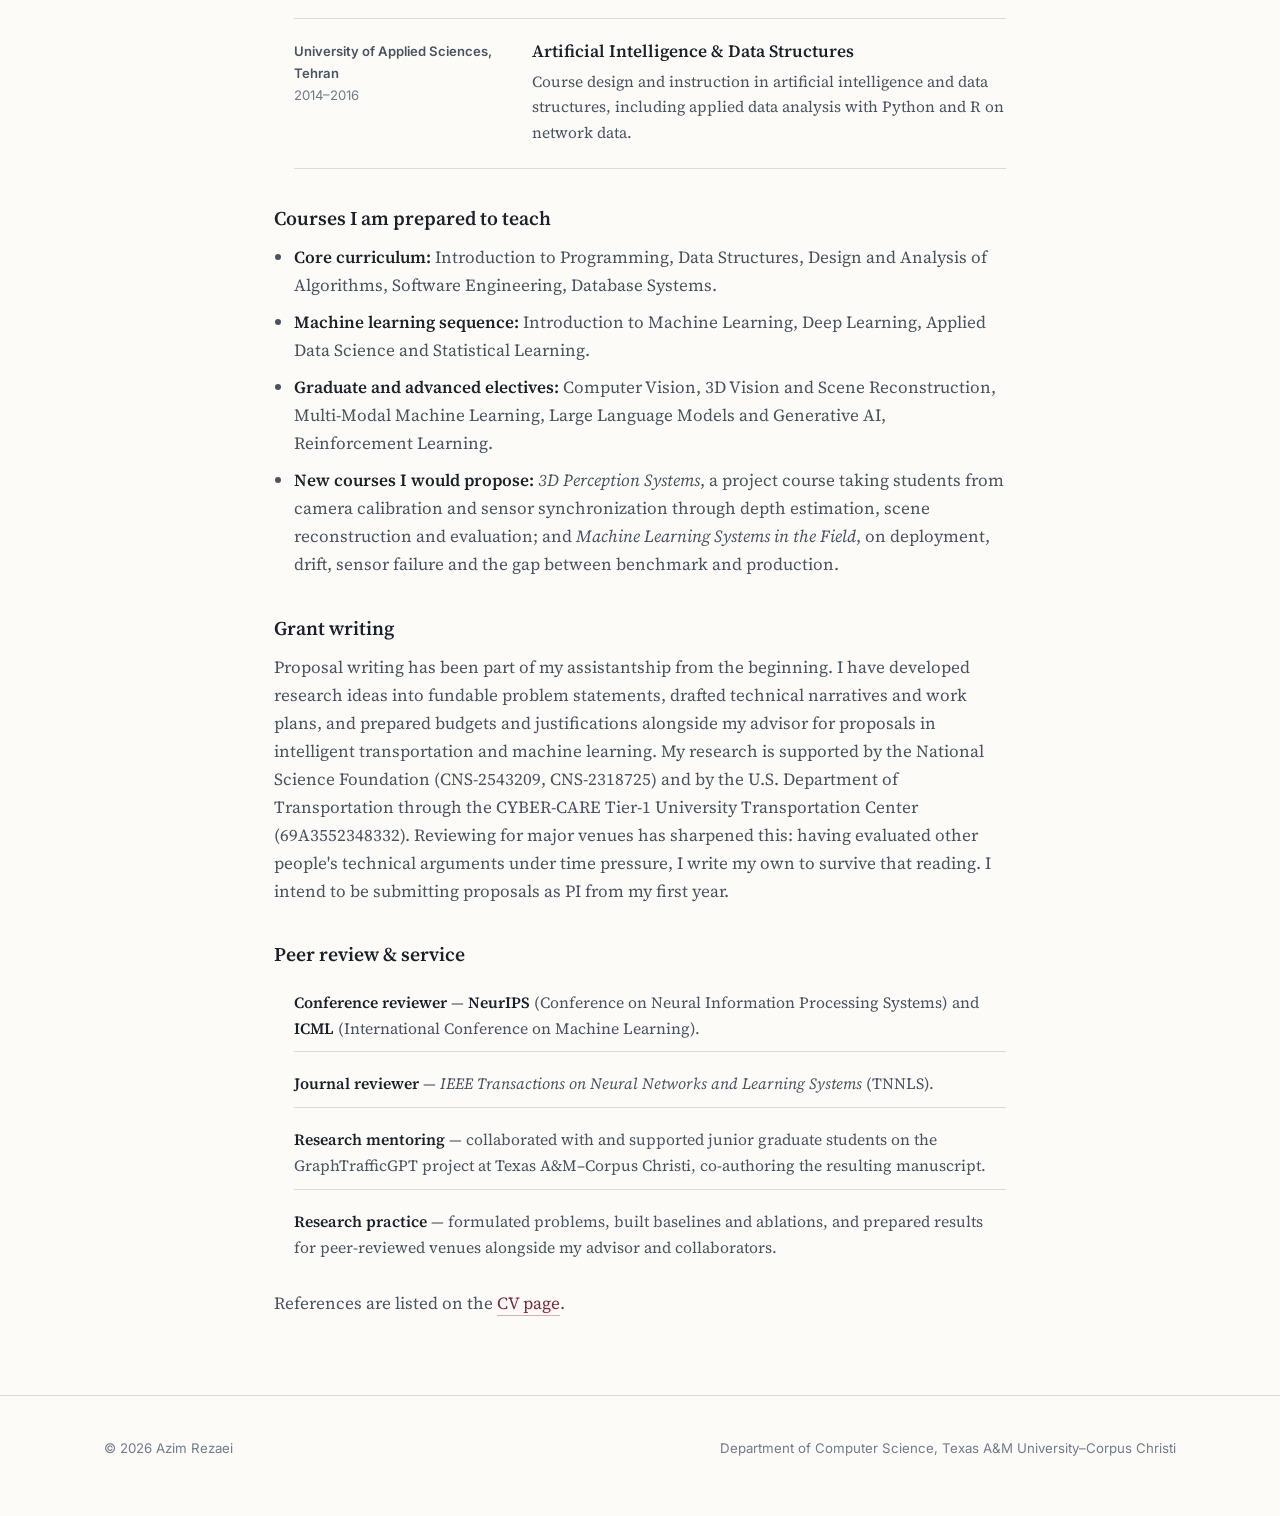
<file: teaching.html>
<!doctype html>
<html lang="en">
<head>
<meta charset="utf-8">
<meta name="viewport" content="width=device-width,initial-scale=1">
<title>Teaching &amp; Service — Azim Rezaei</title>
<meta name="description" content="Teaching philosophy, courses taught, courses prepared to teach, grant writing, peer review and service record of Azim Rezaei.">
<link rel="preconnect" href="https://fonts.googleapis.com">
<link rel="preconnect" href="https://fonts.gstatic.com" crossorigin>
<link rel="stylesheet" href="https://fonts.googleapis.com/css2?family=Inter:wght@400;500;600&family=Source+Serif+4:ital,opsz,wght@0,8..60,400;0,8..60,600;1,8..60,400&display=swap">
<link rel="stylesheet" href="style.css">
<script>(function(){try{var t=localStorage.getItem('theme');if(t)document.documentElement.setAttribute('data-theme',t);}catch(e){}})();</script>
</head>
<body>

<header class="masthead">
  <div class="wrap">
    <a class="wordmark" href="index.html">Azim Rezaei<span>Computer Science · TAMU–CC</span></a>
    <nav>
      <ul>
        <li><a href="index.html">Home</a></li>
        <li><a href="research.html">Research</a></li>
        <li><a href="publications.html">Publications</a></li>
        <li><a href="teaching.html" aria-current="page">Teaching</a></li>
        <li><a href="conferences.html">Top AI Venues</a></li>
        <li><a href="cv.html">CV</a></li>
        <li><button class="theme-btn" id="themeBtn" type="button">Dark</button></li>
      </ul>
    </nav>
  </div>
</header>

<div class="hero">
  <div class="wrap narrow">
    <p class="eyebrow">Teaching &amp; service</p>
    <h1>Teaching</h1>
    <p class="lede">Course design and instruction across two countries, from introductory programming to graduate software engineering.</p>
  </div>
</div>

<section>
  <div class="wrap narrow prose">
    <h2 style="font-size:1.75rem;margin:0 0 20px">Philosophy</h2>

    <p class="first">I designed and taught university courses in Tehran before moving into industry, and I spent six years building machine learning systems in production before returning to a Ph.D. That sequence shapes how I teach: I want students to meet a problem before they meet the technique that solves it.</p>

    <p>In practice that means introducing a topic through a case where the obvious approach breaks down, so the algorithm arrives as a resolution rather than as a definition to memorize. A student who has watched a method fail understands its assumptions in a way that a student who only saw it succeed does not.</p>

    <p>It also means teaching from real artifacts wherever I can. Production data is messy, labels leak, class distributions are badly skewed, and a model that looks strong on a validation split can fail the moment conditions shift. Students should see that version of the work alongside the cleaned version in the textbook, because it is the version they will be hired to handle.</p>

    <p>Three commitments follow. <strong>Assessment should reward reasoning</strong>, so I give substantial credit for a correct diagnosis of a wrong answer. <strong>Students should write</strong>, because an engineer who cannot explain a design decision in prose cannot defend it in a design review. And <strong>availability outside class matters</strong> at least as much as lecturing. Having completed my degrees in three countries, I am aware how much of a program gets navigated outside the syllabus, and how uneven access to that help can be.</p>

    <h3>Courses taught</h3>

    <ul class="entries">
      <li class="entry">
        <div class="entry-meta"><b>Texas A&amp;M–Corpus Christi</b>2024</div>
        <div>
          <h3>Python Programming</h3>
          <p>Introductory programming for computer science students: control flow, data structures, file and data handling, and a first encounter with libraries for analysis.</p>
        </div>
      </li>
      <li class="entry">
        <div class="entry-meta"><b>University of Applied Sciences, Tehran</b>2014–2016</div>
        <div>
          <h3>Design and Analysis of Algorithms</h3>
          <p>Complexity analysis, recursion, divide and conquer, greedy methods, dynamic programming, and graph algorithms, with an emphasis on recognizing which paradigm a problem invites.</p>
        </div>
      </li>
      <li class="entry">
        <div class="entry-meta"><b>University of Applied Sciences, Tehran</b>2014–2016</div>
        <div>
          <h3>Software Engineering</h3>
          <p>Requirements elicitation, specification, design, testing and process, offered to both undergraduate and graduate students and taught with material drawn from my work as a business analyst and developer in industry.</p>
        </div>
      </li>
      <li class="entry">
        <div class="entry-meta"><b>University of Applied Sciences, Tehran</b>2014–2016</div>
        <div>
          <h3>Artificial Intelligence &amp; Data Structures</h3>
          <p>Course design and instruction in artificial intelligence and data structures, including applied data analysis with Python and R on network data.</p>
        </div>
      </li>
    </ul>

    <h3>Courses I am prepared to teach</h3>

    <ul>
      <li><strong>Core curriculum:</strong> Introduction to Programming, Data Structures, Design and Analysis of Algorithms, Software Engineering, Database Systems.</li>
      <li><strong>Machine learning sequence:</strong> Introduction to Machine Learning, Deep Learning, Applied Data Science and Statistical Learning.</li>
      <li><strong>Graduate and advanced electives:</strong> Computer Vision, 3D Vision and Scene Reconstruction, Multi-Modal Machine Learning, Large Language Models and Generative AI, Reinforcement Learning.</li>
      <li><strong>New courses I would propose:</strong> <em>3D Perception Systems</em>, a project course taking students from camera calibration and sensor synchronization through depth estimation, scene reconstruction and evaluation; and <em>Machine Learning Systems in the Field</em>, on deployment, drift, sensor failure and the gap between benchmark and production.</li>
    </ul>

    <h3>Grant writing</h3>

    <p>Proposal writing has been part of my assistantship from the beginning. I have developed research ideas into fundable problem statements, drafted technical narratives and work plans, and prepared budgets and justifications alongside my advisor for proposals in intelligent transportation and machine learning. My research is supported by the National Science Foundation (CNS-2543209, CNS-2318725) and by the U.S. Department of Transportation through the CYBER-CARE Tier-1 University Transportation Center (69A3552348332). Reviewing for major venues has sharpened this: having evaluated other people's technical arguments under time pressure, I write my own to survive that reading. I intend to be submitting proposals as PI from my first year.</p>

    <h3>Peer review &amp; service</h3>

    <ul class="plain">
      <li><b>Conference reviewer</b> — <b>NeurIPS</b> (Conference on Neural Information Processing Systems) and <b>ICML</b> (International Conference on Machine Learning).</li>
      <li><b>Journal reviewer</b> — <em>IEEE Transactions on Neural Networks and Learning Systems</em> (TNNLS).</li>
      <li><b>Research mentoring</b> — collaborated with and supported junior graduate students on the GraphTrafficGPT project at Texas A&amp;M–Corpus Christi, co-authoring the resulting manuscript.</li>
      <li><b>Research practice</b> — formulated problems, built baselines and ablations, and prepared results for peer-reviewed venues alongside my advisor and collaborators.</li>
    </ul>

    <p>References are listed on the <a href="cv.html#references">CV page</a>.</p>
  </div>
</section>

<footer>
  <div class="wrap">
    <span>© <span id="y"></span> Azim Rezaei</span>
    <span>Department of Computer Science, Texas A&amp;M University–Corpus Christi</span>
  </div>
</footer>

<script src="site.js"></script>
</body>
</html>
</file>
<file: style.css>
/* Azim Rezaei — academic site
   Palette: ink on paper, muted maroon accent. Light + dark. */

:root {
  --paper:        #fcfbf8;
  --paper-2:      #f4f1ea;
  --rule:         #e0dbd0;
  --ink:          #1b2129;
  --ink-2:        #4a5460;
  --ink-3:        #717c89;
  --accent:       #7d2b35;
  --accent-soft:  #f3e9e9;
  --link:         #7d2b35;
  --btn-on-accent:#ffffff;
  --good:         #1f6b45;
  --good-soft:    #e3f0e8;
  --warn:         #8a5a12;
  --warn-soft:    #f6ecd9;
  --info:         #1d4e79;
  --info-soft:    #e4edf5;
  --muted-soft:   #efece6;
  --max:          1120px;
  --serif:  "Source Serif 4", "Iowan Old Style", "Palatino Linotype", Palatino, Georgia, serif;
  --sans:   "Inter", -apple-system, BlinkMacSystemFont, "Segoe UI", Roboto, Helvetica, Arial, sans-serif;
}

@media (prefers-color-scheme: dark) {
  :root:not([data-theme="light"]) {
    --paper:       #14181d;
    --paper-2:     #1b2026;
    --rule:        #2c333b;
    --ink:         #e8e6e1;
    --ink-2:       #b2b8bf;
    --ink-3:       #888f98;
    --accent:      #d98f98;
    --accent-soft: #2a1f22;
    --link:        #d98f98;
    --btn-on-accent:#14181d;
    --good:        #78c79b;
    --good-soft:   #16271e;
    --warn:        #d9b276;
    --warn-soft:   #2a2318;
    --info:        #8fb8d8;
    --info-soft:   #18232c;
    --muted-soft:  #212830;
  }
}

:root[data-theme="dark"] {
  --paper:       #14181d;
  --paper-2:     #1b2026;
  --rule:        #2c333b;
  --ink:         #e8e6e1;
  --ink-2:       #b2b8bf;
  --ink-3:       #888f98;
  --accent:      #d98f98;
  --accent-soft: #2a1f22;
  --link:        #d98f98;
  --btn-on-accent:#14181d;
  --good:        #78c79b;
  --good-soft:   #16271e;
  --warn:        #d9b276;
  --warn-soft:   #2a2318;
  --info:        #8fb8d8;
  --info-soft:   #18232c;
  --muted-soft:  #212830;
}

* { box-sizing: border-box; }

html { scroll-behavior: smooth; scroll-padding-top: 80px; }

body {
  margin: 0;
  background: var(--paper);
  color: var(--ink);
  font-family: var(--serif);
  font-size: 17px;
  line-height: 1.65;
  -webkit-font-smoothing: antialiased;
  text-rendering: optimizeLegibility;
}

.wrap { max-width: var(--max); margin: 0 auto; padding: 0 24px; }
.narrow { max-width: 780px; }

a {
  color: var(--link);
  text-decoration: none;
  border-bottom: 1px solid color-mix(in srgb, var(--link) 35%, transparent);
}
a:hover { border-bottom-color: var(--link); }

h1, h2, h3, h4 { font-family: var(--serif); font-weight: 600; line-height: 1.25; color: var(--ink); }

/* ---------- masthead ---------- */
.masthead {
  position: sticky; top: 0; z-index: 50;
  background: color-mix(in srgb, var(--paper) 92%, transparent);
  backdrop-filter: saturate(180%) blur(12px);
  border-bottom: 1px solid var(--rule);
}
.masthead .wrap {
  display: flex; align-items: center; justify-content: space-between;
  gap: 20px; min-height: 64px; flex-wrap: wrap;
}
.wordmark {
  font-family: var(--serif); font-size: 1.12rem; font-weight: 600;
  letter-spacing: .01em; border: 0; color: var(--ink);
}
.wordmark span {
  display: block; font-family: var(--sans); font-size: .68rem; font-weight: 500;
  letter-spacing: .13em; text-transform: uppercase; color: var(--ink-3); margin-top: 1px;
}

.masthead nav ul {
  display: flex; gap: 24px; list-style: none; margin: 0; padding: 0;
  flex-wrap: wrap; align-items: center;
}
.masthead nav a {
  font-family: var(--sans); font-size: .82rem; font-weight: 500;
  letter-spacing: .04em; text-transform: uppercase;
  color: var(--ink-2); border: 0; padding: 4px 0;
  border-bottom: 2px solid transparent;
}
.masthead nav a:hover,
.masthead nav a[aria-current="page"] { color: var(--accent); border-bottom-color: var(--accent); }

.theme-btn {
  font-family: var(--sans); font-size: .78rem; cursor: pointer;
  background: none; border: 1px solid var(--rule); color: var(--ink-2);
  border-radius: 999px; padding: 5px 12px; line-height: 1;
}
.theme-btn:hover { border-color: var(--accent); color: var(--accent); }

/* ---------- hero ---------- */
.hero { padding: 68px 0 52px; border-bottom: 1px solid var(--rule); }
.hero-grid { display: grid; grid-template-columns: 240px 1fr; gap: 56px; align-items: start; }

.portrait {
  width: 240px; height: 240px; object-fit: cover;
  border-radius: 3px; display: block;
  background: #fff;
  border: 1px solid var(--rule);
}
.sidecard { font-family: var(--sans); font-size: .88rem; color: var(--ink-2); margin-top: 22px; }
.sidecard div { padding: 8px 0; border-bottom: 1px solid var(--rule); }
.sidecard div:last-child { border-bottom: 0; }
.sidecard b {
  font-weight: 600; display: block; font-size: .68rem;
  letter-spacing: .1em; text-transform: uppercase; color: var(--ink-3); margin-bottom: 2px;
}

.eyebrow {
  font-family: var(--sans); font-size: .73rem; font-weight: 600;
  letter-spacing: .15em; text-transform: uppercase; color: var(--accent); margin: 0 0 14px;
}
.hero h1 { font-size: clamp(2.3rem, 5vw, 3.1rem); margin: 0 0 10px; letter-spacing: -.015em; }
.title-line { font-family: var(--sans); font-size: 1rem; color: var(--ink-2); margin: 0 0 26px; }
.lede { font-size: 1.14rem; color: var(--ink); margin: 0 0 18px; }
.hero p { color: var(--ink-2); }

/* ---------- buttons ---------- */
.btns { display: flex; flex-wrap: wrap; gap: 10px; margin-top: 28px; }
.btn {
  font-family: var(--sans); font-size: .85rem; font-weight: 500;
  padding: 9px 17px; border: 1px solid var(--rule); border-radius: 3px;
  color: var(--ink-2); background: transparent; display: inline-block;
}
.btn:hover { border-color: var(--accent); color: var(--accent); }
.btn.primary { background: var(--accent); border-color: var(--accent); color: var(--btn-on-accent); }
.btn.primary:hover { opacity: .88; color: var(--btn-on-accent); }

/* ---------- sections ---------- */
section { padding: 62px 0; border-bottom: 1px solid var(--rule); }
section:last-of-type { border-bottom: 0; }
.section-head { margin-bottom: 34px; }
.section-head h2 { font-size: 1.75rem; margin: 0 0 8px; letter-spacing: -.01em; }
.section-head p { font-family: var(--sans); font-size: .93rem; color: var(--ink-3); margin: 0; max-width: 64ch; }
h2 .num {
  font-family: var(--sans); font-size: .76rem; font-weight: 600; color: var(--accent);
  letter-spacing: .1em; vertical-align: super; margin-right: 10px;
}

/* ---------- research thrusts ---------- */
.thrusts {
  display: grid; grid-template-columns: repeat(3, 1fr); gap: 1px; background: var(--rule);
  border: 1px solid var(--rule); border-radius: 3px; overflow: hidden;
}
.thrust { background: var(--paper); padding: 28px 24px; }
.thrust .tag {
  font-family: var(--sans); font-size: .68rem; font-weight: 600; letter-spacing: .12em;
  text-transform: uppercase; color: var(--accent); display: block; margin-bottom: 10px;
}
.thrust h3 { font-size: 1.15rem; margin: 0 0 10px; }
.thrust p { font-size: .97rem; color: var(--ink-2); margin: 0 0 12px; }
.thrust .evidence { font-family: var(--sans); font-size: .8rem; color: var(--ink-3); margin: 0; }

/* ---------- publications ---------- */
.pub-list { list-style: none; margin: 0; padding: 0; }
.pub {
  display: grid; grid-template-columns: 92px 1fr; gap: 28px;
  padding: 26px 0; border-top: 1px solid var(--rule);
}
.pub-list .pub:last-child { border-bottom: 1px solid var(--rule); }
.pub-year {
  font-family: var(--sans); font-size: .82rem; font-weight: 600; color: var(--ink-3);
  letter-spacing: .06em; padding-top: 3px;
}
.pub-body h3 { font-size: 1.1rem; margin: 0 0 7px; line-height: 1.4; }
.authors { font-family: var(--sans); font-size: .88rem; color: var(--ink-2); margin: 0 0 7px; }
.authors .me { color: var(--ink); font-weight: 600; border-bottom: 1.5px solid var(--accent); }
.venue { font-family: var(--sans); font-size: .86rem; color: var(--ink-3); margin: 0; font-style: italic; }
.abstract { font-size: .97rem; color: var(--ink-2); margin: 12px 0 0; }

/* Abstracts collapse to two lines until the reader asks for the rest. */
.abstract.clamped {
  display: -webkit-box;
  -webkit-line-clamp: 2;
  line-clamp: 2;
  -webkit-box-orient: vertical;
  overflow: hidden;
}
.read-more {
  font-family: var(--sans); font-size: .78rem; font-weight: 500;
  background: none; border: 0; padding: 0; margin: 7px 0 0;
  cursor: pointer; color: var(--accent);
  border-bottom: 1px solid color-mix(in srgb, var(--accent) 35%, transparent);
  display: inline-block; line-height: 1.4;
}
.read-more:hover { border-bottom-color: var(--accent); }
.pub-links { display: flex; gap: 8px; flex-wrap: wrap; margin-top: 13px; }
.chip {
  font-family: var(--sans); font-size: .74rem; font-weight: 500; letter-spacing: .03em;
  padding: 4px 10px; border-radius: 3px; border: 1px solid var(--rule); color: var(--ink-2);
  display: inline-block;
}
a.chip:hover { border-color: var(--accent); color: var(--accent); }
.chip.badge { background: var(--good-soft); border-color: transparent; color: var(--good); font-weight: 600; }

/* Review status reads as a live state, so give it weight rather than italics. */
.chip.status {
  background: var(--warn-soft); border-color: transparent; color: var(--warn);
  font-weight: 600; letter-spacing: .05em; text-transform: uppercase; font-size: .7rem;
  padding: 5px 11px; display: inline-flex; align-items: center; gap: 7px;
}
.chip.status::before {
  content: ""; width: 6px; height: 6px; border-radius: 50%;
  background: var(--warn); flex: none;
}
.chip.status.revision { background: var(--info-soft); color: var(--info); }
.chip.status.revision::before { background: var(--info); }

/* Same signal in the left-hand year column. */
.pub-year .status-year {
  display: inline-block; background: var(--warn-soft); color: var(--warn);
  font-weight: 600; border-radius: 3px; padding: 3px 8px; letter-spacing: .04em;
}
.pub-year .status-year.revision { background: var(--info-soft); color: var(--info); }

/* ---------- availability pill ---------- */
.availability {
  display: inline-flex; align-items: center; gap: 9px;
  font-family: var(--sans); font-size: .78rem; font-weight: 600;
  letter-spacing: .06em; text-transform: uppercase;
  color: var(--good); background: var(--good-soft);
  border-radius: 999px; padding: 7px 16px; margin: 0 0 20px;
}
.availability::before {
  content: ""; width: 8px; height: 8px; border-radius: 50%;
  background: var(--good); flex: none;
}

/* ---------- conference deadline cards ---------- */
.deadline-grid {
  display: grid; grid-template-columns: repeat(auto-fill, minmax(268px, 1fr)); gap: 18px;
}
.conf-card {
  border: 1px solid var(--rule); border-radius: 4px; padding: 20px 22px;
  background: var(--paper); display: flex; flex-direction: column; gap: 9px;
}
.conf-card.closed { opacity: .58; }
.conf-top { display: flex; align-items: flex-start; justify-content: space-between; gap: 12px; }
.conf-card h3 { font-size: 1.08rem; margin: 0; line-height: 1.3; }
.conf-card h3 a { border-bottom-color: transparent; }
.conf-card h3 a:hover { border-bottom-color: var(--link); }
.conf-dates { font-family: var(--sans); font-size: .82rem; color: var(--ink-3); margin: 0; }
.conf-dates b { color: var(--ink-2); font-weight: 600; }
.countdown {
  font-family: var(--sans); font-size: .8rem; font-weight: 600; letter-spacing: .02em;
  padding: 6px 12px; border-radius: 999px; align-self: flex-start; margin-top: 2px;
}
.countdown.soon { background: var(--accent-soft); color: var(--accent); }
.countdown.near { background: var(--warn-soft); color: var(--warn); }
.countdown.open { background: var(--good-soft); color: var(--good); }
.countdown.past { background: var(--muted-soft); color: var(--ink-3); }
.conf-flag {
  font-family: var(--sans); font-size: .64rem; font-weight: 600; letter-spacing: .09em;
  text-transform: uppercase; color: var(--ink-3); border: 1px solid var(--rule);
  border-radius: 3px; padding: 3px 7px; flex: none; white-space: nowrap;
}
/* ---------- journal list with metrics ---------- */
.journals .entry { grid-template-columns: 120px 1fr; align-items: start; }
.jmetric { font-family: var(--sans); }
.jmetric .if {
  display: block; font-family: var(--serif); font-size: 1.6rem; font-weight: 600;
  color: var(--ink); line-height: 1.1;
}
.jmetric .if.none { color: var(--ink-3); font-size: 1.25rem; }
.jmetric .lab {
  display: block; font-size: .64rem; font-weight: 600; letter-spacing: .1em;
  text-transform: uppercase; color: var(--ink-3); margin-top: 3px;
}
.journals h3 { margin-bottom: 4px; }
.journals .full { font-family: var(--sans); font-size: .84rem; color: var(--ink-3); margin: 0 0 9px; }
.chip.metric { background: var(--paper-2); border-color: transparent; color: var(--ink-2); }
.chip.metric b { color: var(--ink); font-weight: 600; }

.conf-filters { display: flex; flex-wrap: wrap; gap: 8px; margin-bottom: 26px; }
.filter-btn {
  font-family: var(--sans); font-size: .82rem; font-weight: 500; cursor: pointer;
  padding: 7px 15px; border: 1px solid var(--rule); border-radius: 999px;
  background: transparent; color: var(--ink-2);
}
.filter-btn:hover { border-color: var(--accent); color: var(--accent); }
.filter-btn[aria-pressed="true"] { background: var(--accent); border-color: var(--accent); color: var(--btn-on-accent); }

/* ---------- generic prose ---------- */
.prose h3 { font-size: 1.22rem; margin: 38px 0 12px; }
.prose h4 {
  font-family: var(--sans); font-size: .76rem; font-weight: 600; letter-spacing: .12em;
  text-transform: uppercase; color: var(--accent); margin: 30px 0 10px;
}
.prose p { margin: 0 0 16px; color: var(--ink-2); }
.prose p.first { color: var(--ink); font-size: 1.1rem; }
.prose ul { margin: 0 0 18px; padding-left: 20px; color: var(--ink-2); }
.prose li { margin-bottom: 9px; }
.prose strong { color: var(--ink); font-weight: 600; }

.pull {
  border-left: 3px solid var(--accent); padding: 4px 0 4px 22px; margin: 28px 0;
  font-size: 1.1rem; color: var(--ink); font-style: italic;
}

/* ---------- entries (teaching / experience / awards) ---------- */
.entries { list-style: none; margin: 0; padding: 0; }
.entry { display: grid; grid-template-columns: 210px 1fr; gap: 28px; padding: 22px 0; border-top: 1px solid var(--rule); }
.entries .entry:last-child { border-bottom: 1px solid var(--rule); }
.entry-meta { font-family: var(--sans); font-size: .82rem; color: var(--ink-3); }
.entry-meta b { display: block; color: var(--ink-2); font-weight: 600; }
.entry h3 { font-size: 1.08rem; margin: 0 0 6px; }
.entry p { margin: 0; color: var(--ink-2); font-size: .97rem; }
.entry ul { margin: 9px 0 0; padding-left: 19px; color: var(--ink-2); font-size: .97rem; }
.entry li { margin-bottom: 6px; }

/* ---------- misc ---------- */
.cols { display: grid; grid-template-columns: 1fr 1fr; gap: 48px; }
.plain { list-style: none; margin: 0; padding: 0; }
.plain li { padding: 10px 0; border-bottom: 1px solid var(--rule); color: var(--ink-2); font-size: .98rem; }
.plain li:last-child { border-bottom: 0; }
.plain b { color: var(--ink); font-weight: 600; }

.note {
  font-family: var(--sans); font-size: .85rem; color: var(--ink-3);
  background: var(--paper-2); border: 1px dashed var(--rule); border-radius: 3px;
  padding: 14px 18px; margin: 26px 0;
}

footer { padding: 42px 0 56px; border-top: 1px solid var(--rule); }
footer .wrap {
  display: flex; justify-content: space-between; gap: 18px; flex-wrap: wrap;
  font-family: var(--sans); font-size: .83rem; color: var(--ink-3);
}
footer a { color: var(--ink-3); }

/* ---------- responsive ---------- */
@media (max-width: 900px) {
  .hero-grid { grid-template-columns: 1fr; gap: 30px; }
  .portrait { width: 150px; height: 150px; }
  .thrusts { grid-template-columns: 1fr; }
  .cols { grid-template-columns: 1fr; gap: 34px; }
}

@media (max-width: 640px) {
  body { font-size: 16.5px; }
  html { scroll-padding-top: 20px; }
  .wrap { padding: 0 16px; }
  .hero { padding: 36px 0 32px; }
  section { padding: 44px 0; }
  .pub, .entry { grid-template-columns: 1fr; gap: 8px; }
  /* keep the impact factor beside the journal, just narrower */
  .journals .entry { grid-template-columns: 76px 1fr; gap: 16px; }
  .jmetric .if { font-size: 1.35rem; }

  /* A two-row nav that sticks would swallow half the screen on a phone. */
  .masthead { position: static; }
  .masthead .wrap {
    min-height: 0; padding-top: 14px; padding-bottom: 14px;
    align-items: flex-start; gap: 12px;
  }
  .wordmark { font-size: 1.02rem; }
  .wordmark span { display: none; }
  .masthead nav { width: 100%; }
  .masthead nav ul { gap: 14px 18px; }
  .masthead nav a { font-size: .76rem; }
  .theme-btn { font-size: .72rem; padding: 4px 10px; }
}
</file>
